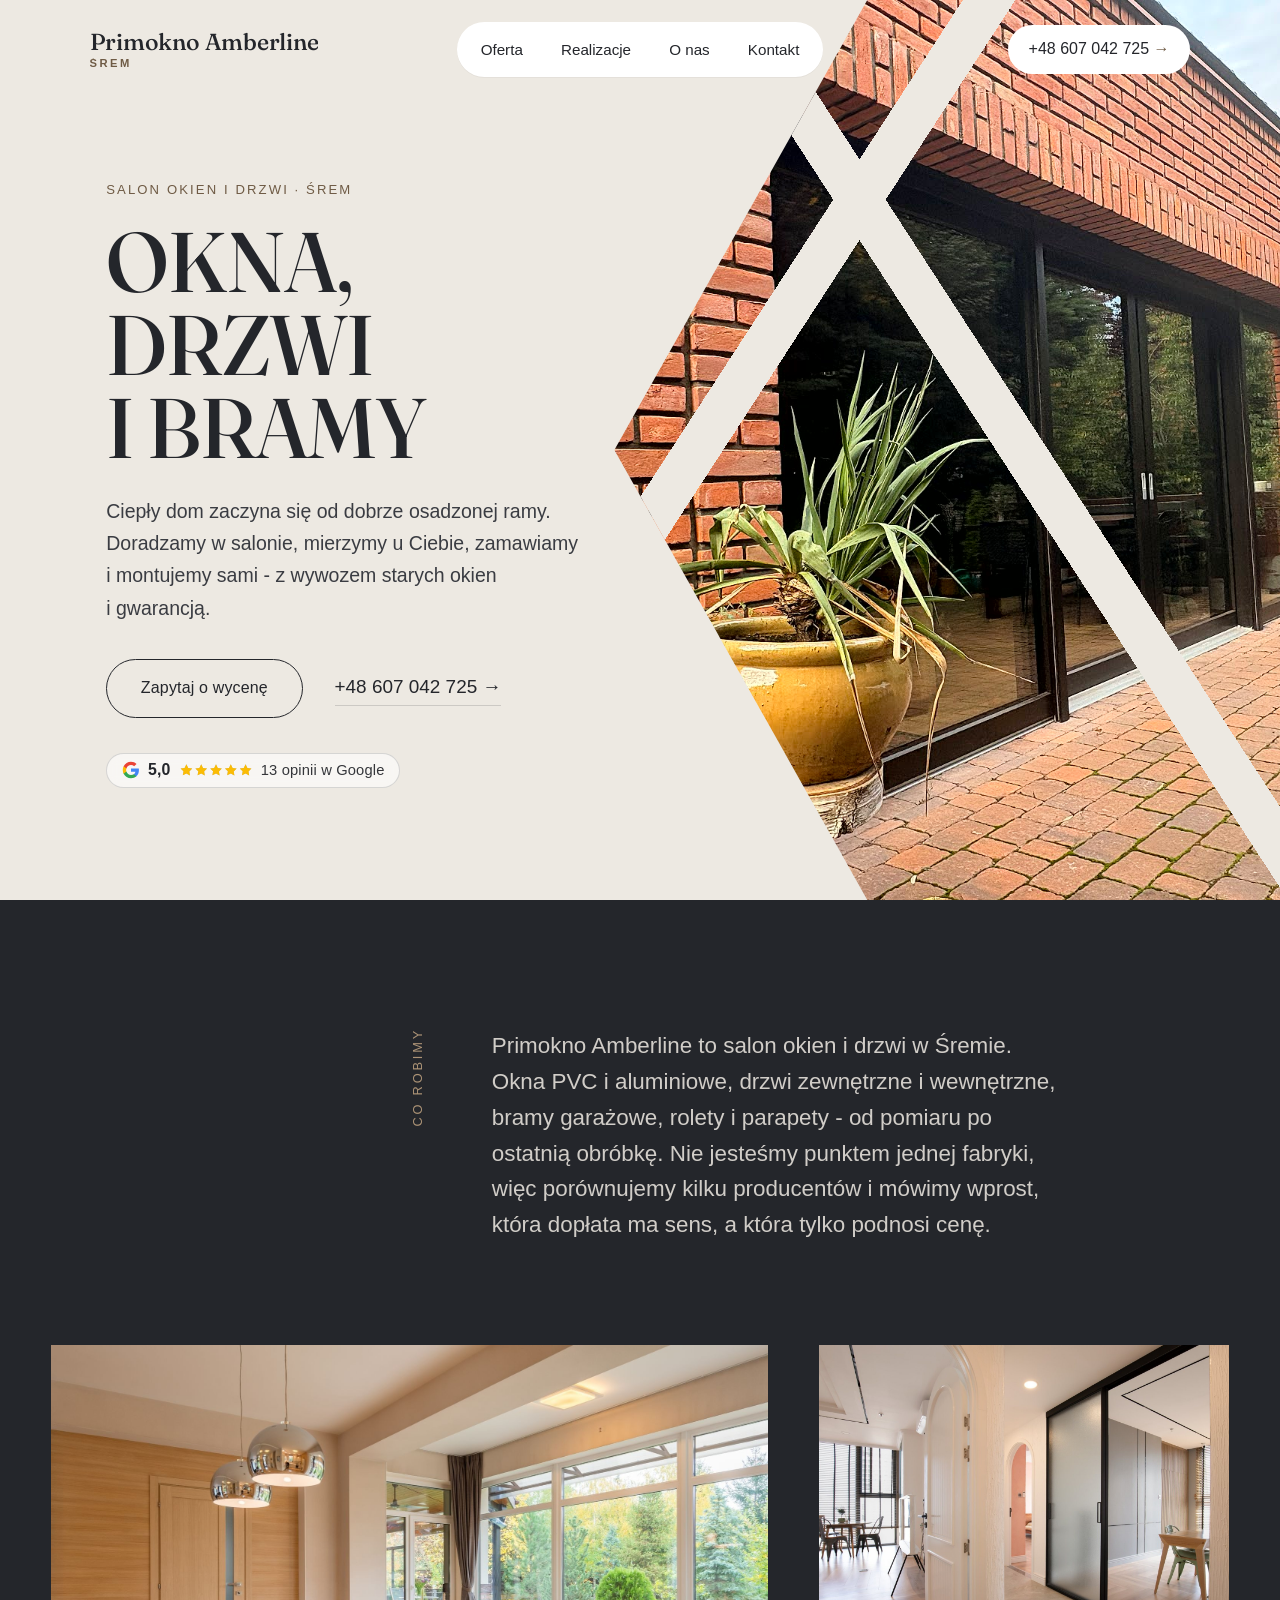
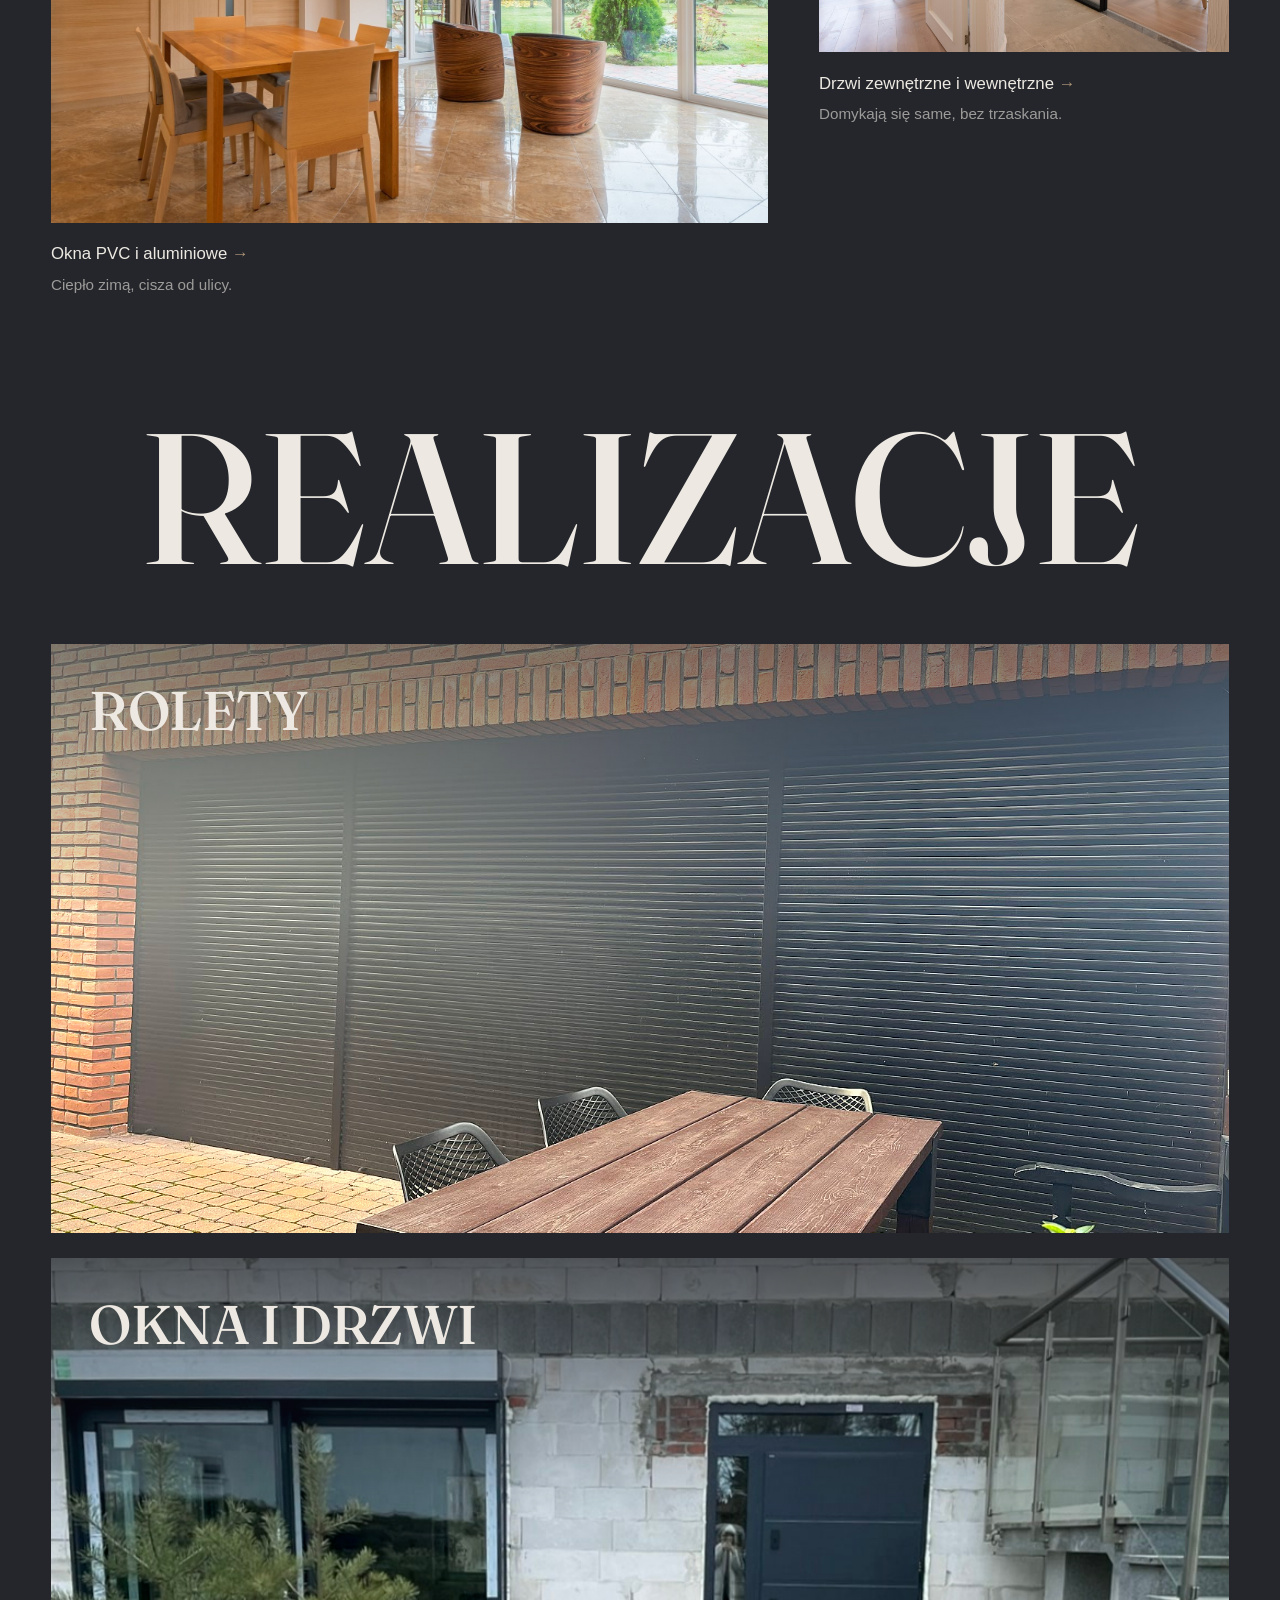
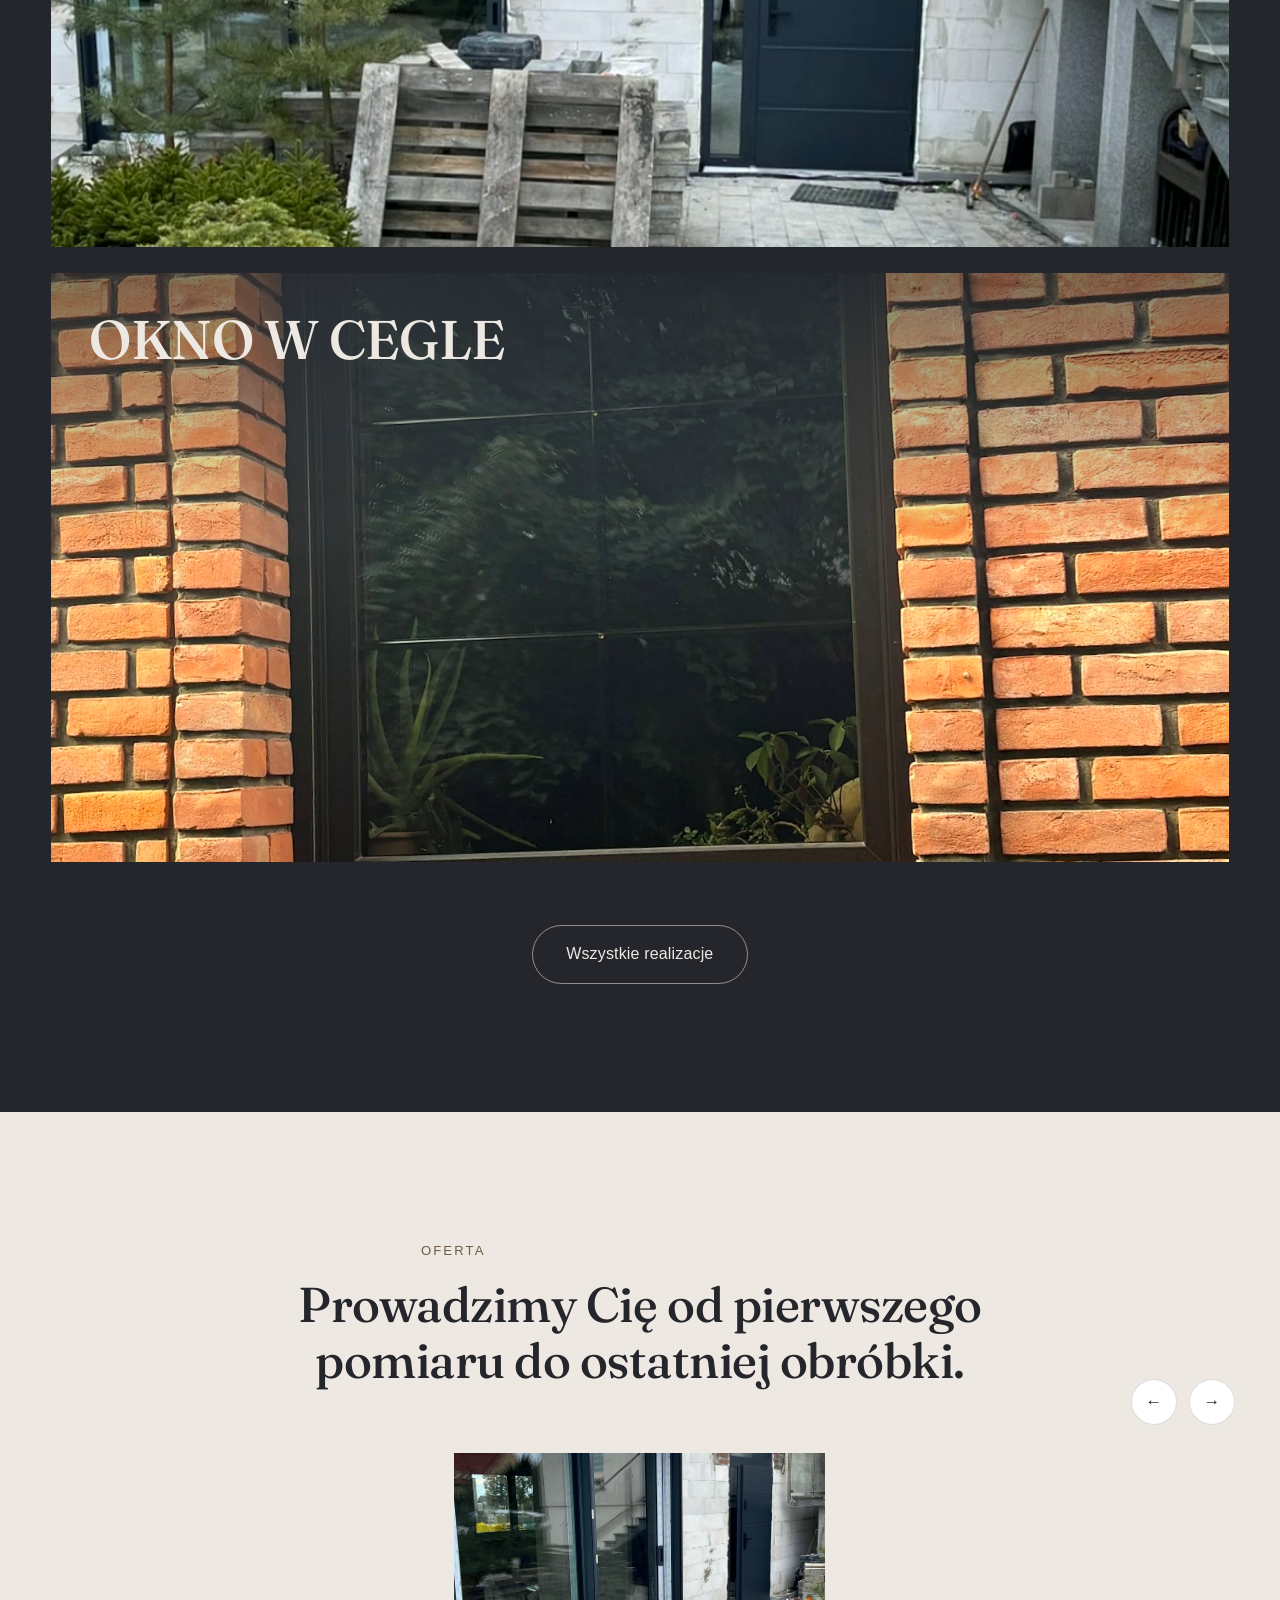
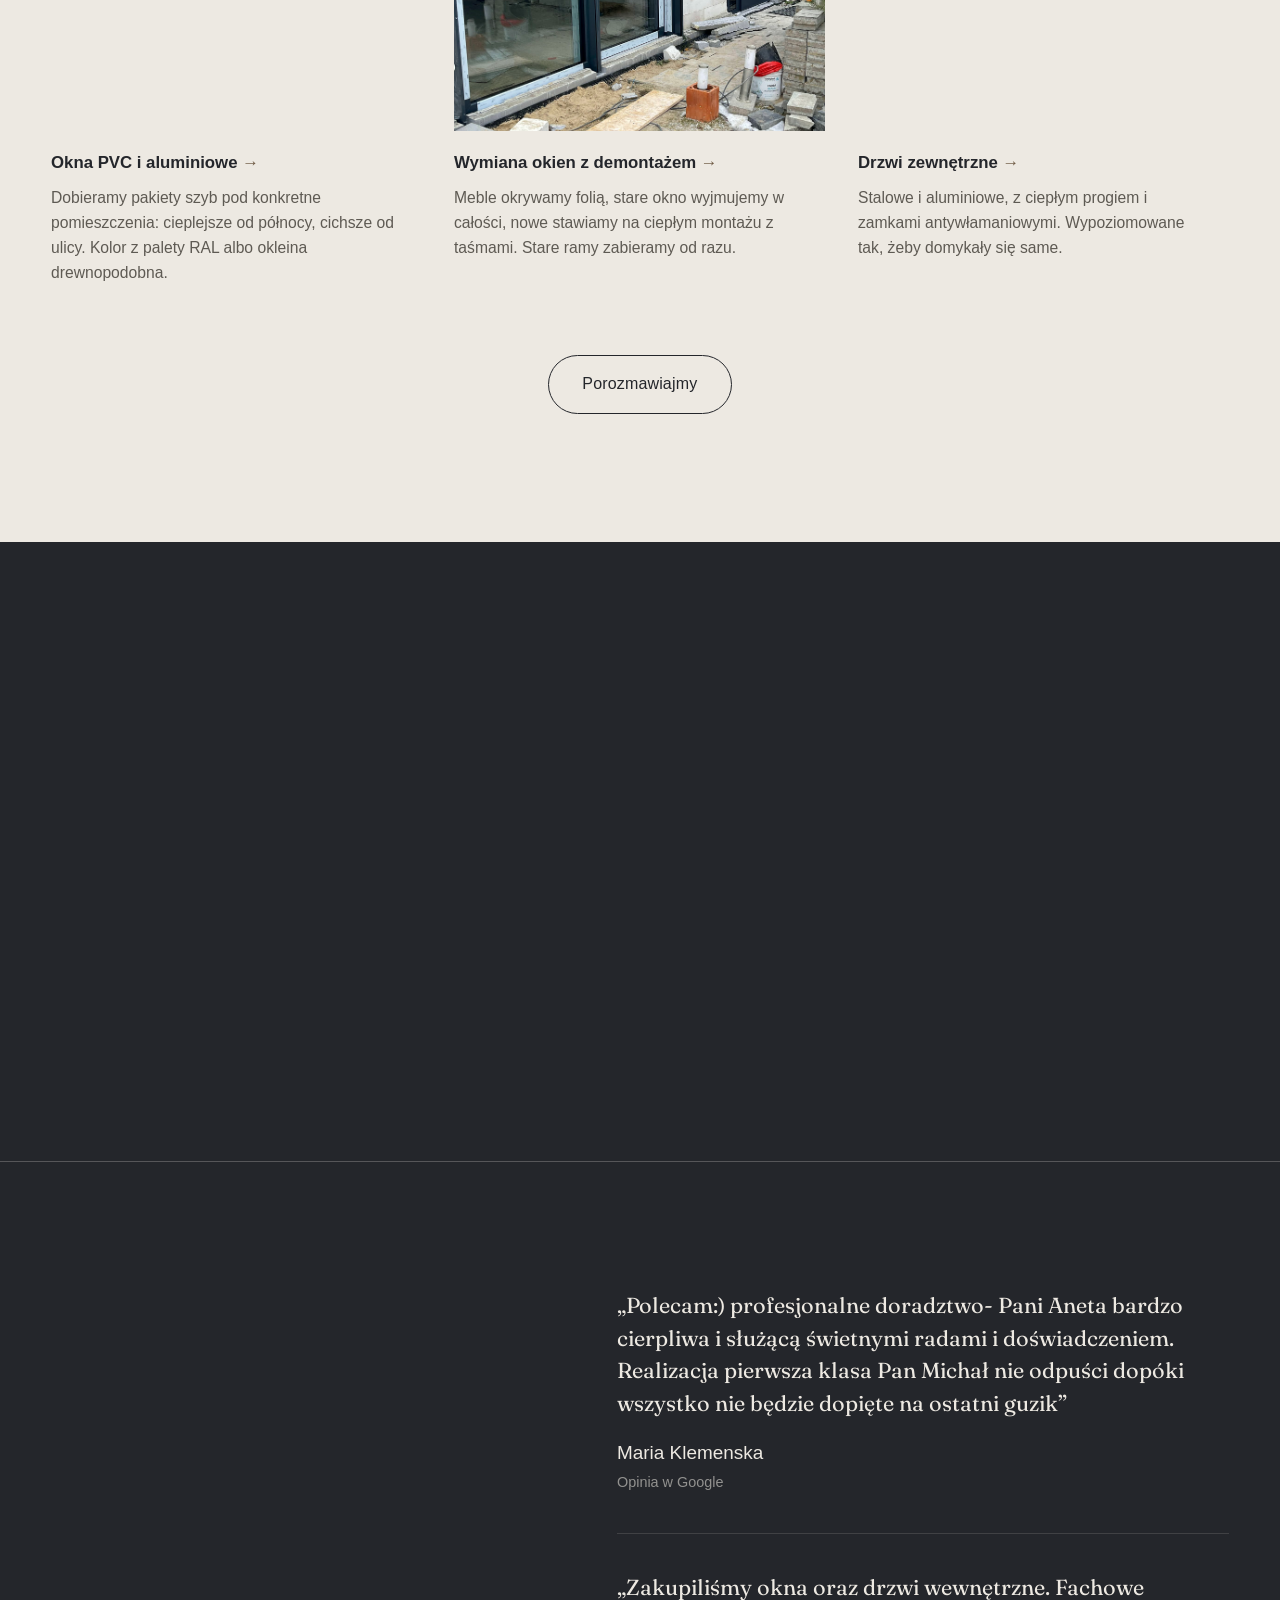
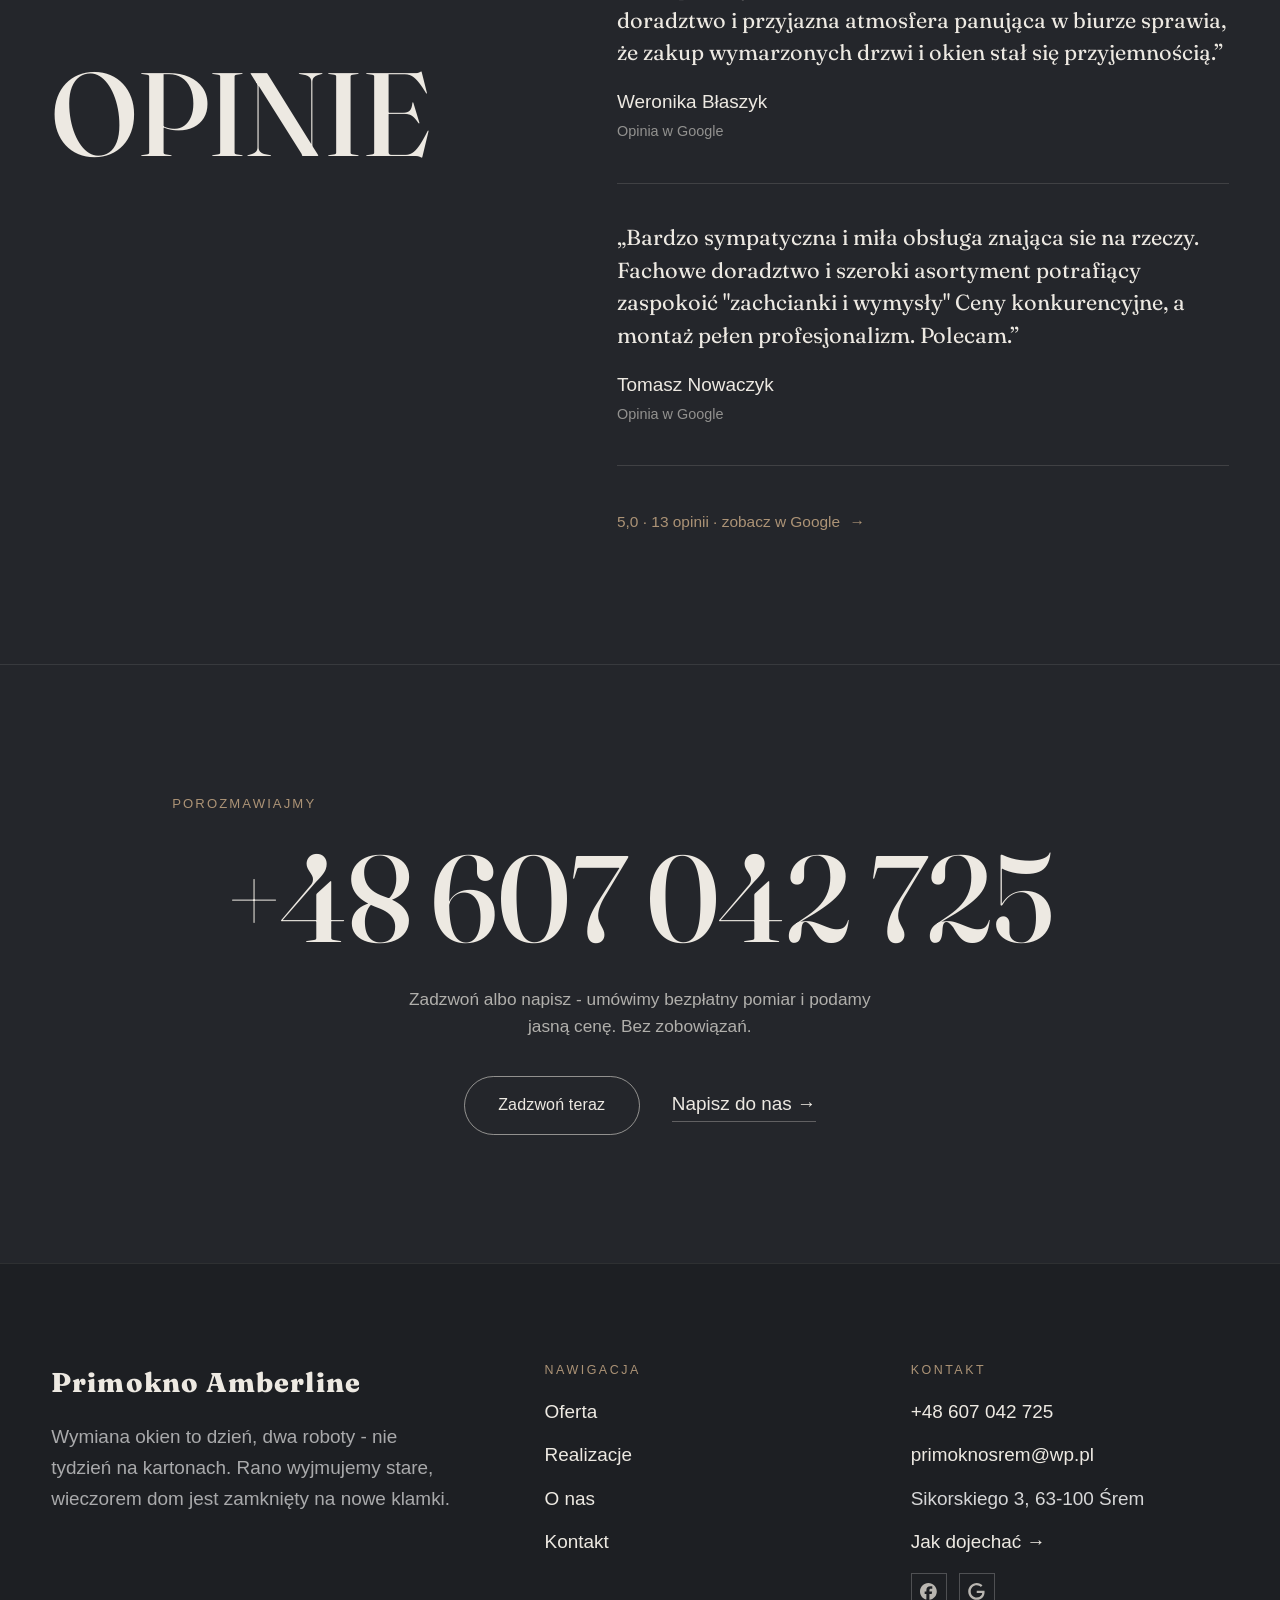
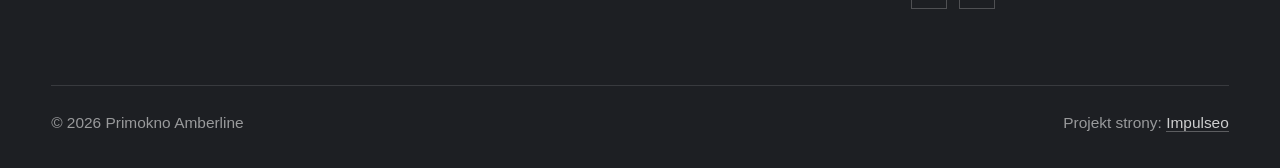
<file: index.html>
<!DOCTYPE html>
<html lang="pl">
<head>
<meta charset="UTF-8">
<meta name="viewport" content="width=device-width, initial-scale=1.0">
<title>Primokno Amberline - okna, drzwi i bramy z montażem</title>
<meta name="description" content="Okna PVC i aluminiowe, drzwi, bramy garażowe w Śremie. Bezpłatny pomiar, ciepły montaż, wywóz starych okien, gwarancja. Zadzwoń: +48 607 042 725.">
<link rel="canonical" href="https://kris20032.github.io/primokno-amberline/">
<meta name="robots" content="noindex, nofollow">
<meta property="og:type" content="website">
<meta property="og:locale" content="pl_PL">
<meta property="og:site_name" content="Primokno Amberline">
<meta property="og:title" content="Primokno Amberline - okna, drzwi i bramy z montażem">
<meta property="og:description" content="Okna PVC i aluminiowe, drzwi, bramy garażowe w Śremie. Bezpłatny pomiar, ciepły montaż, wywóz starych okien, gwarancja. Zadzwoń: +48 607 042 725.">
<meta property="og:url" content="https://kris20032.github.io/primokno-amberline/">
<meta property="og:image" content="https://kris20032.github.io/primokno-amberline/img/og.jpg">
<meta property="og:image:width" content="1200">
<meta property="og:image:height" content="630">
<meta name="twitter:card" content="summary_large_image">
<script type="application/ld+json">{"@context": "https://schema.org", "@type": "HomeAndConstructionBusiness", "name": "Primokno Amberline", "url": "https://kris20032.github.io/primokno-amberline/", "telephone": "+48607042725", "image": "https://kris20032.github.io/primokno-amberline/img/og.jpg", "areaServed": "Śrem", "sameAs": ["https://maps.google.com/?cid=6396037411283743260&g_mp=Cidnb29nbGUubWFwcy5wbGFjZXMudjEuUGxhY2VzLlNlYXJjaFRleHQQAhgEIAA", "https://www.facebook.com/p/Primokno-Amberline-100063574358501/?locale=pl_PL"]}</script>
<link rel="preconnect" href="https://fonts.googleapis.com">
<link rel="preconnect" href="https://fonts.gstatic.com" crossorigin>
<link href="https://fonts.googleapis.com/css2?family=Fraunces:opsz,wght@9..144,400;9..144,500;9..144,600&display=swap" rel="stylesheet">
<link rel="preconnect" href="https://api.fontshare.com" crossorigin>
<link href="https://api.fontshare.com/v2/css?f[]=satoshi@400,500,700&display=swap" rel="stylesheet">
<link rel="stylesheet" href="assets/styles.css?v=f9ef40aa">
</head>
<body class="kw-skin kw-home">

<header class="nav kw-nav">
  <div class="wrap nav-inner">
    <a class="brand" href="index.html"><span class="name">Primokno Amberline</span><span class="sub">Śrem</span></a>
    <nav class="nav-links">
      <a href="oferta.html">Oferta</a>
      <a href="realizacje.html">Realizacje</a>
      <a href="o-nas.html">O nas</a>
      <a href="kontakt.html">Kontakt</a>
      <a href="kontakt.html" class="btn btn-accent">Zapytaj o wycenę</a>
    </nav>
    <a class="kw-navphone" href="tel:+48607042725">+48 607 042 725 <span class="arr">→</span></a>
    <button class="nav-toggle" aria-label="Menu"><span></span><span></span><span></span></button>
  </div>
</header>

<main>
<section class="kw-hero">
  <div class="kw-hero__copy reveal">
    <span class="kw-sub">Salon okien i drzwi · Śrem</span>
    <h1 class="kw-h1">Okna, drzwi i&nbsp;bramy</h1>
    <p class="kw-lead">Ciepły dom zaczyna się od dobrze osadzonej ramy. Doradzamy w salonie, mierzymy u Ciebie, zamawiamy i montujemy sami - z wywozem starych okien i gwarancją.</p>
    <div class="kw-actions">
      <a href="kontakt.html" class="kw-btn">Zapytaj o wycenę</a>
      <a href="tel:+48607042725" class="kw-link">+48 607 042 725 <span class="arr">→</span></a>
    </div>
    <p class="hd-rating"><span class="g-badge"><svg class="gb-ico" viewBox="0 0 24 24" width="18" height="18" aria-hidden="true"><path fill="#4285F4" d="M22.56 12.25c0-.78-.07-1.53-.2-2.25H12v4.26h5.92c-.26 1.37-1.04 2.53-2.21 3.31v2.77h3.57c2.08-1.92 3.28-4.74 3.28-8.09z"/><path fill="#34A853" d="M12 23c2.97 0 5.46-.98 7.28-2.66l-3.57-2.77c-.98.66-2.23 1.06-3.71 1.06-2.86 0-5.29-1.93-6.16-4.53H2.18v2.84C3.99 20.53 7.7 23 12 23z"/><path fill="#FBBC05" d="M5.84 14.09c-.22-.66-.35-1.36-.35-2.09s.13-1.43.35-2.09V7.07H2.18C1.43 8.55 1 10.22 1 12s.43 3.45 1.18 4.93l2.85-2.22.81-.62z"/><path fill="#EA4335" d="M12 5.38c1.62 0 3.06.56 4.21 1.64l3.15-3.15C17.45 2.09 14.97 1 12 1 7.7 1 3.99 3.47 2.18 7.07l3.66 2.84c.87-2.6 3.3-4.53 6.16-4.53z"/></svg><b class="gb-ocena">5,0</b><svg class="gb-stars" viewBox="0 0 90 18" width="74" height="14.8" aria-hidden="true"><g fill="currentColor" opacity=".26"><path transform="translate(0,0)" d="M9 1.6l2.2 4.46 4.92.72-3.56 3.47.84 4.9L9 12.74l-4.4 2.31.84-4.9L1.88 6.68l4.92-.72L9 1.6Z"/><path transform="translate(18,0)" d="M9 1.6l2.2 4.46 4.92.72-3.56 3.47.84 4.9L9 12.74l-4.4 2.31.84-4.9L1.88 6.68l4.92-.72L9 1.6Z"/><path transform="translate(36,0)" d="M9 1.6l2.2 4.46 4.92.72-3.56 3.47.84 4.9L9 12.74l-4.4 2.31.84-4.9L1.88 6.68l4.92-.72L9 1.6Z"/><path transform="translate(54,0)" d="M9 1.6l2.2 4.46 4.92.72-3.56 3.47.84 4.9L9 12.74l-4.4 2.31.84-4.9L1.88 6.68l4.92-.72L9 1.6Z"/><path transform="translate(72,0)" d="M9 1.6l2.2 4.46 4.92.72-3.56 3.47.84 4.9L9 12.74l-4.4 2.31.84-4.9L1.88 6.68l4.92-.72L9 1.6Z"/></g><clipPath id="gs1000"><rect x="0" y="0" width="90.0" height="18"/></clipPath><g fill="#FBBC04" clip-path="url(#gs1000)"><path transform="translate(0,0)" d="M9 1.6l2.2 4.46 4.92.72-3.56 3.47.84 4.9L9 12.74l-4.4 2.31.84-4.9L1.88 6.68l4.92-.72L9 1.6Z"/><path transform="translate(18,0)" d="M9 1.6l2.2 4.46 4.92.72-3.56 3.47.84 4.9L9 12.74l-4.4 2.31.84-4.9L1.88 6.68l4.92-.72L9 1.6Z"/><path transform="translate(36,0)" d="M9 1.6l2.2 4.46 4.92.72-3.56 3.47.84 4.9L9 12.74l-4.4 2.31.84-4.9L1.88 6.68l4.92-.72L9 1.6Z"/><path transform="translate(54,0)" d="M9 1.6l2.2 4.46 4.92.72-3.56 3.47.84 4.9L9 12.74l-4.4 2.31.84-4.9L1.88 6.68l4.92-.72L9 1.6Z"/><path transform="translate(72,0)" d="M9 1.6l2.2 4.46 4.92.72-3.56 3.47.84 4.9L9 12.74l-4.4 2.31.84-4.9L1.88 6.68l4.92-.72L9 1.6Z"/></g></svg><span class="gb-txt">13 opinii w Google</span></span></p>
  </div>
  <div class="kw-hero__art" aria-hidden="true">
    <img src="img/hero.jpg" fetchpriority="high" alt="Ceglany dom z dużymi drzwiami tarasowymi w ciemnej ramie" width="1600" height="1200">
    <span class="kw-x"></span>
  </div>
</section>

<section class="kw-dark kw-about">
  <div class="wrap">
    <div class="kw-about__row reveal">
      <span class="kw-vlabel">Co robimy</span>
      <p class="kw-about__txt">Primokno Amberline to salon okien i drzwi w Śremie. Okna PVC i aluminiowe, drzwi zewnętrzne i wewnętrzne, bramy garażowe, rolety i parapety - od pomiaru po ostatnią obróbkę. Nie jesteśmy punktem jednej fabryki, więc porównujemy kilku producentów i mówimy wprost, która dopłata ma sens, a która tylko podnosi cenę.</p>
    </div>
    <div class="kw-duo">
      <a class="kw-duo__card kw-duo__card--big reveal" href="oferta.html">
        <figure><img src="img/g6.jpg" alt="Jasna jadalnia z dużymi przeszkleniami" loading="lazy" width="1880" height="1281" decoding="async"></figure>
        <span class="kw-duo__name">Okna PVC i aluminiowe <span class="arr">→</span></span>
        <span class="kw-duo__note">Ciepło zimą, cisza od ulicy.</span>
      </a>
      <a class="kw-duo__card kw-duo__card--small reveal" href="oferta.html">
        <figure><img src="img/g13.jpg" alt="Przesuwne drzwi szklane we wnętrzu" loading="lazy" width="1600" height="1066" decoding="async"></figure>
        <span class="kw-duo__name">Drzwi zewnętrzne i wewnętrzne <span class="arr">→</span></span>
        <span class="kw-duo__note">Domykają się same, bez trzaskania.</span>
      </a>
    </div>
  </div>
</section>

<section class="kw-dark kw-work">
  <div class="wrap">
    <h2 class="kw-huge reveal">Realizacje</h2>
    <div class="kw-projects">
      <a class="kw-project reveal" href="realizacje.html"><img src="img/g1.jpg" alt="Roleta zewnętrzna w ceglanej elewacji" loading="lazy" width="1600" height="1200" decoding="async"><h3 class="kw-project__title">Rolety</h3></a>
      <a class="kw-project reveal" href="realizacje.html"><img src="img/g3.jpg" alt="Nowe okna i drzwi w budynku" loading="lazy" width="1148" height="538" decoding="async"><h3 class="kw-project__title">Okna i drzwi</h3></a>
      <a class="kw-project reveal" href="realizacje.html"><img src="img/g2.jpg" alt="Okno w ciemnej ramie w elewacji z cegły" loading="lazy" width="1484" height="2032" decoding="async"><h3 class="kw-project__title">Okno w cegle</h3></a>
    </div>
    <div class="kw-center reveal"><a href="realizacje.html" class="kw-btn kw-btn--light">Wszystkie realizacje</a></div>
  </div>
</section>

<section class="kw-beige kw-services" id="produkty">
  <div class="wrap">
    <div class="kw-services__head reveal">
      <p class="kw-sub">Oferta</p>
      <h2 class="kw-h2">Prowadzimy Cię od pierwszego pomiaru do ostatniej obróbki.</h2>
    </div>
    <div class="kw-slider">
      <button class="kw-slider__nav kw-prev" type="button" aria-label="Poprzednie">←</button>
      <button class="kw-slider__nav kw-next" type="button" aria-label="Następne">→</button>
      <div class="kw-track">
        <a class="kw-svc reveal" href="oferta.html"><figure><img src="img/g12.jpg" alt="Okno ze szprosami i zasłonami" loading="lazy" width="1600" height="1066" decoding="async"></figure><span class="kw-svc__name">Okna PVC i aluminiowe <span class="arr">→</span></span><p>Dobieramy pakiety szyb pod konkretne pomieszczenia: cieplejsze od północy, cichsze od ulicy. Kolor z palety RAL albo okleina drewnopodobna.</p></a>
        <a class="kw-svc reveal" href="oferta.html"><figure><img src="img/g5.jpg" alt="Nowe okno osadzone w murze w trakcie montażu" loading="lazy" width="1600" height="2133" decoding="async"></figure><span class="kw-svc__name">Wymiana okien z demontażem <span class="arr">→</span></span><p>Meble okrywamy folią, stare okno wyjmujemy w całości, nowe stawiamy na ciepłym montażu z taśmami. Stare ramy zabieramy od razu.</p></a>
        <a class="kw-svc reveal" href="oferta.html"><figure><img src="img/g4.jpg" alt="Drzwi tarasowe po montażu" loading="lazy" width="747" height="992" decoding="async"></figure><span class="kw-svc__name">Drzwi zewnętrzne <span class="arr">→</span></span><p>Stalowe i aluminiowe, z ciepłym progiem i zamkami antywłamaniowymi. Wypoziomowane tak, żeby domykały się same.</p></a>
        <a class="kw-svc reveal" href="oferta.html"><figure><img src="img/g8.jpg" alt="Jasne wnętrze z przeszklonymi drzwiami" loading="lazy" width="1600" height="1068" decoding="async"></figure><span class="kw-svc__name">Drzwi wewnętrzne <span class="arr">→</span></span><p>Przylgowe, bezprzylgowe i przesuwne, z ościeżnicą regulowaną, która kryje nierówności ściany po remoncie.</p></a>
        <a class="kw-svc reveal" href="oferta.html"><figure><img src="img/g14.jpg" alt="Nowoczesny dom z cegły" loading="lazy" width="1600" height="1068" decoding="async"></figure><span class="kw-svc__name">Bramy garażowe <span class="arr">→</span></span><p>Segmentowe z ociepleniem, często bez kucia nadproża. Sprężyny pod ciężar konkretnej bramy, piloty i pokaz awaryjnego otwierania.</p></a>
        <a class="kw-svc reveal" href="oferta.html"><figure><img src="img/g9.jpg" alt="Rolety i okiennice zewnętrzne" loading="lazy" width="1600" height="1066" decoding="async"></figure><span class="kw-svc__name">Rolety, moskitiery i parapety <span class="arr">→</span></span><p>Rolety podtynkowe i nadstawne, moskitiery, parapety z konglomeratu, PVC i stali. Jeden pomiar, jedna ekipa.</p></a>
      </div>
    </div>
    <div class="kw-center reveal"><a href="kontakt.html" class="kw-btn">Porozmawiajmy</a></div>
  </div>
</section>

<section class="stopklatka" aria-hidden="true">
  <div class="stk-bg" style="background-image:url(img/g10.jpg)"></div>
</section>

<section class="kw-dark kw-kudos">
  <div class="wrap">
    <div class="kw-kudos__grid">
      <h2 class="kw-huge kw-huge--side reveal">Opinie</h2>
      <div class="kw-quotes">
        <figure class="kw-quote reveal"><blockquote>„Polecam:) profesjonalne doradztwo- Pani Aneta bardzo cierpliwa i służącą świetnymi radami i doświadczeniem. Realizacja pierwsza klasa Pan Michał nie odpuści dopóki wszystko nie będzie dopięte na ostatni guzik”</blockquote><figcaption>Maria Klemenska <span>Opinia w Google</span></figcaption></figure>
        <figure class="kw-quote reveal"><blockquote>„Zakupiliśmy okna oraz drzwi wewnętrzne. Fachowe doradztwo i przyjazna atmosfera panująca w biurze sprawia, że zakup wymarzonych drzwi i okien stał się przyjemnością.”</blockquote><figcaption>Weronika Błaszyk <span>Opinia w Google</span></figcaption></figure>
        <figure class="kw-quote reveal"><blockquote>„Bardzo sympatyczna i miła obsługa znająca sie na rzeczy. Fachowe doradztwo i szeroki asortyment potrafiący zaspokoić "zachcianki i wymysły" Ceny konkurencyjne, a montaż pełen profesjonalizm. Polecam.”</blockquote><figcaption>Tomasz Nowaczyk <span>Opinia w Google</span></figcaption></figure>
        <p class="reveal"><a class="op-google" href="https://maps.google.com/?cid=6396037411283743260&amp;g_mp=Cidnb29nbGUubWFwcy5wbGFjZXMudjEuUGxhY2VzLlNlYXJjaFRleHQQAhgEIAA" target="_blank" rel="noopener"><span>5,0 · 13 opinii · zobacz w Google</span><span class="arr">→</span></a></p>
      </div>
    </div>
  </div>
</section>

<section class="kw-dark kw-cta">
  <div class="wrap reveal">
    <p class="kw-sub">Porozmawiajmy</p>
    <h2 class="kw-phone-big"><a href="tel:+48607042725">+48 607 042 725</a></h2>
    <p class="kw-cta__txt">Zadzwoń albo napisz - umówimy bezpłatny pomiar i podamy jasną cenę. Bez zobowiązań.</p>
    <div class="kw-actions kw-actions--center">
      <a href="tel:+48607042725" class="kw-btn kw-btn--light">Zadzwoń teraz</a>
      <a href="kontakt.html" class="kw-link kw-link--light">Napisz do nas <span class="arr">→</span></a>
    </div>
  </div>
</section>
</main>


<footer>
  <div class="wrap">
    <div class="foot-grid">
      <div class="foot-brand">
        <div class="name">Primokno Amberline</div>
        <p>Wymiana okien to dzień, dwa roboty - nie tydzień na kartonach. Rano wyjmujemy stare, wieczorem dom jest zamknięty na nowe klamki.</p>
      </div>
      <div class="foot-col">
        <h4>Nawigacja</h4>
        <a href="oferta.html">Oferta</a>
        <a href="realizacje.html">Realizacje</a>
        <a href="o-nas.html">O nas</a>
        <a href="kontakt.html">Kontakt</a>
      </div>
      <div class="foot-col">
        <h4>Kontakt</h4>
        <a href="tel:+48607042725">+48 607 042 725</a>
        <a href="mailto:primoknosrem@wp.pl">primoknosrem@wp.pl</a>
        <p>Sikorskiego 3, 63-100 Śrem</p>
        <a href="https://maps.google.com/?cid=6396037411283743260&g_mp=Cidnb29nbGUubWFwcy5wbGFjZXMudjEuUGxhY2VzLlNlYXJjaFRleHQQAhgEIAA" target="_blank" rel="noopener">Jak dojechać →</a>
      <div class="foot-soc">
        <a class="soc" href="https://www.facebook.com/p/Primokno-Amberline-100063574358501/?locale=pl_PL" target="_blank" rel="noopener" aria-label="Facebook - Primokno Amberline"><svg viewBox="0 0 24 24" aria-hidden="true" focusable="false"><path d="M9.101 23.691v-7.98H6.627v-3.667h2.474v-1.58c0-4.085 1.848-5.978 5.858-5.978.401 0 .955.042 1.468.103a8.68 8.68 0 0 1 1.141.195v3.325a8.623 8.623 0 0 0-.653-.036 26.805 26.805 0 0 0-.733-.009c-.707 0-1.259.096-1.675.309a1.686 1.686 0 0 0-.679.622c-.258.42-.374.995-.374 1.752v1.297h3.919l-.386 2.103-.287 1.564h-3.246v8.245C19.396 23.238 24 18.179 24 12.044c0-6.627-5.373-12-12-12s-12 5.373-12 12c0 5.628 3.874 10.35 9.101 11.647Z" fill="currentColor"/></svg></a>
        <a class="soc" href="https://maps.google.com/?cid=6396037411283743260&g_mp=Cidnb29nbGUubWFwcy5wbGFjZXMudjEuUGxhY2VzLlNlYXJjaFRleHQQAhgEIAA" target="_blank" rel="noopener" aria-label="Google - Primokno Amberline"><svg viewBox="0 0 24 24" aria-hidden="true" focusable="false"><path d="M12.48 10.92v3.28h7.84c-.24 1.84-.853 3.187-1.787 4.133-1.147 1.147-2.933 2.4-6.053 2.4-4.827 0-8.6-3.893-8.6-8.72s3.773-8.72 8.6-8.72c2.6 0 4.507 1.027 5.907 2.347l2.307-2.307C18.747 1.44 16.133 0 12.48 0 5.867 0 .307 5.387.307 12s5.56 12 12.173 12c3.573 0 6.267-1.173 8.373-3.36 2.16-2.16 2.84-5.213 2.84-7.667 0-.76-.053-1.467-.173-2.053H12.48z" fill="currentColor"/></svg></a>
      </div>
      </div>
    </div>
    <div class="foot-bot">
      <span>© 2026 Primokno Amberline</span>
      <span>Projekt strony: <a class="foot-credit" href="https://impulseo.pl" target="_blank" rel="noopener">Impulseo</a></span>
    </div>
  </div>
</footer>
<div class="sticky-reserve"><a class="sr-book" href="kontakt.html">Zapytaj o wycenę</a><a class="sr-call" href="tel:+48607042725" aria-label="Zadzwoń"><svg class="ico-tel" width="16" height="16" viewBox="0 0 24 24" fill="none" aria-hidden="true"><path d="M6.6 10.8a15.5 15.5 0 0 0 6.6 6.6l2.2-2.2a1 1 0 0 1 1-.24 11.4 11.4 0 0 0 3.6.58 1 1 0 0 1 1 1V20a1 1 0 0 1-1 1A17 17 0 0 1 3 4a1 1 0 0 1 1-1h3.5a1 1 0 0 1 1 1c0 1.25.2 2.46.58 3.6a1 1 0 0 1-.25 1l-2.23 2.2Z" fill="currentColor"/></svg></a></div>
<div class="demo-wazne" data-do="2026-11-10" data-cykl="3" hidden><svg class="dw-ico" width="13" height="13" viewBox="0 0 24 24" fill="none" aria-hidden="true"><circle cx="12" cy="12" r="8.6" stroke="currentColor" stroke-width="1.8"/><path d="M12 7.2V12l3.3 2" stroke="currentColor" stroke-width="1.8" stroke-linecap="round"/></svg><span class="dw-txt"></span></div>

<script src="assets/main.js"></script>
</body>
</html>
</file>
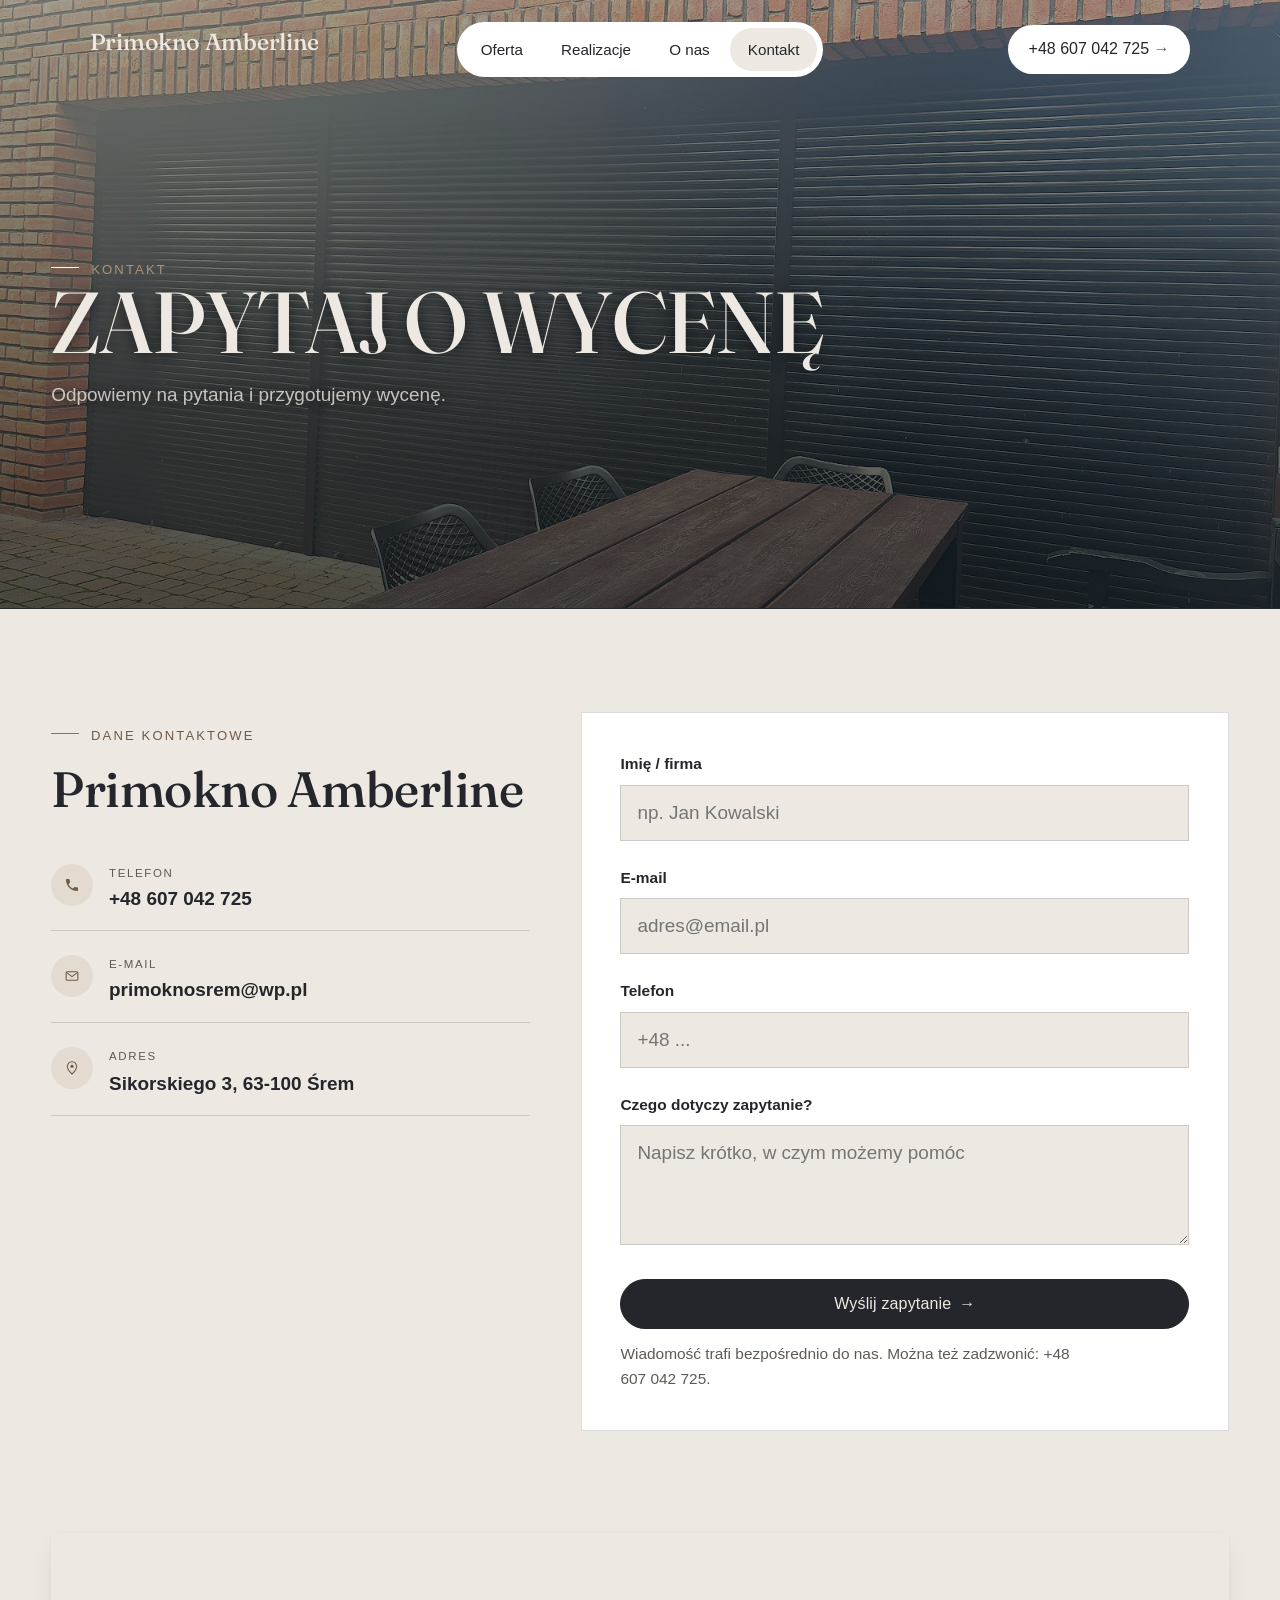
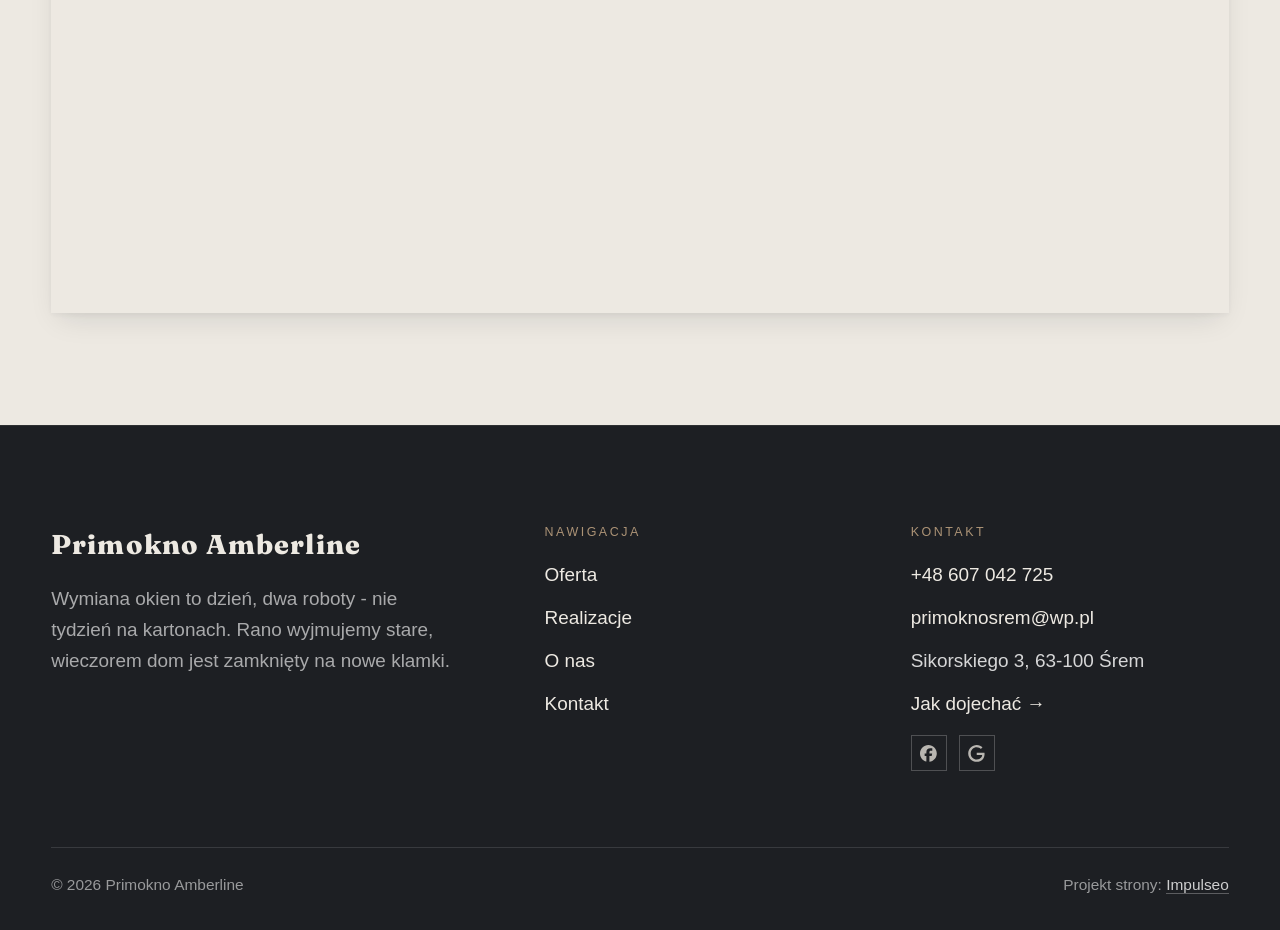
<file: kontakt.html>
<!DOCTYPE html>
<html lang="pl">
<head>
<meta charset="UTF-8">
<meta name="viewport" content="width=device-width, initial-scale=1.0">
<title>Kontakt - Primokno Amberline</title>
<meta name="description" content="Kontakt Primokno Amberline - Sikorskiego 3, 63-100 Śrem">
<link rel="canonical" href="https://kris20032.github.io/primokno-amberline/kontakt.html">
<meta name="robots" content="noindex, nofollow">
<meta property="og:type" content="website">
<meta property="og:locale" content="pl_PL">
<meta property="og:site_name" content="Primokno Amberline">
<meta property="og:title" content="Kontakt - Primokno Amberline">
<meta property="og:description" content="Kontakt Primokno Amberline - Sikorskiego 3, 63-100 Śrem">
<meta property="og:url" content="https://kris20032.github.io/primokno-amberline/kontakt.html">
<meta property="og:image" content="https://kris20032.github.io/primokno-amberline/img/og.jpg">
<meta property="og:image:width" content="1200">
<meta property="og:image:height" content="630">
<meta name="twitter:card" content="summary_large_image">
<link rel="preconnect" href="https://fonts.googleapis.com">
<link rel="preconnect" href="https://fonts.gstatic.com" crossorigin>
<link href="https://fonts.googleapis.com/css2?family=Fraunces:opsz,wght@9..144,400;9..144,500;9..144,600&display=swap" rel="stylesheet">
<link rel="preconnect" href="https://api.fontshare.com" crossorigin>
<link href="https://api.fontshare.com/v2/css?f[]=satoshi@400,500,700&display=swap" rel="stylesheet">
<link rel="stylesheet" href="assets/styles.css?v=f9ef40aa">
</head>
<body class="kw-skin">

<header class="nav kw-nav">
  <div class="wrap nav-inner">
    <a class="brand" href="index.html"><span class="name">Primokno Amberline</span><span class="sub">Śrem</span></a>
    <nav class="nav-links">
      <a href="oferta.html">Oferta</a>
      <a href="realizacje.html">Realizacje</a>
      <a href="o-nas.html">O nas</a>
      <a href="kontakt.html" class="active" aria-current="page">Kontakt</a>
      <a href="kontakt.html" class="btn btn-accent">Zapytaj o wycenę</a>
    </nav>
    <a class="kw-navphone" href="tel:+48607042725">+48 607 042 725 <span class="arr">→</span></a>
    <button class="nav-toggle" aria-label="Menu"><span></span><span></span><span></span></button>
  </div>
</header>

<main>
<section class="pagehead">
  <img src="img/g1.jpg" alt="Primokno Amberline - Zapytaj o wycenę" width="1600" height="1200" decoding="async">
  <div class="wrap">
    <span class="eyebrow">Kontakt</span>
    <h1>Zapytaj o wycenę</h1>
    <p>Odpowiemy na pytania i przygotujemy wycenę.</p>
  </div>
</section>
<section>
  <div class="wrap contact-grid">
    <div class="reveal">
      <span class="eyebrow">Dane kontaktowe</span>
      <h2 style="margin:var(--space-4) 0 var(--space-6)">Primokno Amberline</h2>
      <div class="info-list">
        <div class="info-row"><div class="ic"><svg class="ico-tel" width="16" height="16" viewBox="0 0 24 24" fill="none" aria-hidden="true"><path d="M6.6 10.8a15.5 15.5 0 0 0 6.6 6.6l2.2-2.2a1 1 0 0 1 1-.24 11.4 11.4 0 0 0 3.6.58 1 1 0 0 1 1 1V20a1 1 0 0 1-1 1A17 17 0 0 1 3 4a1 1 0 0 1 1-1h3.5a1 1 0 0 1 1 1c0 1.25.2 2.46.58 3.6a1 1 0 0 1-.25 1l-2.23 2.2Z" fill="currentColor"/></svg></div><div><div class="lbl">Telefon</div><a class="val" href="tel:+48607042725">+48 607 042 725</a></div></div>
        <div class="info-row"><div class="ic"><svg class="ico-mail" width="16" height="16" viewBox="0 0 24 24" fill="none" aria-hidden="true"><rect x="3.2" y="5.5" width="17.6" height="13" rx="1.6" stroke="currentColor" stroke-width="1.6"/><path d="M4 7l8 6 8-6" stroke="currentColor" stroke-width="1.6" stroke-linecap="round" stroke-linejoin="round"/></svg></div><div><div class="lbl">E-mail</div><a class="val" href="mailto:primoknosrem@wp.pl">primoknosrem@wp.pl</a></div></div>
        <div class="info-row"><div class="ic"><svg class="ico-pin" width="16" height="16" viewBox="0 0 24 24" fill="none" aria-hidden="true"><path d="M12 21s7-6.1 7-11.5A7 7 0 0 0 5 9.5C5 14.9 12 21 12 21Z" stroke="currentColor" stroke-width="1.6" fill="none"/><circle cx="12" cy="9.5" r="2.4" fill="currentColor"/></svg></div><div><div class="lbl">Adres</div><div class="val">Sikorskiego 3, 63-100 Śrem</div></div></div>
      </div>
    </div>
    <div class="reveal">
      <form class="form" action="https://formsubmit.co/primoknosrem@wp.pl" method="POST">
        <input type="hidden" name="_subject" value="Zapytanie ze strony Primokno Amberline">
        <input type="hidden" name="_captcha" value="false">
        <input type="hidden" name="_template" value="table">
        <div class="fld"><label for="name">Imię / firma</label><input id="name" name="name" type="text" placeholder="np. Jan Kowalski" required></div>
        <div class="fld"><label for="email">E-mail</label><input id="email" name="email" type="email" placeholder="adres@email.pl" required></div>
        <div class="fld"><label for="phone">Telefon</label><input id="phone" name="phone" type="tel" placeholder="+48 ..."></div>
        <div class="fld"><label for="msg">Czego dotyczy zapytanie?</label><textarea id="msg" name="message" placeholder="Napisz krótko, w czym możemy pomóc" required></textarea></div>
        <button type="submit" class="btn btn-accent" style="width:100%;justify-content:center">Wyślij zapytanie <span class="arr">→</span></button>
        <p class="note">Wiadomość trafi bezpośrednio do nas. Można też zadzwonić: +48 607 042 725.</p>
      </form>
    </div>
  </div>
</section>
<section style="padding-top:0">
  <div class="wrap reveal">
    <iframe class="map" title="Primokno Amberline - Śrem" src="https://maps.google.com/maps?q=52.0890718%2C17.0141598&z=15&output=embed" loading="lazy" referrerpolicy="no-referrer-when-downgrade"></iframe>
  </div>
</section>
</main>

<footer>
  <div class="wrap">
    <div class="foot-grid">
      <div class="foot-brand">
        <div class="name">Primokno Amberline</div>
        <p>Wymiana okien to dzień, dwa roboty - nie tydzień na kartonach. Rano wyjmujemy stare, wieczorem dom jest zamknięty na nowe klamki.</p>
      </div>
      <div class="foot-col">
        <h4>Nawigacja</h4>
        <a href="oferta.html">Oferta</a>
        <a href="realizacje.html">Realizacje</a>
        <a href="o-nas.html">O nas</a>
        <a href="kontakt.html">Kontakt</a>
      </div>
      <div class="foot-col">
        <h4>Kontakt</h4>
        <a href="tel:+48607042725">+48 607 042 725</a>
        <a href="mailto:primoknosrem@wp.pl">primoknosrem@wp.pl</a>
        <p>Sikorskiego 3, 63-100 Śrem</p>
        <a href="https://maps.google.com/?cid=6396037411283743260&g_mp=Cidnb29nbGUubWFwcy5wbGFjZXMudjEuUGxhY2VzLlNlYXJjaFRleHQQAhgEIAA" target="_blank" rel="noopener">Jak dojechać →</a>
      <div class="foot-soc">
        <a class="soc" href="https://www.facebook.com/p/Primokno-Amberline-100063574358501/?locale=pl_PL" target="_blank" rel="noopener" aria-label="Facebook - Primokno Amberline"><svg viewBox="0 0 24 24" aria-hidden="true" focusable="false"><path d="M9.101 23.691v-7.98H6.627v-3.667h2.474v-1.58c0-4.085 1.848-5.978 5.858-5.978.401 0 .955.042 1.468.103a8.68 8.68 0 0 1 1.141.195v3.325a8.623 8.623 0 0 0-.653-.036 26.805 26.805 0 0 0-.733-.009c-.707 0-1.259.096-1.675.309a1.686 1.686 0 0 0-.679.622c-.258.42-.374.995-.374 1.752v1.297h3.919l-.386 2.103-.287 1.564h-3.246v8.245C19.396 23.238 24 18.179 24 12.044c0-6.627-5.373-12-12-12s-12 5.373-12 12c0 5.628 3.874 10.35 9.101 11.647Z" fill="currentColor"/></svg></a>
        <a class="soc" href="https://maps.google.com/?cid=6396037411283743260&g_mp=Cidnb29nbGUubWFwcy5wbGFjZXMudjEuUGxhY2VzLlNlYXJjaFRleHQQAhgEIAA" target="_blank" rel="noopener" aria-label="Google - Primokno Amberline"><svg viewBox="0 0 24 24" aria-hidden="true" focusable="false"><path d="M12.48 10.92v3.28h7.84c-.24 1.84-.853 3.187-1.787 4.133-1.147 1.147-2.933 2.4-6.053 2.4-4.827 0-8.6-3.893-8.6-8.72s3.773-8.72 8.6-8.72c2.6 0 4.507 1.027 5.907 2.347l2.307-2.307C18.747 1.44 16.133 0 12.48 0 5.867 0 .307 5.387.307 12s5.56 12 12.173 12c3.573 0 6.267-1.173 8.373-3.36 2.16-2.16 2.84-5.213 2.84-7.667 0-.76-.053-1.467-.173-2.053H12.48z" fill="currentColor"/></svg></a>
      </div>
      </div>
    </div>
    <div class="foot-bot">
      <span>© 2026 Primokno Amberline</span>
      <span>Projekt strony: <a class="foot-credit" href="https://impulseo.pl" target="_blank" rel="noopener">Impulseo</a></span>
    </div>
  </div>
</footer>
<div class="sticky-reserve"><a class="sr-book" href="kontakt.html">Zapytaj o wycenę</a><a class="sr-call" href="tel:+48607042725" aria-label="Zadzwoń"><svg class="ico-tel" width="16" height="16" viewBox="0 0 24 24" fill="none" aria-hidden="true"><path d="M6.6 10.8a15.5 15.5 0 0 0 6.6 6.6l2.2-2.2a1 1 0 0 1 1-.24 11.4 11.4 0 0 0 3.6.58 1 1 0 0 1 1 1V20a1 1 0 0 1-1 1A17 17 0 0 1 3 4a1 1 0 0 1 1-1h3.5a1 1 0 0 1 1 1c0 1.25.2 2.46.58 3.6a1 1 0 0 1-.25 1l-2.23 2.2Z" fill="currentColor"/></svg></a></div>
<div class="demo-wazne" data-do="2026-11-10" data-cykl="3" hidden><svg class="dw-ico" width="13" height="13" viewBox="0 0 24 24" fill="none" aria-hidden="true"><circle cx="12" cy="12" r="8.6" stroke="currentColor" stroke-width="1.8"/><path d="M12 7.2V12l3.3 2" stroke="currentColor" stroke-width="1.8" stroke-linecap="round"/></svg><span class="dw-txt"></span></div>

<script src="assets/main.js"></script>
</body>
</html>
</file>
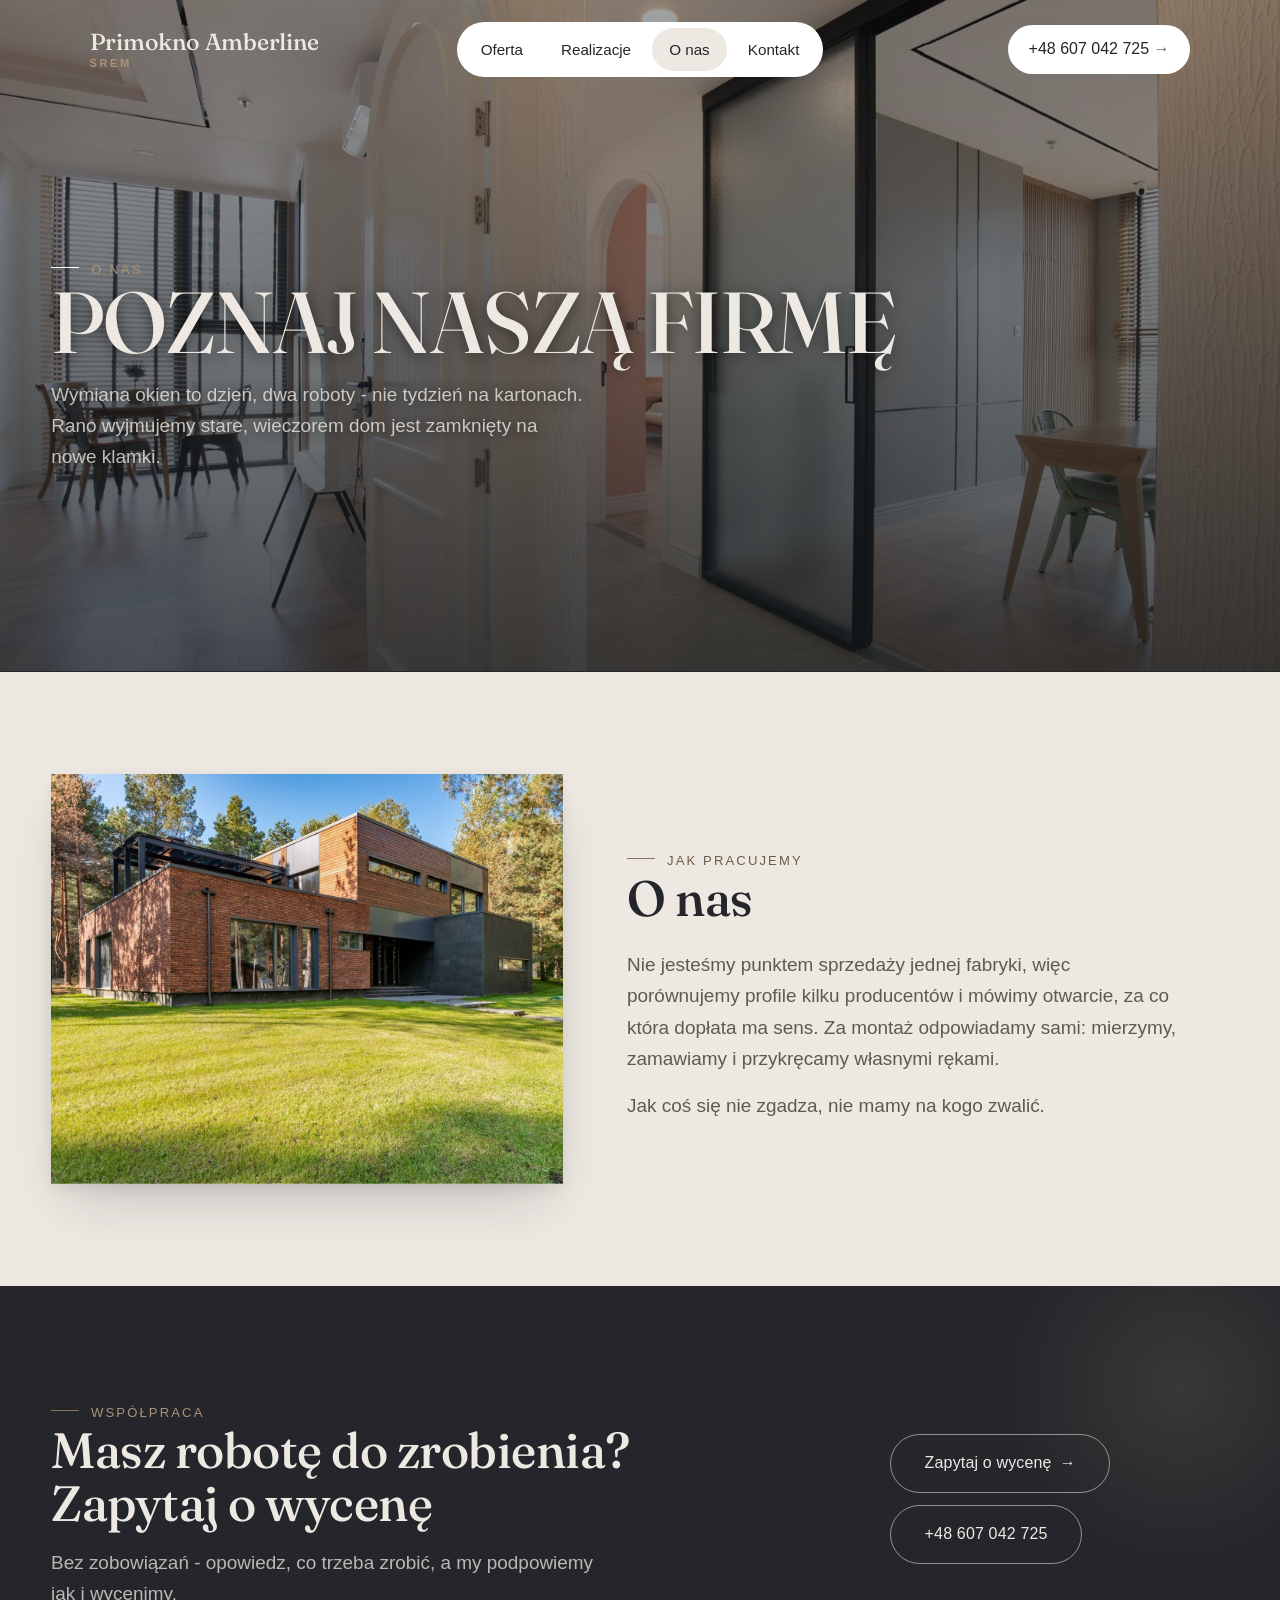
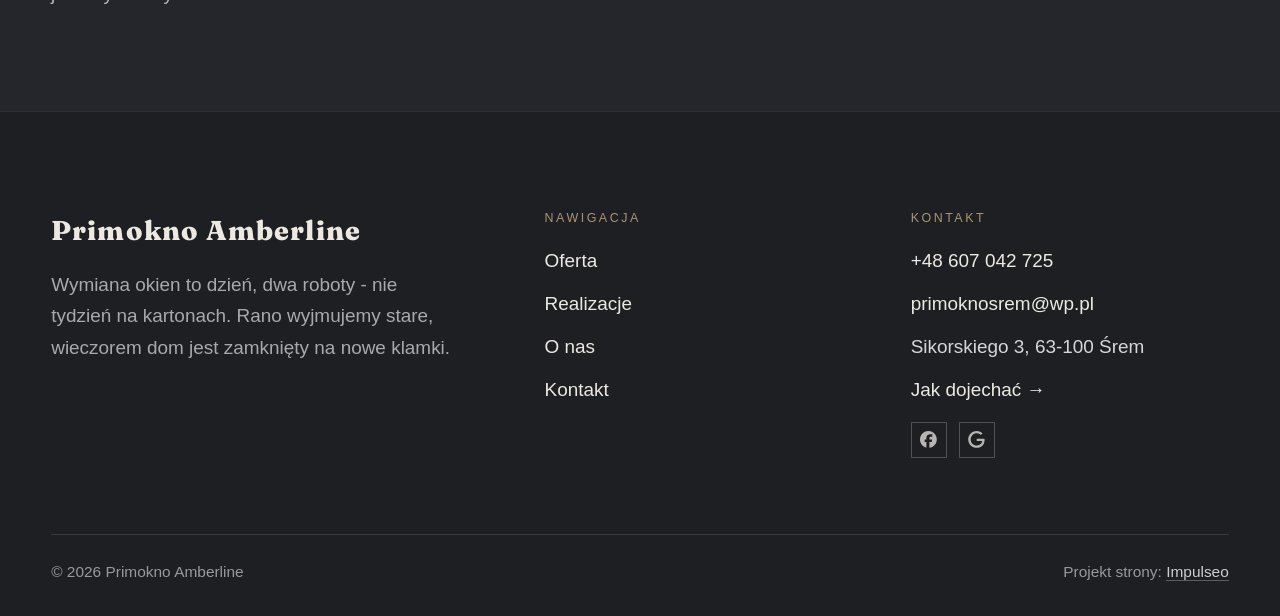
<file: o-nas.html>
<!DOCTYPE html>
<html lang="pl">
<head>
<meta charset="UTF-8">
<meta name="viewport" content="width=device-width, initial-scale=1.0">
<title>O nas - Primokno Amberline</title>
<meta name="description" content="Okna PVC i aluminiowe, drzwi, bramy garażowe w Śremie. Bezpłatny pomiar, ciepły montaż, wywóz starych okien, gwarancja. Zadzwoń: +48 607 042 725.">
<link rel="canonical" href="https://kris20032.github.io/primokno-amberline/o-nas.html">
<meta name="robots" content="noindex, nofollow">
<meta property="og:type" content="website">
<meta property="og:locale" content="pl_PL">
<meta property="og:site_name" content="Primokno Amberline">
<meta property="og:title" content="O nas - Primokno Amberline">
<meta property="og:description" content="Okna PVC i aluminiowe, drzwi, bramy garażowe w Śremie. Bezpłatny pomiar, ciepły montaż, wywóz starych okien, gwarancja. Zadzwoń: +48 607 042 725.">
<meta property="og:url" content="https://kris20032.github.io/primokno-amberline/o-nas.html">
<meta property="og:image" content="https://kris20032.github.io/primokno-amberline/img/og.jpg">
<meta property="og:image:width" content="1200">
<meta property="og:image:height" content="630">
<meta name="twitter:card" content="summary_large_image">
<link rel="preconnect" href="https://fonts.googleapis.com">
<link rel="preconnect" href="https://fonts.gstatic.com" crossorigin>
<link href="https://fonts.googleapis.com/css2?family=Fraunces:opsz,wght@9..144,400;9..144,500;9..144,600&display=swap" rel="stylesheet">
<link rel="preconnect" href="https://api.fontshare.com" crossorigin>
<link href="https://api.fontshare.com/v2/css?f[]=satoshi@400,500,700&display=swap" rel="stylesheet">
<link rel="stylesheet" href="assets/styles.css?v=f9ef40aa">
</head>
<body class="kw-skin">

<header class="nav kw-nav">
  <div class="wrap nav-inner">
    <a class="brand" href="index.html"><span class="name">Primokno Amberline</span><span class="sub">Śrem</span></a>
    <nav class="nav-links">
      <a href="oferta.html">Oferta</a>
      <a href="realizacje.html">Realizacje</a>
      <a href="o-nas.html" class="active" aria-current="page">O nas</a>
      <a href="kontakt.html">Kontakt</a>
      <a href="kontakt.html" class="btn btn-accent">Zapytaj o wycenę</a>
    </nav>
    <a class="kw-navphone" href="tel:+48607042725">+48 607 042 725 <span class="arr">→</span></a>
    <button class="nav-toggle" aria-label="Menu"><span></span><span></span><span></span></button>
  </div>
</header>

<main>
<section class="pagehead">
  <img src="img/g13.jpg" alt="Primokno Amberline - Poznaj naszą firmę" width="1600" height="1066" decoding="async">
  <div class="wrap">
    <span class="eyebrow">O nas</span>
    <h1>Poznaj naszą firmę</h1>
    <p>Wymiana okien to dzień, dwa roboty - nie tydzień na kartonach. Rano wyjmujemy stare, wieczorem dom jest zamknięty na nowe klamki.</p>
  </div>
</section>
<section>
  <div class="wrap split">
    <div class="split-art reveal"><img src="img/g14.jpg" alt="Primokno Amberline" loading="lazy" width="1600" height="1068" decoding="async"></div>
    <div class="split-copy reveal">
      <span class="eyebrow">Jak pracujemy</span>
      <h2>O nas</h2>
      <p class="muted">Nie jesteśmy punktem sprzedaży jednej fabryki, więc porównujemy profile kilku producentów i mówimy otwarcie, za co która dopłata ma sens. Za montaż odpowiadamy sami: mierzymy, zamawiamy i przykręcamy własnymi rękami.</p>
      <p class="muted">Jak coś się nie zgadza, nie mamy na kogo zwalić.</p>
    </div>
  </div>
</section>


<section class="cta">
  <div class="wrap">
    <div class="reveal">
      <span class="eyebrow">Współpraca</span>
      <h2>Masz robotę do zrobienia? Zapytaj o wycenę</h2>
      <p>Bez zobowiązań - opowiedz, co trzeba zrobić, a my podpowiemy jak i wycenimy.</p>
    </div>
    <div class="cta-actions reveal">
      <a href="kontakt.html" class="btn btn-light">Zapytaj o wycenę <span class="arr">→</span></a>
      <a href="tel:+48607042725" class="btn btn-ghost btn-ghost-cta">+48 607 042 725</a>
    </div>
  </div>
</section>
</main>

<footer>
  <div class="wrap">
    <div class="foot-grid">
      <div class="foot-brand">
        <div class="name">Primokno Amberline</div>
        <p>Wymiana okien to dzień, dwa roboty - nie tydzień na kartonach. Rano wyjmujemy stare, wieczorem dom jest zamknięty na nowe klamki.</p>
      </div>
      <div class="foot-col">
        <h4>Nawigacja</h4>
        <a href="oferta.html">Oferta</a>
        <a href="realizacje.html">Realizacje</a>
        <a href="o-nas.html">O nas</a>
        <a href="kontakt.html">Kontakt</a>
      </div>
      <div class="foot-col">
        <h4>Kontakt</h4>
        <a href="tel:+48607042725">+48 607 042 725</a>
        <a href="mailto:primoknosrem@wp.pl">primoknosrem@wp.pl</a>
        <p>Sikorskiego 3, 63-100 Śrem</p>
        <a href="https://maps.google.com/?cid=6396037411283743260&g_mp=Cidnb29nbGUubWFwcy5wbGFjZXMudjEuUGxhY2VzLlNlYXJjaFRleHQQAhgEIAA" target="_blank" rel="noopener">Jak dojechać →</a>
      <div class="foot-soc">
        <a class="soc" href="https://www.facebook.com/p/Primokno-Amberline-100063574358501/?locale=pl_PL" target="_blank" rel="noopener" aria-label="Facebook - Primokno Amberline"><svg viewBox="0 0 24 24" aria-hidden="true" focusable="false"><path d="M9.101 23.691v-7.98H6.627v-3.667h2.474v-1.58c0-4.085 1.848-5.978 5.858-5.978.401 0 .955.042 1.468.103a8.68 8.68 0 0 1 1.141.195v3.325a8.623 8.623 0 0 0-.653-.036 26.805 26.805 0 0 0-.733-.009c-.707 0-1.259.096-1.675.309a1.686 1.686 0 0 0-.679.622c-.258.42-.374.995-.374 1.752v1.297h3.919l-.386 2.103-.287 1.564h-3.246v8.245C19.396 23.238 24 18.179 24 12.044c0-6.627-5.373-12-12-12s-12 5.373-12 12c0 5.628 3.874 10.35 9.101 11.647Z" fill="currentColor"/></svg></a>
        <a class="soc" href="https://maps.google.com/?cid=6396037411283743260&g_mp=Cidnb29nbGUubWFwcy5wbGFjZXMudjEuUGxhY2VzLlNlYXJjaFRleHQQAhgEIAA" target="_blank" rel="noopener" aria-label="Google - Primokno Amberline"><svg viewBox="0 0 24 24" aria-hidden="true" focusable="false"><path d="M12.48 10.92v3.28h7.84c-.24 1.84-.853 3.187-1.787 4.133-1.147 1.147-2.933 2.4-6.053 2.4-4.827 0-8.6-3.893-8.6-8.72s3.773-8.72 8.6-8.72c2.6 0 4.507 1.027 5.907 2.347l2.307-2.307C18.747 1.44 16.133 0 12.48 0 5.867 0 .307 5.387.307 12s5.56 12 12.173 12c3.573 0 6.267-1.173 8.373-3.36 2.16-2.16 2.84-5.213 2.84-7.667 0-.76-.053-1.467-.173-2.053H12.48z" fill="currentColor"/></svg></a>
      </div>
      </div>
    </div>
    <div class="foot-bot">
      <span>© 2026 Primokno Amberline</span>
      <span>Projekt strony: <a class="foot-credit" href="https://impulseo.pl" target="_blank" rel="noopener">Impulseo</a></span>
    </div>
  </div>
</footer>
<div class="sticky-reserve"><a class="sr-book" href="kontakt.html">Zapytaj o wycenę</a><a class="sr-call" href="tel:+48607042725" aria-label="Zadzwoń"><svg class="ico-tel" width="16" height="16" viewBox="0 0 24 24" fill="none" aria-hidden="true"><path d="M6.6 10.8a15.5 15.5 0 0 0 6.6 6.6l2.2-2.2a1 1 0 0 1 1-.24 11.4 11.4 0 0 0 3.6.58 1 1 0 0 1 1 1V20a1 1 0 0 1-1 1A17 17 0 0 1 3 4a1 1 0 0 1 1-1h3.5a1 1 0 0 1 1 1c0 1.25.2 2.46.58 3.6a1 1 0 0 1-.25 1l-2.23 2.2Z" fill="currentColor"/></svg></a></div>
<div class="demo-wazne" data-do="2026-11-10" data-cykl="3" hidden><svg class="dw-ico" width="13" height="13" viewBox="0 0 24 24" fill="none" aria-hidden="true"><circle cx="12" cy="12" r="8.6" stroke="currentColor" stroke-width="1.8"/><path d="M12 7.2V12l3.3 2" stroke="currentColor" stroke-width="1.8" stroke-linecap="round"/></svg><span class="dw-txt"></span></div>

<script src="assets/main.js"></script>
</body>
</html>
</file>
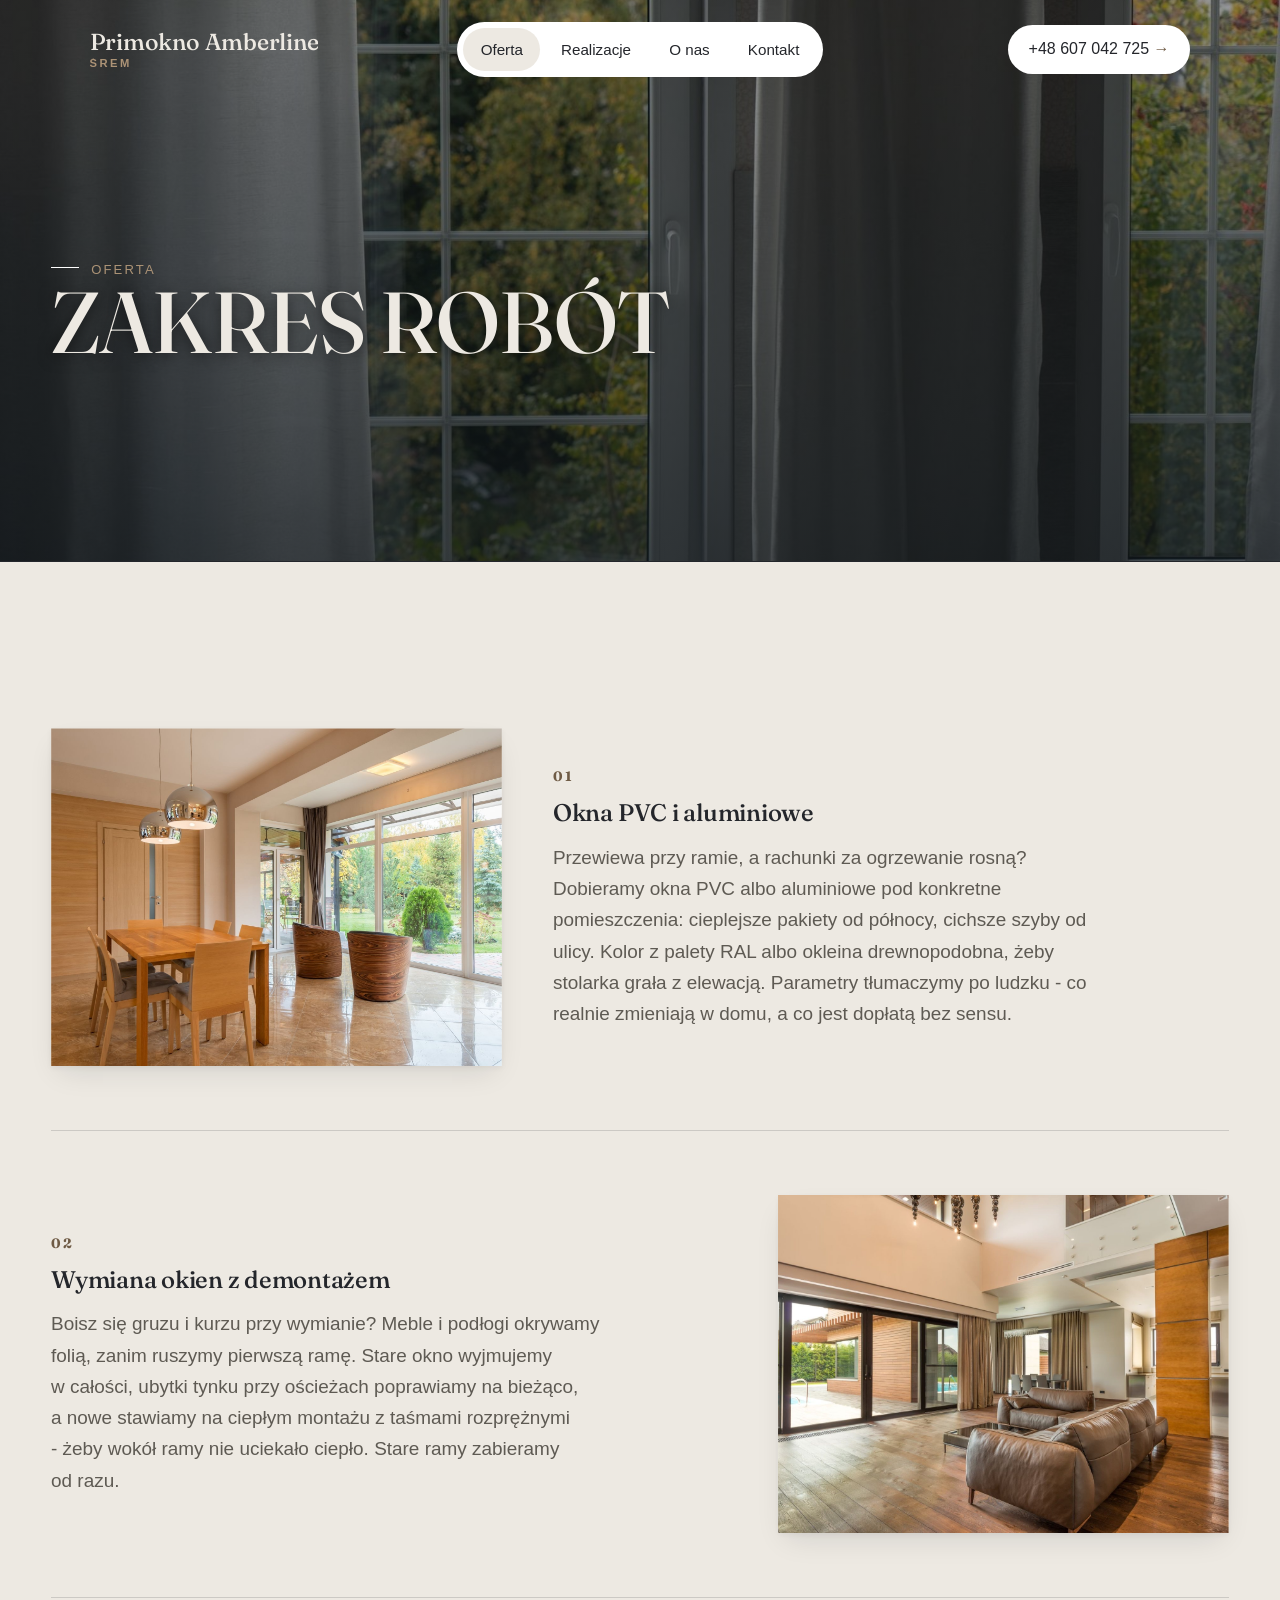
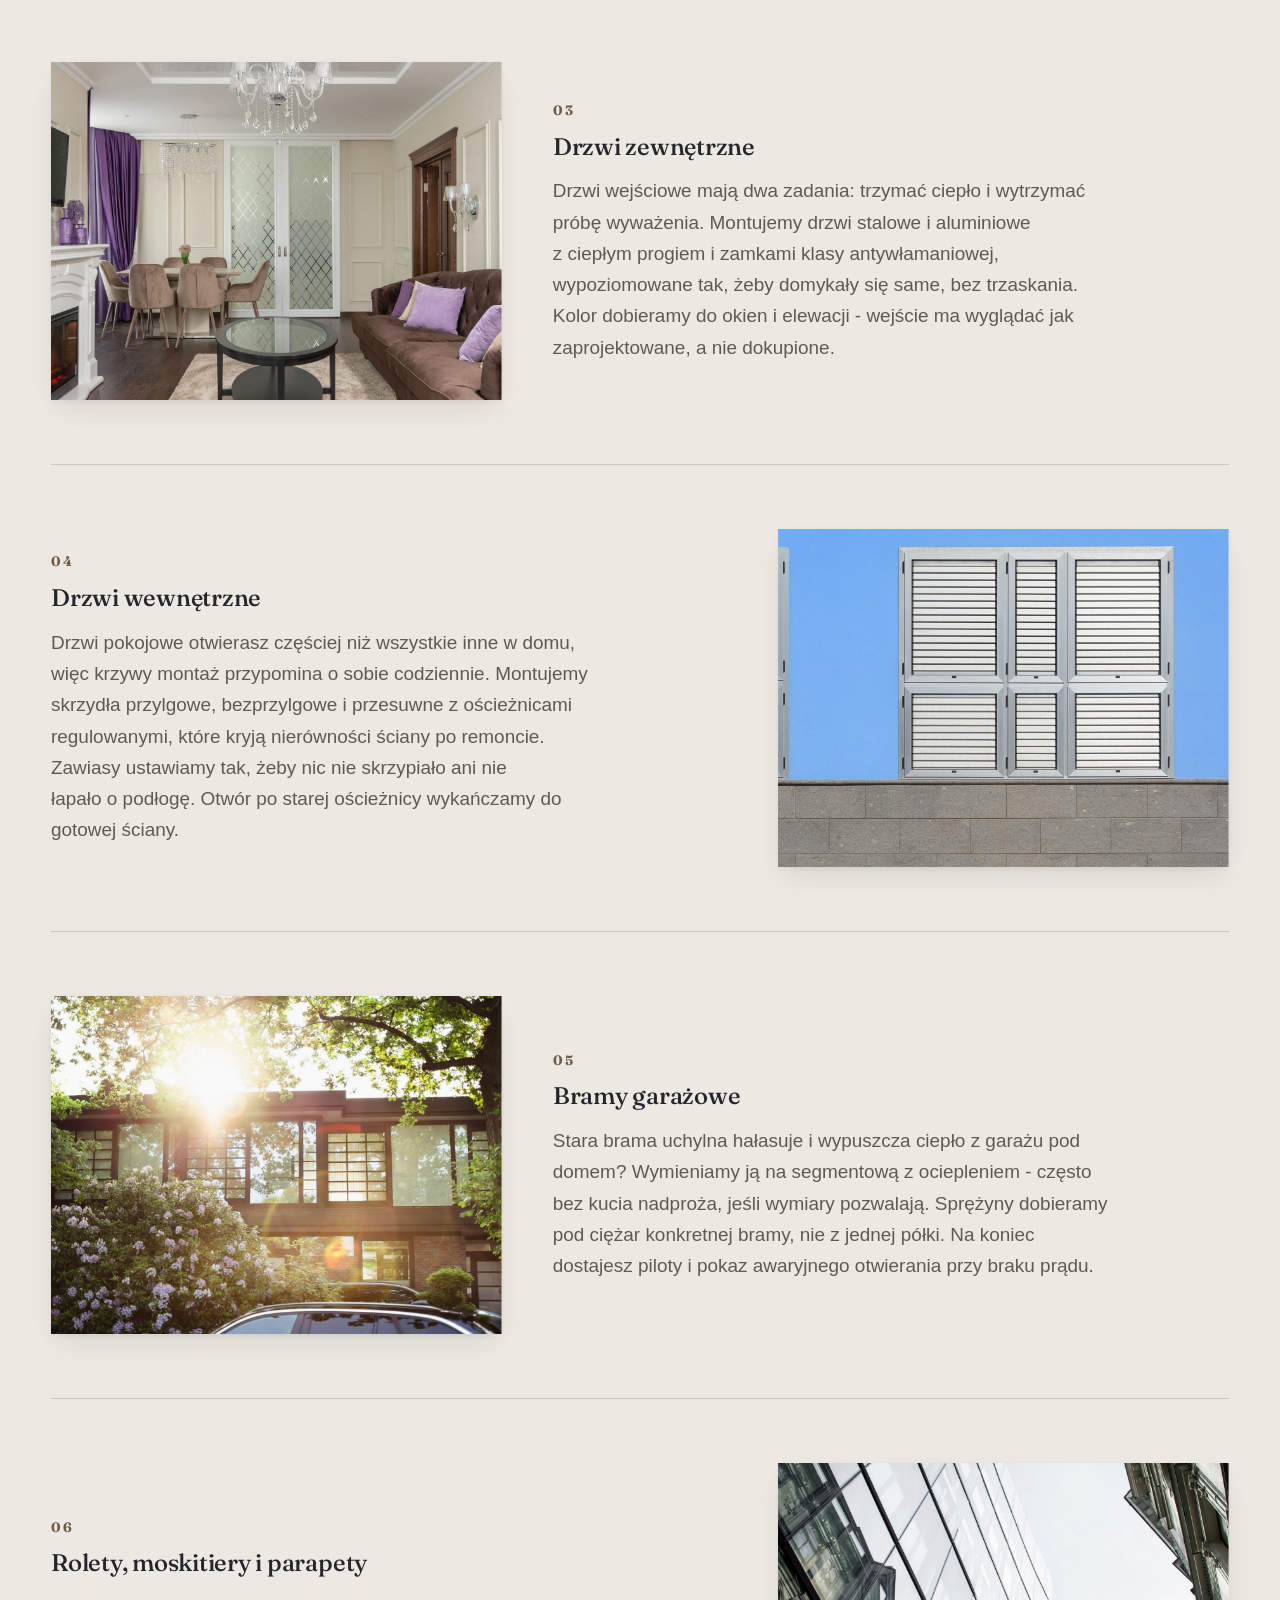
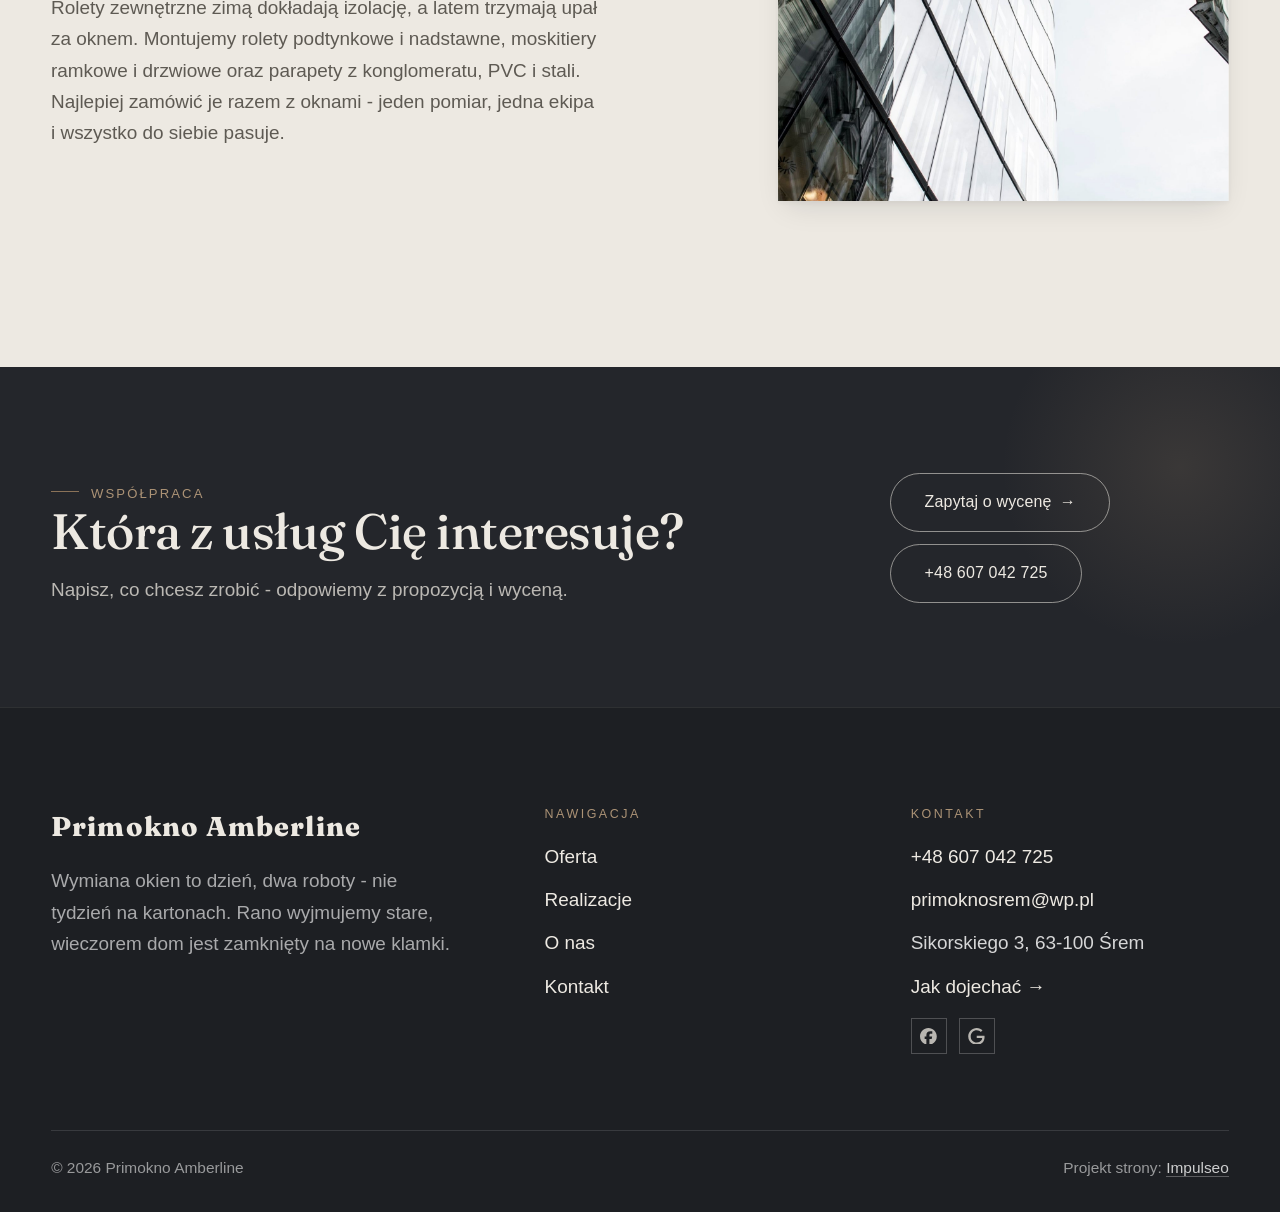
<file: oferta.html>
<!DOCTYPE html>
<html lang="pl">
<head>
<meta charset="UTF-8">
<meta name="viewport" content="width=device-width, initial-scale=1.0">
<title>Oferta - Primokno Amberline</title>
<meta name="description" content="Okna PVC i aluminiowe, drzwi, bramy garażowe w Śremie. Bezpłatny pomiar, ciepły montaż, wywóz starych okien, gwarancja. Zadzwoń: +48 607 042 725.">
<link rel="canonical" href="https://kris20032.github.io/primokno-amberline/oferta.html">
<meta name="robots" content="noindex, nofollow">
<meta property="og:type" content="website">
<meta property="og:locale" content="pl_PL">
<meta property="og:site_name" content="Primokno Amberline">
<meta property="og:title" content="Oferta - Primokno Amberline">
<meta property="og:description" content="Okna PVC i aluminiowe, drzwi, bramy garażowe w Śremie. Bezpłatny pomiar, ciepły montaż, wywóz starych okien, gwarancja. Zadzwoń: +48 607 042 725.">
<meta property="og:url" content="https://kris20032.github.io/primokno-amberline/oferta.html">
<meta property="og:image" content="https://kris20032.github.io/primokno-amberline/img/og.jpg">
<meta property="og:image:width" content="1200">
<meta property="og:image:height" content="630">
<meta name="twitter:card" content="summary_large_image">
<link rel="preconnect" href="https://fonts.googleapis.com">
<link rel="preconnect" href="https://fonts.gstatic.com" crossorigin>
<link href="https://fonts.googleapis.com/css2?family=Fraunces:opsz,wght@9..144,400;9..144,500;9..144,600&display=swap" rel="stylesheet">
<link rel="preconnect" href="https://api.fontshare.com" crossorigin>
<link href="https://api.fontshare.com/v2/css?f[]=satoshi@400,500,700&display=swap" rel="stylesheet">
<link rel="stylesheet" href="assets/styles.css?v=f9ef40aa">
</head>
<body class="kw-skin">

<header class="nav kw-nav">
  <div class="wrap nav-inner">
    <a class="brand" href="index.html"><span class="name">Primokno Amberline</span><span class="sub">Śrem</span></a>
    <nav class="nav-links">
      <a href="oferta.html" class="active" aria-current="page">Oferta</a>
      <a href="realizacje.html">Realizacje</a>
      <a href="o-nas.html">O nas</a>
      <a href="kontakt.html">Kontakt</a>
      <a href="kontakt.html" class="btn btn-accent">Zapytaj o wycenę</a>
    </nav>
    <a class="kw-navphone" href="tel:+48607042725">+48 607 042 725 <span class="arr">→</span></a>
    <button class="nav-toggle" aria-label="Menu"><span></span><span></span><span></span></button>
  </div>
</header>

<main>
<section class="pagehead">
  <img src="img/g12.jpg" alt="Primokno Amberline - Zakres robót" width="1600" height="1066" decoding="async">
  <div class="wrap">
    <span class="eyebrow">Oferta</span>
    <h1>Zakres robót</h1>
  </div>
</section>
<section>
  <div class="wrap">
    <div class="svc-row reveal">
      <div class="svc-row-art"><img src="img/g6.jpg" alt="Okna PVC i aluminiowe" loading="lazy" width="1600" height="1066" decoding="async"></div>
      <div>
        <span class="num">01</span>
        <h3>Okna PVC i aluminiowe</h3>
        <p class="muted">Przewiewa przy ramie, a rachunki za ogrzewanie rosną? Dobieramy okna PVC albo aluminiowe pod konkretne pomieszczenia: cieplejsze pakiety od północy, cichsze szyby od ulicy. Kolor z palety RAL albo okleina drewnopodobna, żeby stolarka grała z elewacją. Parametry tłumaczymy po ludzku - co realnie zmieniają w domu, a co jest dopłatą bez sensu.</p>
      </div>
    </div>
    <div class="svc-row rev reveal">
      <div class="svc-row-art"><img src="img/g7.jpg" alt="Wymiana okien z demontażem" loading="lazy" width="1600" height="1068" decoding="async"></div>
      <div>
        <span class="num">02</span>
        <h3>Wymiana okien z demontażem</h3>
        <p class="muted">Boisz się gruzu i kurzu przy wymianie? Meble i podłogi okrywamy folią, zanim ruszymy pierwszą ramę. Stare okno wyjmujemy w całości, ubytki tynku przy ościeżach poprawiamy na bieżąco, a nowe stawiamy na ciepłym montażu z taśmami rozprężnymi - żeby wokół ramy nie uciekało ciepło. Stare ramy zabieramy od razu.</p>
      </div>
    </div>
    <div class="svc-row reveal">
      <div class="svc-row-art"><img src="img/g8.jpg" alt="Drzwi zewnętrzne" loading="lazy" width="1600" height="1068" decoding="async"></div>
      <div>
        <span class="num">03</span>
        <h3>Drzwi zewnętrzne</h3>
        <p class="muted">Drzwi wejściowe mają dwa zadania: trzymać ciepło i wytrzymać próbę wyważenia. Montujemy drzwi stalowe i aluminiowe z ciepłym progiem i zamkami klasy antywłamaniowej, wypoziomowane tak, żeby domykały się same, bez trzaskania. Kolor dobieramy do okien i elewacji - wejście ma wyglądać jak zaprojektowane, a nie dokupione.</p>
      </div>
    </div>
    <div class="svc-row rev reveal">
      <div class="svc-row-art"><img src="img/g9.jpg" alt="Drzwi wewnętrzne" loading="lazy" width="1600" height="1066" decoding="async"></div>
      <div>
        <span class="num">04</span>
        <h3>Drzwi wewnętrzne</h3>
        <p class="muted">Drzwi pokojowe otwierasz częściej niż wszystkie inne w domu, więc krzywy montaż przypomina o sobie codziennie. Montujemy skrzydła przylgowe, bezprzylgowe i przesuwne z ościeżnicami regulowanymi, które kryją nierówności ściany po remoncie. Zawiasy ustawiamy tak, żeby nic nie skrzypiało ani nie łapało o podłogę. Otwór po starej ościeżnicy wykańczamy do gotowej ściany.</p>
      </div>
    </div>
    <div class="svc-row reveal">
      <div class="svc-row-art"><img src="img/g10.jpg" alt="Bramy garażowe" loading="lazy" width="1600" height="1066" decoding="async"></div>
      <div>
        <span class="num">05</span>
        <h3>Bramy garażowe</h3>
        <p class="muted">Stara brama uchylna hałasuje i wypuszcza ciepło z garażu pod domem? Wymieniamy ją na segmentową z ociepleniem - często bez kucia nadproża, jeśli wymiary pozwalają. Sprężyny dobieramy pod ciężar konkretnej bramy, nie z jednej półki. Na koniec dostajesz piloty i pokaz awaryjnego otwierania przy braku prądu.</p>
      </div>
    </div>
    <div class="svc-row rev reveal">
      <div class="svc-row-art"><img src="img/g11.jpg" alt="Rolety, moskitiery i parapety" loading="lazy" width="1600" height="1066" decoding="async"></div>
      <div>
        <span class="num">06</span>
        <h3>Rolety, moskitiery i parapety</h3>
        <p class="muted">Rolety zewnętrzne zimą dokładają izolację, a latem trzymają upał za oknem. Montujemy rolety podtynkowe i nadstawne, moskitiery ramkowe i drzwiowe oraz parapety z konglomeratu, PVC i stali. Najlepiej zamówić je razem z oknami - jeden pomiar, jedna ekipa i wszystko do siebie pasuje.</p>
      </div>
    </div>
  </div>
</section>

<section class="cta">
  <div class="wrap">
    <div class="reveal">
      <span class="eyebrow">Współpraca</span>
      <h2>Która z usług Cię interesuje?</h2>
      <p>Napisz, co chcesz zrobić - odpowiemy z propozycją i wyceną.</p>
    </div>
    <div class="cta-actions reveal">
      <a href="kontakt.html" class="btn btn-light">Zapytaj o wycenę <span class="arr">→</span></a>
      <a href="tel:+48607042725" class="btn btn-ghost btn-ghost-cta">+48 607 042 725</a>
    </div>
  </div>
</section>
</main>

<footer>
  <div class="wrap">
    <div class="foot-grid">
      <div class="foot-brand">
        <div class="name">Primokno Amberline</div>
        <p>Wymiana okien to dzień, dwa roboty - nie tydzień na kartonach. Rano wyjmujemy stare, wieczorem dom jest zamknięty na nowe klamki.</p>
      </div>
      <div class="foot-col">
        <h4>Nawigacja</h4>
        <a href="oferta.html">Oferta</a>
        <a href="realizacje.html">Realizacje</a>
        <a href="o-nas.html">O nas</a>
        <a href="kontakt.html">Kontakt</a>
      </div>
      <div class="foot-col">
        <h4>Kontakt</h4>
        <a href="tel:+48607042725">+48 607 042 725</a>
        <a href="mailto:primoknosrem@wp.pl">primoknosrem@wp.pl</a>
        <p>Sikorskiego 3, 63-100 Śrem</p>
        <a href="https://maps.google.com/?cid=6396037411283743260&g_mp=Cidnb29nbGUubWFwcy5wbGFjZXMudjEuUGxhY2VzLlNlYXJjaFRleHQQAhgEIAA" target="_blank" rel="noopener">Jak dojechać →</a>
      <div class="foot-soc">
        <a class="soc" href="https://www.facebook.com/p/Primokno-Amberline-100063574358501/?locale=pl_PL" target="_blank" rel="noopener" aria-label="Facebook - Primokno Amberline"><svg viewBox="0 0 24 24" aria-hidden="true" focusable="false"><path d="M9.101 23.691v-7.98H6.627v-3.667h2.474v-1.58c0-4.085 1.848-5.978 5.858-5.978.401 0 .955.042 1.468.103a8.68 8.68 0 0 1 1.141.195v3.325a8.623 8.623 0 0 0-.653-.036 26.805 26.805 0 0 0-.733-.009c-.707 0-1.259.096-1.675.309a1.686 1.686 0 0 0-.679.622c-.258.42-.374.995-.374 1.752v1.297h3.919l-.386 2.103-.287 1.564h-3.246v8.245C19.396 23.238 24 18.179 24 12.044c0-6.627-5.373-12-12-12s-12 5.373-12 12c0 5.628 3.874 10.35 9.101 11.647Z" fill="currentColor"/></svg></a>
        <a class="soc" href="https://maps.google.com/?cid=6396037411283743260&g_mp=Cidnb29nbGUubWFwcy5wbGFjZXMudjEuUGxhY2VzLlNlYXJjaFRleHQQAhgEIAA" target="_blank" rel="noopener" aria-label="Google - Primokno Amberline"><svg viewBox="0 0 24 24" aria-hidden="true" focusable="false"><path d="M12.48 10.92v3.28h7.84c-.24 1.84-.853 3.187-1.787 4.133-1.147 1.147-2.933 2.4-6.053 2.4-4.827 0-8.6-3.893-8.6-8.72s3.773-8.72 8.6-8.72c2.6 0 4.507 1.027 5.907 2.347l2.307-2.307C18.747 1.44 16.133 0 12.48 0 5.867 0 .307 5.387.307 12s5.56 12 12.173 12c3.573 0 6.267-1.173 8.373-3.36 2.16-2.16 2.84-5.213 2.84-7.667 0-.76-.053-1.467-.173-2.053H12.48z" fill="currentColor"/></svg></a>
      </div>
      </div>
    </div>
    <div class="foot-bot">
      <span>© 2026 Primokno Amberline</span>
      <span>Projekt strony: <a class="foot-credit" href="https://impulseo.pl" target="_blank" rel="noopener">Impulseo</a></span>
    </div>
  </div>
</footer>
<div class="sticky-reserve"><a class="sr-book" href="kontakt.html">Zapytaj o wycenę</a><a class="sr-call" href="tel:+48607042725" aria-label="Zadzwoń"><svg class="ico-tel" width="16" height="16" viewBox="0 0 24 24" fill="none" aria-hidden="true"><path d="M6.6 10.8a15.5 15.5 0 0 0 6.6 6.6l2.2-2.2a1 1 0 0 1 1-.24 11.4 11.4 0 0 0 3.6.58 1 1 0 0 1 1 1V20a1 1 0 0 1-1 1A17 17 0 0 1 3 4a1 1 0 0 1 1-1h3.5a1 1 0 0 1 1 1c0 1.25.2 2.46.58 3.6a1 1 0 0 1-.25 1l-2.23 2.2Z" fill="currentColor"/></svg></a></div>
<div class="demo-wazne" data-do="2026-11-10" data-cykl="3" hidden><svg class="dw-ico" width="13" height="13" viewBox="0 0 24 24" fill="none" aria-hidden="true"><circle cx="12" cy="12" r="8.6" stroke="currentColor" stroke-width="1.8"/><path d="M12 7.2V12l3.3 2" stroke="currentColor" stroke-width="1.8" stroke-linecap="round"/></svg><span class="dw-txt"></span></div>

<script src="assets/main.js"></script>
</body>
</html>
</file>
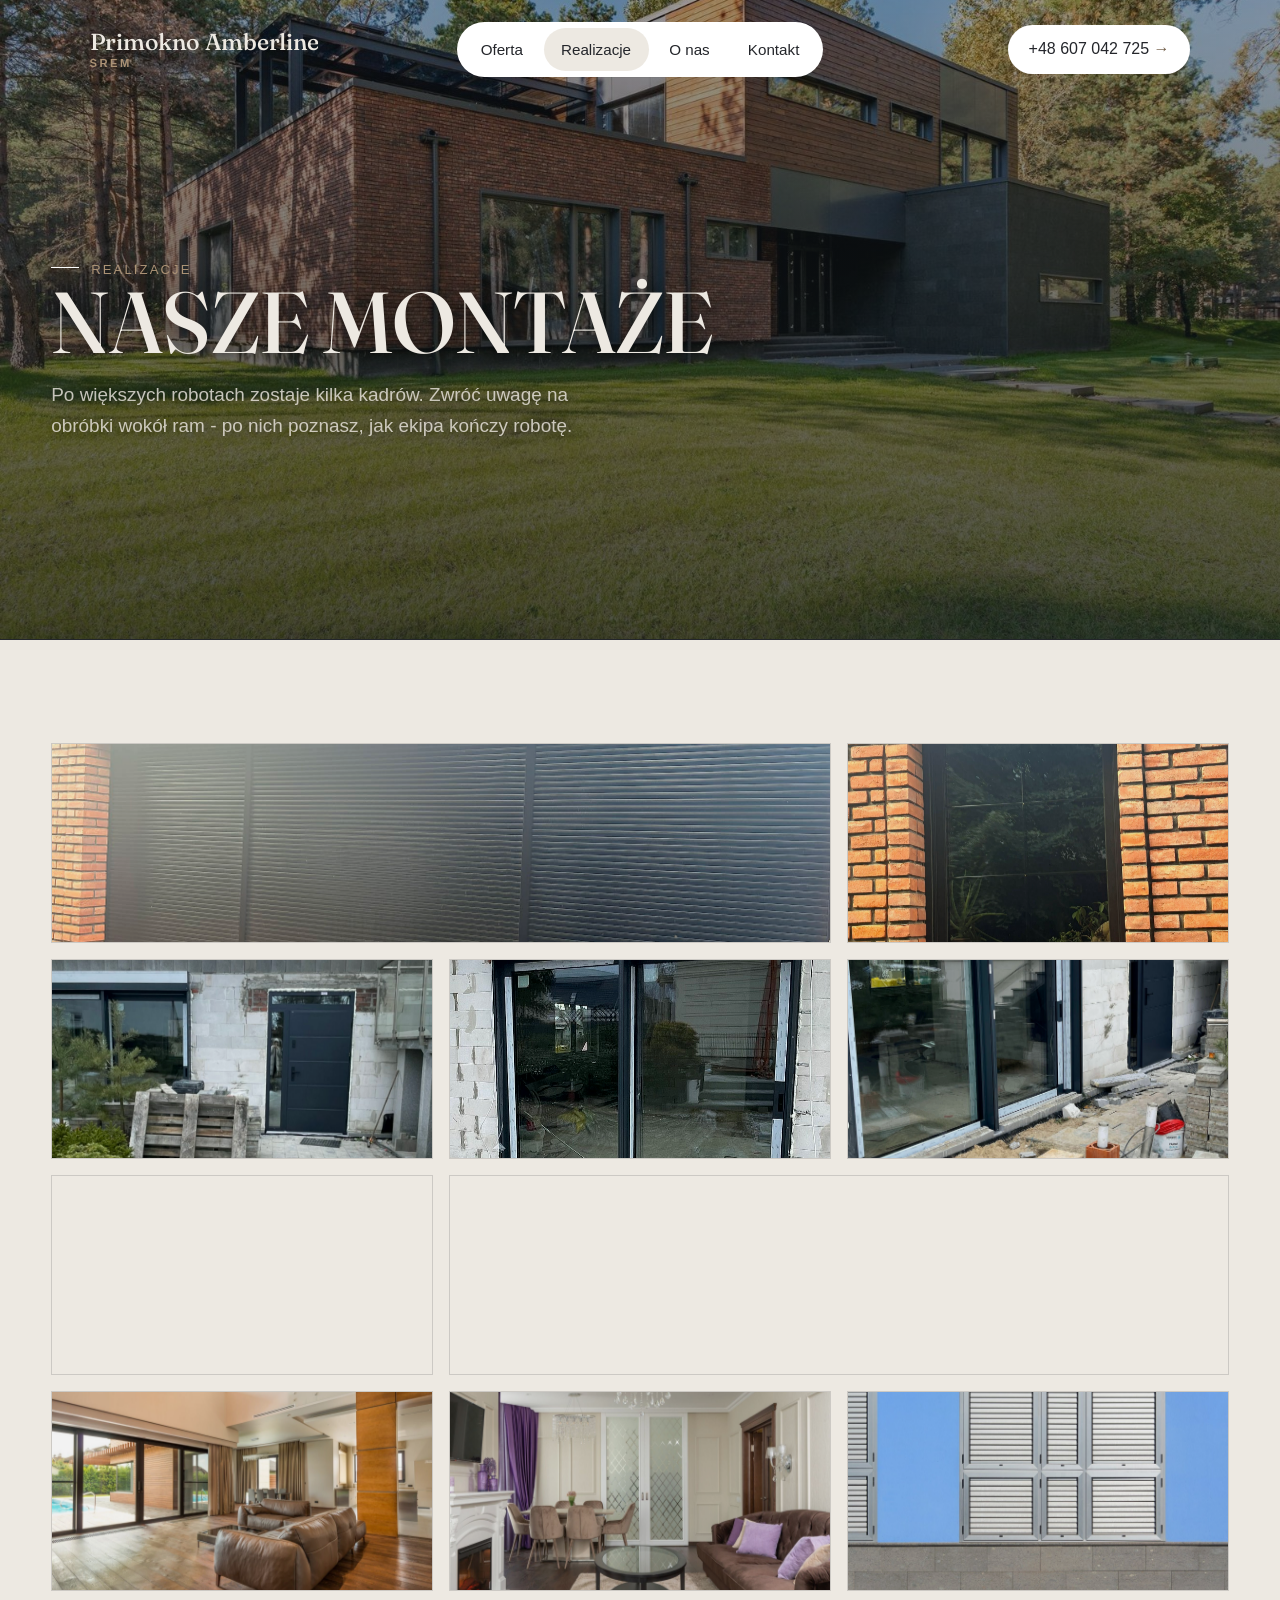
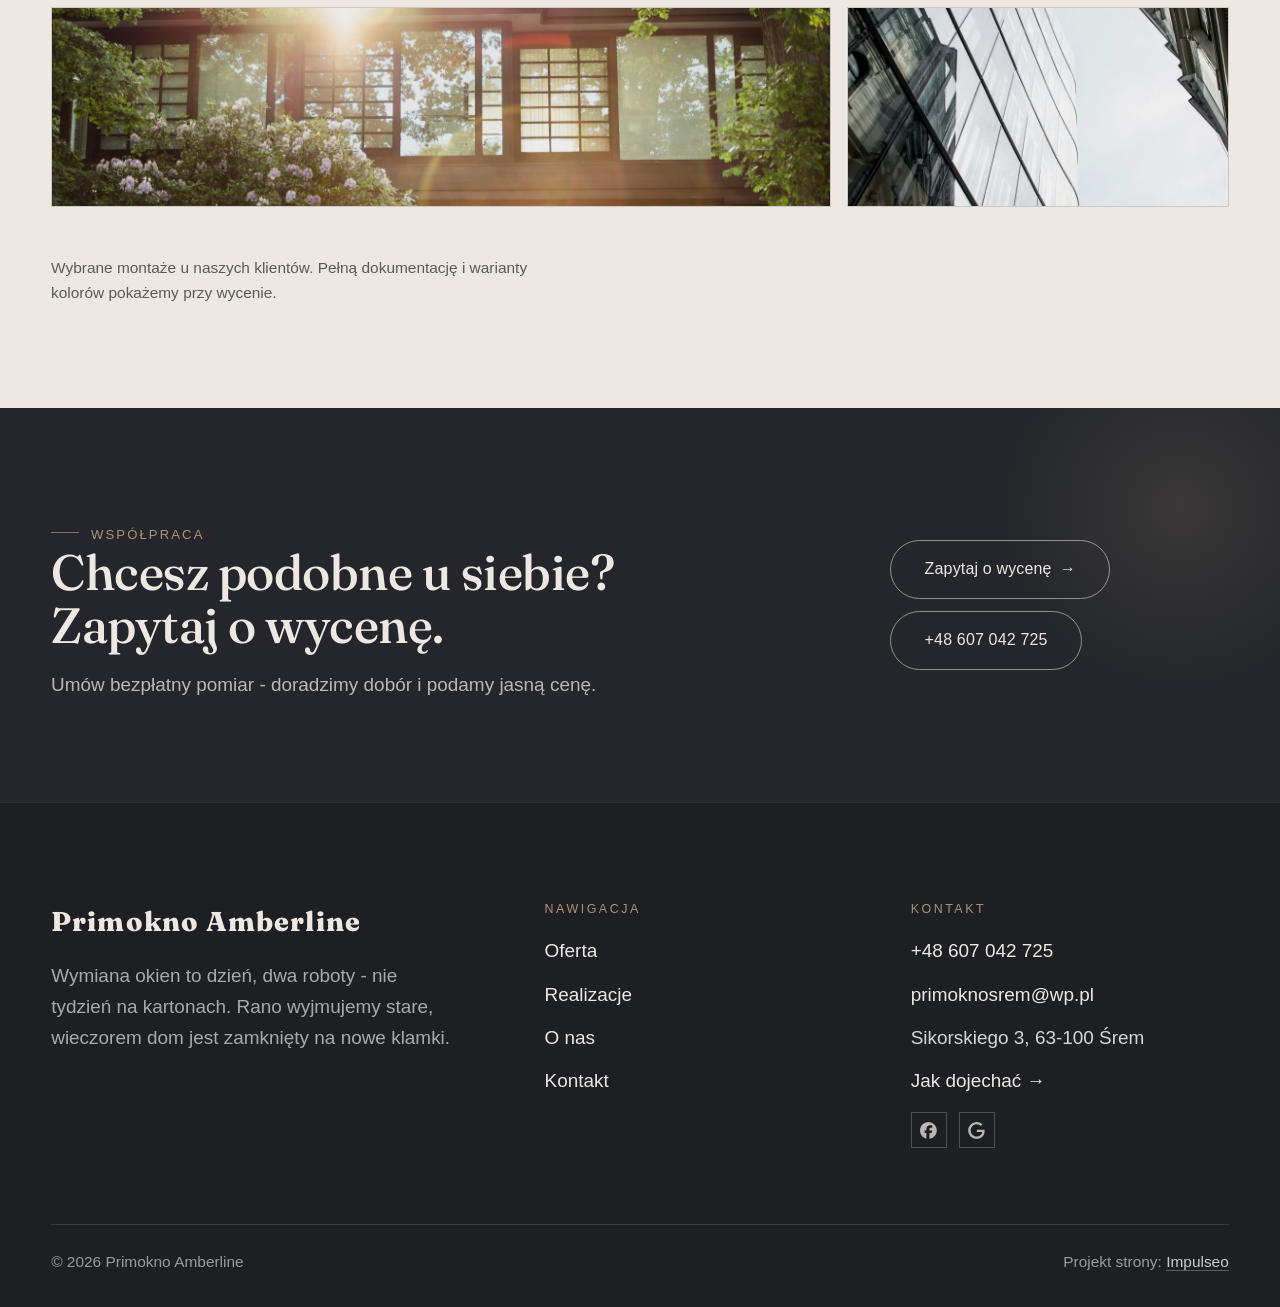
<file: realizacje.html>
<!DOCTYPE html>
<html lang="pl">
<head>
<meta charset="UTF-8">
<meta name="viewport" content="width=device-width, initial-scale=1.0">
<title>Realizacje - Primokno Amberline</title>
<meta name="description" content="Realizacje Primokno Amberline: Okna po montażu, Drzwi wejściowe, Brama segmentowa, Ciepły montaż w trakcie, Rolety zewnętrzne">
<link rel="canonical" href="https://kris20032.github.io/primokno-amberline/realizacje.html">
<meta name="robots" content="noindex, nofollow">
<meta property="og:type" content="website">
<meta property="og:locale" content="pl_PL">
<meta property="og:site_name" content="Primokno Amberline">
<meta property="og:title" content="Realizacje - Primokno Amberline">
<meta property="og:description" content="Realizacje Primokno Amberline: Okna po montażu, Drzwi wejściowe, Brama segmentowa, Ciepły montaż w trakcie, Rolety zewnętrzne">
<meta property="og:url" content="https://kris20032.github.io/primokno-amberline/realizacje.html">
<meta property="og:image" content="https://kris20032.github.io/primokno-amberline/img/og.jpg">
<meta property="og:image:width" content="1200">
<meta property="og:image:height" content="630">
<meta name="twitter:card" content="summary_large_image">
<link rel="preconnect" href="https://fonts.googleapis.com">
<link rel="preconnect" href="https://fonts.gstatic.com" crossorigin>
<link href="https://fonts.googleapis.com/css2?family=Fraunces:opsz,wght@9..144,400;9..144,500;9..144,600&display=swap" rel="stylesheet">
<link rel="preconnect" href="https://api.fontshare.com" crossorigin>
<link href="https://api.fontshare.com/v2/css?f[]=satoshi@400,500,700&display=swap" rel="stylesheet">
<link rel="stylesheet" href="assets/styles.css?v=f9ef40aa">
</head>
<body class="kw-skin">

<header class="nav kw-nav">
  <div class="wrap nav-inner">
    <a class="brand" href="index.html"><span class="name">Primokno Amberline</span><span class="sub">Śrem</span></a>
    <nav class="nav-links">
      <a href="oferta.html">Oferta</a>
      <a href="realizacje.html" class="active" aria-current="page">Realizacje</a>
      <a href="o-nas.html">O nas</a>
      <a href="kontakt.html">Kontakt</a>
      <a href="kontakt.html" class="btn btn-accent">Zapytaj o wycenę</a>
    </nav>
    <a class="kw-navphone" href="tel:+48607042725">+48 607 042 725 <span class="arr">→</span></a>
    <button class="nav-toggle" aria-label="Menu"><span></span><span></span><span></span></button>
  </div>
</header>

<main>
<section class="pagehead">
  <img src="img/g14.jpg" alt="Primokno Amberline - Nasze montaże" width="1600" height="1068" decoding="async">
  <div class="wrap">
    <span class="eyebrow">Realizacje</span>
    <h1>Nasze montaże</h1>
    <p>Po większych robotach zostaje kilka kadrów. Zwróć uwagę na obróbki wokół ram - po nich poznasz, jak ekipa kończy robotę.</p>
  </div>
</section>
<section>
  <div class="wrap">
    <div class="gallery">
      <div class="tile t-two3 reveal"><img src="img/g1.jpg" alt="Primokno Amberline" loading="lazy" width="1600" height="1200" decoding="async"></div>
      <div class="tile t-third reveal"><img src="img/g2.jpg" alt="Primokno Amberline" loading="lazy" width="1484" height="2032" decoding="async"></div>
      <div class="tile t-third reveal"><img src="img/g3.jpg" alt="Primokno Amberline" loading="lazy" width="1148" height="538" decoding="async"></div>
      <div class="tile t-third reveal"><img src="img/g4.jpg" alt="Primokno Amberline" loading="lazy" width="747" height="992" decoding="async"></div>
      <div class="tile t-third reveal"><img src="img/g5.jpg" alt="Primokno Amberline" loading="lazy" width="1600" height="2133" decoding="async"></div>
      <div class="tile t-third reveal"><img src="img/about.jpg" alt="Primokno Amberline" loading="lazy" width="904" height="678" decoding="async"></div>
      <div class="tile t-two3 reveal"><img src="img/g6.jpg" alt="Primokno Amberline" loading="lazy" width="1600" height="1066" decoding="async"></div>
      <div class="tile t-third reveal"><img src="img/g7.jpg" alt="Primokno Amberline" loading="lazy" width="1600" height="1068" decoding="async"></div>
      <div class="tile t-third reveal"><img src="img/g8.jpg" alt="Primokno Amberline" loading="lazy" width="1600" height="1068" decoding="async"></div>
      <div class="tile t-third reveal"><img src="img/g9.jpg" alt="Primokno Amberline" loading="lazy" width="1600" height="1066" decoding="async"></div>
      <div class="tile t-two3 reveal"><img src="img/g10.jpg" alt="Primokno Amberline" loading="lazy" width="1600" height="1066" decoding="async"></div>
      <div class="tile t-third reveal"><img src="img/g11.jpg" alt="Primokno Amberline" loading="lazy" width="1600" height="1066" decoding="async"></div>
    </div>
    <p class="muted reveal" style="margin-top:var(--space-7);font-size:var(--text-sm);max-width:62ch">Wybrane montaże u naszych klientów. Pełną dokumentację i warianty kolorów pokażemy przy wycenie.</p>
  </div>
</section>
<section class="cta">
  <div class="wrap">
    <div class="reveal">
      <span class="eyebrow">Współpraca</span>
      <h2>Chcesz podobne u siebie? Zapytaj o wycenę.</h2>
      <p>Umów bezpłatny pomiar - doradzimy dobór i podamy jasną cenę.</p>
    </div>
    <div class="cta-actions reveal">
      <a href="kontakt.html" class="btn btn-light">Zapytaj o wycenę <span class="arr">→</span></a>
      <a href="tel:+48607042725" class="btn btn-ghost btn-ghost-cta">+48 607 042 725</a>
    </div>
  </div>
</section>
</main>

<footer>
  <div class="wrap">
    <div class="foot-grid">
      <div class="foot-brand">
        <div class="name">Primokno Amberline</div>
        <p>Wymiana okien to dzień, dwa roboty - nie tydzień na kartonach. Rano wyjmujemy stare, wieczorem dom jest zamknięty na nowe klamki.</p>
      </div>
      <div class="foot-col">
        <h4>Nawigacja</h4>
        <a href="oferta.html">Oferta</a>
        <a href="realizacje.html">Realizacje</a>
        <a href="o-nas.html">O nas</a>
        <a href="kontakt.html">Kontakt</a>
      </div>
      <div class="foot-col">
        <h4>Kontakt</h4>
        <a href="tel:+48607042725">+48 607 042 725</a>
        <a href="mailto:primoknosrem@wp.pl">primoknosrem@wp.pl</a>
        <p>Sikorskiego 3, 63-100 Śrem</p>
        <a href="https://maps.google.com/?cid=6396037411283743260&g_mp=Cidnb29nbGUubWFwcy5wbGFjZXMudjEuUGxhY2VzLlNlYXJjaFRleHQQAhgEIAA" target="_blank" rel="noopener">Jak dojechać →</a>
      <div class="foot-soc">
        <a class="soc" href="https://www.facebook.com/p/Primokno-Amberline-100063574358501/?locale=pl_PL" target="_blank" rel="noopener" aria-label="Facebook - Primokno Amberline"><svg viewBox="0 0 24 24" aria-hidden="true" focusable="false"><path d="M9.101 23.691v-7.98H6.627v-3.667h2.474v-1.58c0-4.085 1.848-5.978 5.858-5.978.401 0 .955.042 1.468.103a8.68 8.68 0 0 1 1.141.195v3.325a8.623 8.623 0 0 0-.653-.036 26.805 26.805 0 0 0-.733-.009c-.707 0-1.259.096-1.675.309a1.686 1.686 0 0 0-.679.622c-.258.42-.374.995-.374 1.752v1.297h3.919l-.386 2.103-.287 1.564h-3.246v8.245C19.396 23.238 24 18.179 24 12.044c0-6.627-5.373-12-12-12s-12 5.373-12 12c0 5.628 3.874 10.35 9.101 11.647Z" fill="currentColor"/></svg></a>
        <a class="soc" href="https://maps.google.com/?cid=6396037411283743260&g_mp=Cidnb29nbGUubWFwcy5wbGFjZXMudjEuUGxhY2VzLlNlYXJjaFRleHQQAhgEIAA" target="_blank" rel="noopener" aria-label="Google - Primokno Amberline"><svg viewBox="0 0 24 24" aria-hidden="true" focusable="false"><path d="M12.48 10.92v3.28h7.84c-.24 1.84-.853 3.187-1.787 4.133-1.147 1.147-2.933 2.4-6.053 2.4-4.827 0-8.6-3.893-8.6-8.72s3.773-8.72 8.6-8.72c2.6 0 4.507 1.027 5.907 2.347l2.307-2.307C18.747 1.44 16.133 0 12.48 0 5.867 0 .307 5.387.307 12s5.56 12 12.173 12c3.573 0 6.267-1.173 8.373-3.36 2.16-2.16 2.84-5.213 2.84-7.667 0-.76-.053-1.467-.173-2.053H12.48z" fill="currentColor"/></svg></a>
      </div>
      </div>
    </div>
    <div class="foot-bot">
      <span>© 2026 Primokno Amberline</span>
      <span>Projekt strony: <a class="foot-credit" href="https://impulseo.pl" target="_blank" rel="noopener">Impulseo</a></span>
    </div>
  </div>
</footer>
<div class="sticky-reserve"><a class="sr-book" href="kontakt.html">Zapytaj o wycenę</a><a class="sr-call" href="tel:+48607042725" aria-label="Zadzwoń"><svg class="ico-tel" width="16" height="16" viewBox="0 0 24 24" fill="none" aria-hidden="true"><path d="M6.6 10.8a15.5 15.5 0 0 0 6.6 6.6l2.2-2.2a1 1 0 0 1 1-.24 11.4 11.4 0 0 0 3.6.58 1 1 0 0 1 1 1V20a1 1 0 0 1-1 1A17 17 0 0 1 3 4a1 1 0 0 1 1-1h3.5a1 1 0 0 1 1 1c0 1.25.2 2.46.58 3.6a1 1 0 0 1-.25 1l-2.23 2.2Z" fill="currentColor"/></svg></a></div>
<div class="demo-wazne" data-do="2026-11-10" data-cykl="3" hidden><svg class="dw-ico" width="13" height="13" viewBox="0 0 24 24" fill="none" aria-hidden="true"><circle cx="12" cy="12" r="8.6" stroke="currentColor" stroke-width="1.8"/><path d="M12 7.2V12l3.3 2" stroke="currentColor" stroke-width="1.8" stroke-linecap="round"/></svg><span class="dw-txt"></span></div>

<script src="assets/main.js"></script>
</body>
</html>
</file>
<file: assets/styles.css>
/* ============================================================
   STOLBASZ — premium, architektoniczny B2B fit-out
   Jasna paleta, zero brązu. System wg premium-web-craft.
   Projekt strony: Impulseo (impulseo.pl)
   ============================================================ */

:root{
  /* PALETA — jasna, architektoniczna, chłodna */
  --paper:#F4F7FA;          /* główne tło */
  --paper-2:#E7EDF3;        /* sekcje alternatywne (chłodny jasny szary) */
  --paper-3:#E7EDF3;        /* delikatne wypełnienia */
  --ink:#16202C;            /* tekst główny — chłodny grafit */
  --ink-soft:#3A4654;       /* nagłówki drugorzędne */
  --muted:#5C6672;          /* tekst poboczny */
  --line:rgba(22,32,44,.12);/* hairline */
  --accent:#235E96;         /* stonowany petrol-slate — jedyny akcent */
  --accent-d:#1A4A78;
  --accent-soft:rgba(35,94,150,.10);
  --dark:#16202C;           /* sekcje ciemne (stopka/CTA) */

  /* HOVER ZDJĘĆ — JEDEN standard dla całego silnika (decyzja K. 04.08.2026, artefakt z wariantami).
     AKTUALNE (K.+Szymon 09.08.2026, wybór z artefaktu 6 wariantów): zoom 1.05 przy 1.4s -
     przy tak długim czasie mocniejszy kadr NIE skacze, tylko „oddycha". Poprzedni standard
     (1.02 / .55s z 04.08) odbierany jako dynamiczny i szybki.
     Spoczynek lekko przygaszony, ale TYLKO tam, gdzie jest mysz (@media hover:hover) —
     na telefonie zdjęcia zostają w pełnej jasności. */
  --img-zoom:1.05;                   /* K.+Szymon 09.08: wariant F z artefaktu porównawczego */
  --img-rest:brightness(.95) saturate(.99);
  --img-hot:brightness(1.06) saturate(1.05);
  --img-dur:1.4s;                    /* K.+Szymon 09.08 (wariant F): powoli = elegancko */
  --img-ease:cubic-bezier(.16,.84,.44,1);  /* miękki ogon, efekt „oddychania" */

  /* ODSTĘPY — skala 4/8 */
  --space-1:4px; --space-2:8px; --space-3:12px; --space-4:16px; --space-5:24px;
  --space-6:32px; --space-7:48px; --space-8:64px; --space-9:96px; --space-10:128px;

  /* TYPOGRAFIA — fluid clamp() (skala podbita 16.07.2026: większe, czytelniejsze litery — uwaga Adama) */
  --text-sm:clamp(.9rem,.87rem + .12vw,1rem);
  --text-base:clamp(1.08rem,1.04rem + .18vw,1.2rem);
  --text-lg:clamp(1.24rem,1.15rem + .34vw,1.44rem);
  --text-h3:clamp(1.34rem,1.22rem + .55vw,1.66rem);
  --text-h2:clamp(2.1rem,1.66rem + 2.1vw,3.1rem);
  --text-h1:clamp(2.9rem,2.1rem + 4vw,5.1rem);

  /* PROMIENIE — architektoniczne, raczej ostre */
  --r-sm:3px; --r-md:6px; --r-lg:10px;

  /* RUCH */
  --ease:cubic-bezier(.25,.46,.45,.94); --dur:.24s;

  /* CIENIE — miękkie, warstwowe */
  --sh-sm:0 1px 2px rgba(16,24,32,.04), 0 2px 8px rgba(16,24,32,.05);
  --sh-md:0 2px 6px rgba(16,24,32,.05), 0 12px 28px -8px rgba(16,24,32,.12);
  --sh-lg:0 6px 14px rgba(16,24,32,.07), 0 26px 56px -18px rgba(16,24,32,.22);

  --hairline:1px solid var(--line);

  --font-display:'IBM Plex Sans Condensed','IBM Plex Sans',sans-serif;
  --font-body:'IBM Plex Sans',sans-serif;
}

*{box-sizing:border-box;margin:0;padding:0}
html{scroll-behavior:smooth}
body{
  font-family:var(--font-body);
  font-size:var(--text-base);
  line-height:1.65;
  color:var(--ink);
  background:var(--paper);
  -webkit-font-smoothing:antialiased;
  text-rendering:optimizeLegibility;
}
img{max-width:100%;height:auto;display:block}  /* height:auto = width/height z atrybutów trzyma proporcje (TOP#12) */
a{color:inherit;text-decoration:none}

.wrap{width:min(92%,1180px);margin-inline:auto}
section{padding-block:clamp(52px,6.5vw,96px)}

h1,h2,h3{font-family:var(--font-display);font-weight:700;line-height:1.08;letter-spacing:-.02em;color:var(--ink)}
h1{font-size:var(--text-h1);letter-spacing:-.035em}
h2{font-size:var(--text-h2);letter-spacing:-.025em}
h3{font-size:var(--text-h3)}
/* MIARA — długość wiersza. WCAG 2.2 SC 1.4.8: max 80 znaków; Butterick: 45–90.
   68ch daje realnie 72–78 znaków polskiego tekstu, czyli z zapasem pod granicą.
   Wcześniej limit miał TYLKO <p> — <li>, <blockquote> i <dd> nie miały żadnego,
   i to jedyny powód, dla którego 23 bloki na dwóch oddanych stronach jadą po
   83–106 znaków w wierszu (pomiar 07.08.2026, bramka `miara`).
   ⚠️ Listy i definicje ograniczamy TYLKO bez klasy: `ul`/`ol` z klasą to u nas
   układ (siatki kafli, menu), a nie tekst ciągły — tam miarę wyznacza układ. */
/* 60ch, nie 68ch (K. 10.08): po zmianie fontów na węższe kroje (DM Sans i spółka)
   w 68ch mieściło się ~90 znaków - bramka pikselowa słusznie zgłaszała przekroczenie
   granicy 80. Pomiar na żywej przeglądarce: 60ch = 90 znaków, 53ch = ~78 znaków, czyli normę WCAG 1.4.8. */
:root{ --miara:53ch }
p{max-width:min(100%,var(--miara))}
blockquote,
ul:not([class])>li, ol:not([class])>li,
dl:not([class])>dd{max-width:min(100%,var(--miara))}

/* ⚠️ Świadomie BEZ wyjątku `.tile p,.card p,.svc p{max-width:none}`, choć nasuwa się sam:
   te akapity BYŁY już ograniczone (stare `p{max-width:65ch}`), więc „wyjątek" nie odblokowałby
   niczego nowego — tylko ROZLUŹNIŁ stan sprzed zmiany na wszystkich demach naraz.
   `figcaption` żadna z reguł wyżej nie dotyczy, więc też nie potrzebuje zwolnienia. */

/* ŁAMANIE. `balance` wyrównuje długości wierszy w nagłówku, `pretty` pilnuje ostatniego
   wiersza akapitu, żeby nie został w nim jeden wyraz. Obsługiwane od Chrome 117 /
   Safari 17.5; starsze przeglądarki po prostu ignorują tę własność.
   `text-wrap:pretty` nie występowało dotąd ANI RAZ w silniku ani w repo klientów. */
h1,h2,h3,.lead,.lede{text-wrap:balance}
p,li,blockquote,dd{text-wrap:pretty}

.eyebrow{
  font-family:var(--font-body);
  font-size:var(--text-sm);
  font-weight:600;
  letter-spacing:.18em;
  text-transform:uppercase;
  color:var(--accent);
  display:inline-flex;align-items:center;gap:var(--space-3);
}
/* flex:none + margin-top = kreska trzyma się PIERWSZEJ linii. Wcześniej align-items:center
   centrowało ją względem całego bloku i przy zawinięciu (długi kicker typu
   „…WNĘTRZ · LESZNO · OD 2019") druga linia lądowała z brzydkim wcięciem. */
.eyebrow{align-items:flex-start}
.eyebrow>*,.eyebrow{text-wrap:balance}   /* dlugi kicker lamal sie na sierote typu samo „2019" w drugiej linii */
.eyebrow::before{content:"";width:28px;height:1px;background:var(--accent);display:inline-block;flex:none;margin-top:.62em}

.muted{color:var(--muted)}
.lead{font-size:var(--text-lg);line-height:1.55;color:var(--ink-soft);max-width:50ch}

/* ---------- BUTTONS ---------- */
.btn{
  display:inline-flex;align-items:center;gap:var(--space-2);
  font-weight:600;font-size:var(--text-sm);letter-spacing:.02em;
  padding:var(--space-4) var(--space-6);
  border-radius:var(--r-sm);
  transition:transform var(--dur) var(--ease),box-shadow var(--dur) var(--ease),background var(--dur) var(--ease);
  cursor:pointer;border:1px solid transparent;
}
.btn-accent{background:var(--accent);color:#fff;box-shadow:var(--sh-sm)}
.btn-accent:hover{background:var(--accent-d);transform:translateY(-2px);box-shadow:var(--sh-md)}
.btn-accent:active{transform:translateY(0);box-shadow:var(--sh-sm)}
.btn-ghost{background:transparent;color:var(--ink);border-color:var(--line)}
.btn-ghost:hover{border-color:var(--accent);color:var(--accent);transform:translateY(-2px)}
.btn-light{background:#fff;color:var(--ink);box-shadow:var(--sh-sm)}
.btn-light:hover{transform:translateY(-2px);box-shadow:var(--sh-md)}
.btn .arr{transition:transform var(--dur) var(--ease)}
.btn:hover .arr{transform:translateX(4px)}

/* ---------- NAV ---------- */
.nav{
  position:sticky;top:0;z-index:50;
  background:color-mix(in srgb,var(--paper) 88%,transparent);
  backdrop-filter:saturate(140%) blur(10px);
  border-bottom:var(--hairline);
}
.nav-inner{display:flex;align-items:center;justify-content:space-between;gap:var(--space-5);height:72px}
/* ANTY-NACHODZENIE (K. 05.08.2026): długa nazwa firmy + przycisk z pełnym numerem nie mieściły się w pasku
   i flex ściskał linki PONIŻEJ ich treści - "Kontakt" wchodził na ramkę "Zadzwoń +48 ...". Teraz ustępuje
   nazwa marki (skrót wielokropkiem), a menu i przycisk nigdy się nie kurczą ani nie zachodzą na siebie. */
.brand{display:flex;flex-direction:column;line-height:1;min-width:0;flex:0 1 auto}
.brand .name{font-family:var(--font-display);font-weight:800;font-size:1.35rem;letter-spacing:.04em;white-space:nowrap;overflow:hidden;text-overflow:ellipsis}
.brand .sub{font-size:.62rem;letter-spacing:.34em;text-transform:uppercase;color:var(--muted);margin-top:5px;white-space:nowrap;overflow:hidden;text-overflow:ellipsis}
.nav-links{display:flex;align-items:center;gap:var(--space-6);flex:0 0 auto}
.nav-links a{font-size:var(--text-sm);font-weight:500;color:var(--ink-soft);position:relative;padding-block:4px;white-space:nowrap;transition:color var(--dur) var(--ease)}
.nav-links a::after{content:"";position:absolute;left:0;bottom:0;width:0;height:1.5px;background:var(--accent);transition:width var(--dur) var(--ease)}
.nav-links a:hover,.nav-links a.active{color:var(--ink)}
.nav-links a:hover::after,.nav-links a.active::after{width:100%}
.nav-links .btn{padding:var(--space-2) var(--space-5)}
/* przyciski w nav: właściwy kolor (przebij .nav-links a) + bez podkreślenia */
.nav-links a.btn-accent{color:#fff}
.nav-links a.btn-ghost,.nav-links a.btn-light{color:var(--ink)}
/* CTA w pasku: NIE podkreślenie spod linków menu, ale ten sam przelatujący błysk,
   co na wszystkich innych przyciskach (zgłoszenie K. 13.08.2026 - „na hero jest efekt
   światła przechodzącego przez przycisk, na navbarze go nie ma, a mają być identyczne").
   Reguła `.nav-links a::after` jest silniejsza od `.btn::after`, więc trzeba jej
   geometrię wyzerować i wpisać połysk z nazwy - samo `display:none` gasiło efekt. */
.nav-links a.btn::after{
  display:block;content:"";position:absolute;inset:0;z-index:-1;pointer-events:none;
  width:auto;height:auto;border-radius:inherit;   /* kasuje geometrię podkreślenia (width:0;height:1.5px) */
  background:linear-gradient(100deg,transparent 32%,rgba(255,255,255,.20) 50%,transparent 68%);
  translate:-120% 0}
@media (prefers-reduced-motion:no-preference){
  .nav-links a.btn:hover::after{translate:120% 0;transition:translate .75s var(--mt-ease,cubic-bezier(.16,.84,.44,1))}
}
.nav-toggle{display:none;background:none;border:none;cursor:pointer;flex-direction:column;gap:5px;padding:8px}
.nav-toggle span{width:24px;height:2px;background:var(--ink);transition:var(--dur)}
/* Ciasny zakres MIĘDZY menu mobilnym a pełnym pulpitem: zbijamy odstępy i nazwę marki,
   żeby wszystko zmieściło się naturalnie, zanim w ogóle dojdzie do skracania wielokropkiem. */
@media(max-width:1280px) and (min-width:921px){
  .nav-links{gap:var(--space-4)}
  .nav-links .btn{padding:var(--space-2) var(--space-4)}
  .brand .name{font-size:1.15rem}
}

/* ---------- HERO (split) ---------- */
.hero{position:relative;overflow:hidden;border-bottom:var(--hairline)}
.hero-grid{display:grid;grid-template-columns:1.05fr .95fr;gap:clamp(24px,4vw,60px);align-items:center;
  padding-block:clamp(36px,4.5vw,64px)}
.hero-copy .eyebrow{margin-bottom:var(--space-5)}
.hero-copy h1{margin-bottom:var(--space-5)}
.hero-copy .lead{margin-bottom:var(--space-7)}
.hero-actions{display:flex;flex-wrap:wrap;gap:var(--space-4)}
.hero-art{position:relative;aspect-ratio:4/3;border-radius:var(--r-lg);overflow:hidden;box-shadow:var(--sh-lg)}
.hero-art img{width:100%;height:100%;object-fit:cover}
.hero-art::after{content:"";position:absolute;inset:0;background:linear-gradient(180deg,transparent 55%,rgba(18,24,28,.28))}
.hero-badge{position:absolute;left:var(--space-5);bottom:var(--space-5);z-index:2;
  background:rgba(252,252,251,.94);backdrop-filter:blur(4px);
  border-radius:var(--r-md);padding:var(--space-4) var(--space-5);box-shadow:var(--sh-md);max-width:78%}
.hero-badge strong{display:block;font-family:var(--font-display);font-size:1rem;letter-spacing:-.01em}
.hero-badge span{font-size:var(--text-sm);color:var(--muted)}

/* ---------- HERO duży / kinowy (strona główna) ---------- */
.hero-cine{position:relative;min-height:clamp(560px,82vh,840px);min-height:clamp(560px,82svh,840px);display:flex;align-items:center;overflow:hidden;border-bottom:var(--hairline)}
.hero-cine>img{position:absolute;inset:0;width:100%;height:100%;object-fit:cover;z-index:0}
.hero-cine::after{content:"";position:absolute;inset:0;z-index:1;
  background:linear-gradient(95deg,rgba(13,18,23,.86) 0%,rgba(13,18,23,.64) 32%,rgba(13,18,23,.24) 62%,rgba(13,18,23,.04) 100%)}
.hero-cine .wrap{position:relative;z-index:2;padding-block:var(--space-8)}
.hero-cine .hero-copy{max-width:660px}
.hero-cine .eyebrow{color:#fff;margin-bottom:var(--space-5)}
.hero-cine .eyebrow::before{background:#fff}
.hero-cine h1{color:#fff;margin-bottom:var(--space-5);font-size:clamp(2.9rem,2rem + 4.4vw,5.2rem);text-wrap:balance}
.hero-cine .lead{color:rgba(255,255,255,.92);max-width:48ch;margin-bottom:var(--space-7)}
.hero-cine .hero-actions{display:flex;flex-wrap:wrap;gap:var(--space-4)}
/* NISKIE OKNO (laptop z dokiem i paskami przeglądarki ma ~700-780 px wysokości widoku):
   H1 do 5.2rem + długi lead nie mieściły się i przyciski wypadały POD krawędź ekranu -
   klient widział stronę bez ani jednego CTA. Skalujemy w dół, zamiast przycinać treść. */
@media(min-width:821px) and (max-height:820px){
  .hero-cine{min-height:clamp(520px,94svh,780px)}
  .hero-cine .wrap{padding-block:var(--space-6)}
  .hero-cine h1{font-size:clamp(2.2rem,1.5rem + 2.6vw,3.6rem);margin-bottom:var(--space-4)}
  .hero-cine .eyebrow{margin-bottom:var(--space-4)}
  .hero-cine .lead{margin-bottom:var(--space-5);max-width:44ch}
}
@media(max-width:680px){
  .hero-cine{min-height:clamp(520px,76vh,640px);min-height:clamp(520px,76svh,640px);align-items:flex-end}
  .hero-cine::after{background:linear-gradient(0deg,rgba(13,18,23,.9) 6%,rgba(13,18,23,.45) 55%,rgba(13,18,23,.25) 100%)}
  .hero-cine .wrap{padding-bottom:var(--space-9)}
  /* TELEFON (~90% oglądających): lead potrafił zająć 8 linii i zepchnąć CTA poza pierwszy ekran.
     Zwężamy interlinię i skalę - treści nie ucinamy, bo to ona sprzedaje. */
  .hero-cine .lead{font-size:.98rem;line-height:1.5;margin-bottom:var(--space-5)}
  .hero-cine .eyebrow{font-size:.72rem;letter-spacing:.13em;margin-bottom:var(--space-4)}
  .hero-cine .eyebrow::before{width:20px}
  .hero-cine h1{margin-bottom:var(--space-4)}
}

/* full-bleed hero variant (podstrony) */
.pagehead{position:relative;min-height:46vh;min-height:46svh;display:flex;align-items:flex-end;overflow:hidden;border-bottom:var(--hairline)}
.pagehead img{position:absolute;inset:0;width:100%;height:100%;object-fit:cover}
/* 10.08.2026 (decyzja K.): mocniejsze przyciemnienie + cień pod tekstem. Bramka mierzyła na
   nagłówkach podstron 3,38-3,43:1 przy wymaganych 4,5 — jasne zdjęcie (hala, śnieg, niebo)
   podchodziło pod biały tekst. Zdjęcia klientów są różne, więc kontrast musi dawać WARSTWA,
   a nie szczęśliwy dobór kadru. */
.pagehead::after{content:"";position:absolute;inset:0;background:linear-gradient(180deg,rgba(18,24,28,.40),rgba(18,24,28,.76))}
.pagehead .wrap{position:relative;z-index:2;padding-block:var(--space-9);color:#fff}
.pagehead h1{color:#fff;max-width:18ch;text-shadow:0 2px 16px rgba(0,0,0,.55)}
.pagehead .eyebrow{color:#fff}
.pagehead .eyebrow::before{background:#fff}
.pagehead p{color:rgba(255,255,255,.92);margin-top:var(--space-4);max-width:54ch;text-shadow:0 1px 12px rgba(0,0,0,.5)}

/* ---------- STRIP (pasek skrótów / liczby) ---------- */
.strip{background:var(--dark);color:#fff}
/* PASEK HASEŁ — standard 04.08.2026 (decyzja K.): 5 haseł w JEDNYM rzędzie, tekst WYŚRODKOWANY,
   węższe marginesy boczne niż reszta strony (pasek ma iść szerzej), równe wysokości kolumn. */
.strip .wrap{width:min(96%,1440px);display:grid;grid-template-columns:repeat(5,1fr);
  gap:var(--space-5);padding-block:var(--space-7);align-items:stretch}
.strip .item .k{font-family:var(--font-display);font-size:clamp(1.05rem,.82rem + .85vw,1.55rem);
  font-weight:800;letter-spacing:-.02em;color:#fff;line-height:1.18;text-wrap:balance}
.strip .item .v{font-size:var(--text-sm);color:rgba(255,255,255,.66);margin-top:var(--space-2);line-height:1.4}
.strip .item{border-left:2px solid var(--accent);padding-inline:var(--space-4);
  text-align:center;display:flex;flex-direction:column;justify-content:center}
/* liczba kolumn = liczba haseł, żeby ostatnie nie zostawało samo w drugim rzędzie.
   Klasę n-N nadaje multipage.py; domyślnie (bez klasy) pasek jest 5-kolumnowy. */
.strip.n-2 .wrap{grid-template-columns:repeat(2,1fr)}
.strip.n-3 .wrap{grid-template-columns:repeat(3,1fr)}
.strip.n-4 .wrap{grid-template-columns:repeat(4,1fr);gap:var(--space-6)}
.strip.n-4 .item .k{font-size:clamp(1.3rem,1rem + 1.1vw,2rem)}
.strip.n-6 .wrap{grid-template-columns:repeat(6,1fr);gap:var(--space-4)}
.strip.n-6 .item .k{font-size:clamp(.98rem,.8rem + .7vw,1.35rem)}
/* równe łamanie: zamiast "długa linia + jedno słowo" obie linie zbliżonej długości */
.strip .item .k{text-wrap:balance}

/* ---------- SECTION HEAD ---------- */
.head{max-width:48rem;margin-bottom:var(--space-8)}
.head.center{margin-inline:auto;text-align:center}
.head .eyebrow{margin-bottom:var(--space-4)}
.head h2{margin-bottom:var(--space-4)}
.head p{color:var(--muted);font-size:var(--text-lg);line-height:1.55}
.head.center p{margin-inline:auto}

/* ---------- INTRO SPLIT ---------- */
.split{display:grid;grid-template-columns:.92fr 1.08fr;gap:clamp(28px,5vw,80px);align-items:center}
.split.rev{grid-template-columns:1.08fr .92fr}
.split.rev .split-art{order:-1}
.split-art{position:relative;aspect-ratio:5/4;border-radius:var(--r-lg);overflow:hidden;box-shadow:var(--sh-lg)}
.split-art img{width:100%;height:100%;object-fit:cover}
.split-copy h2{margin-bottom:var(--space-5)}
.split-copy p+p{margin-top:var(--space-4)}
.split-copy .btn{margin-top:var(--space-6)}

/* ---------- SERVICES (zakres) ---------- */
.svc-grid{display:grid;grid-template-columns:repeat(auto-fit,minmax(280px,1fr));gap:var(--space-5)}
.svc{background:#fff;border:var(--hairline);border-radius:var(--r-md);padding:var(--space-7) var(--space-6);
  transition:transform var(--dur) var(--ease),box-shadow var(--dur) var(--ease),border-color var(--dur) var(--ease);
  position:relative;overflow:hidden}
.svc::before{content:"";position:absolute;left:0;top:0;width:3px;height:0;background:var(--accent);transition:height var(--dur) var(--ease)}
.svc:hover{transform:translateY(-4px);box-shadow:var(--sh-md);border-color:transparent}
.svc:hover::before{height:100%}
.svc .ic{font-family:var(--font-display);font-size:.8rem;font-weight:700;letter-spacing:.12em;color:var(--accent);margin-bottom:var(--space-4)}
.svc h3{margin-bottom:var(--space-3);font-size:1.22rem}
.svc p{color:var(--muted);font-size:var(--text-base);line-height:1.6}

/* big detailed service rows */
.svc-row{display:grid;grid-template-columns:.8fr 1.2fr;gap:clamp(20px,4vw,60px);align-items:center;padding-block:var(--space-8)}
.svc-row+.svc-row{border-top:var(--hairline)}
.svc-row.rev{grid-template-columns:1.2fr .8fr}
/* Naprzemienny układ wierszy oferty: co drugi wiersz ma zdjęcie po PRAWEJ.
   Było `order:-1` — martwy kod, bo zdjęcie i tak jest pierwszym dzieckiem w HTML,
   więc wszystkie wiersze wyglądały identycznie (zdjęcie zawsze z lewej), a `rev`
   zmieniało tylko szerokość kolumn. Znalezione 29.07.2026 przy różnicowaniu kierunków
   animacji (pomiar pozycji: art.mid 390/502 przy row.mid 756 — zawsze lewa strona). */
.svc-row.rev .svc-row-art{order:2}
.svc-row-art{aspect-ratio:4/3;border-radius:var(--r-md);overflow:hidden;box-shadow:var(--sh-md)}
.svc-row-art img{width:100%;height:100%;object-fit:cover}
.svc-row h3{font-size:1.5rem;margin-bottom:var(--space-4)}
.svc-row .num{font-family:var(--font-display);font-size:.85rem;font-weight:700;letter-spacing:.14em;color:var(--accent);display:block;margin-bottom:var(--space-3)}
.svc-row ul{list-style:none;margin-top:var(--space-4);display:flex;flex-direction:column;gap:var(--space-2)}
.svc-row li{position:relative;padding-left:var(--space-5);color:var(--muted);font-size:var(--text-base)}
.svc-row li::before{content:"";position:absolute;left:0;top:.62em;width:8px;height:1px;background:var(--accent)}

/* ---------- GALLERY (realizacje) ---------- */
.gallery{display:grid;grid-template-columns:repeat(12,1fr);gap:var(--space-4);grid-auto-rows:200px}
/* GALERIA MASONRY — pionowe zdjęcia (portrety beauty/wellness) bez przycinania: kolumny, height auto */
.gallery-masonry{column-count:3;column-gap:var(--space-4)}
@media(max-width:900px){.gallery-masonry{column-count:2}}
@media(max-width:560px){.gallery-masonry{column-count:1}}
.gallery-masonry .m-tile{break-inside:avoid;margin:0 0 var(--space-4);padding:0;position:relative;overflow:hidden;border-radius:var(--r-md);border:1px solid var(--line)}
.gallery-masonry .m-tile img{width:100%;height:auto;display:block}
.gallery-masonry .m-tile .cap{position:absolute;left:0;right:0;bottom:0;padding:var(--space-4);color:#fff;background:linear-gradient(0deg,rgba(0,0,0,.55),transparent);font-size:var(--text-sm)}
.gallery-masonry .m-tile .cap small{display:block;font-weight:400;opacity:.78;letter-spacing:.04em;text-transform:uppercase;font-size:.66rem;margin-top:3px}
.tile{position:relative;overflow:hidden;border-radius:var(--r-md);box-shadow:var(--sh-sm);
  transition:transform var(--dur) var(--ease),box-shadow var(--dur) var(--ease)}
.tile img{width:100%;height:100%;object-fit:cover;
  transition:transform var(--img-dur) var(--img-ease),filter var(--img-dur) var(--img-ease)}
.tile:hover{box-shadow:var(--sh-md)}
.tile .cap{position:absolute;left:0;right:0;bottom:0;padding:var(--space-5) var(--space-4) var(--space-4);
  /* mocniejszy spad + cien pod tekstem: na JASNYCH zdjeciach klienta (biale fronty, sciany)
     slaby gradient dawal kontrast ~1.5:1 zamiast wymaganych 3.6:1 (bramka wygladu, 10.08.2026) */
  background:linear-gradient(transparent 10%,rgba(18,24,28,.55) 40%,rgba(18,24,28,.88) 68%,rgba(18,24,28,.99));color:#fff;
  text-shadow:0 1px 2px rgba(0,0,0,.85),0 2px 10px rgba(0,0,0,.55);
  font-size:var(--text-sm);font-weight:600;letter-spacing:.01em;
  opacity:0;transform:translateY(8px);transition:var(--dur) var(--ease)}
.tile:hover .cap{opacity:1;transform:translateY(0)}
.tile .cap small{display:block;font-weight:400;opacity:.78;letter-spacing:.04em;text-transform:uppercase;font-size:.66rem;margin-top:3px}
/* bento spans */
.t-wide{grid-column:span 6}
.t-tall{grid-column:span 6;grid-row:span 2}
.t-std{grid-column:span 6}
.t-third{grid-column:span 4}
.t-two3{grid-column:span 8}

/* ---------- TRUST / WIARYGODNOŚĆ ---------- */
.trust{background:var(--paper-2)}
.trust-grid{display:grid;grid-template-columns:repeat(auto-fit,minmax(240px,1fr));gap:var(--space-5);margin-top:var(--space-7)}
.trust-card{background:#fff;border-radius:var(--r-md);padding:var(--space-7) var(--space-6);box-shadow:var(--sh-sm);border-top:3px solid var(--accent)}
.trust-card .big{font-family:var(--font-display);font-size:clamp(1.8rem,1.3rem + 1.6vw,2.6rem);font-weight:800;letter-spacing:-.02em;color:var(--ink);line-height:1}
.trust-card h3{font-size:1.12rem;margin:var(--space-3) 0 var(--space-2)}
.trust-card p{color:var(--muted);font-size:var(--text-base);line-height:1.55}

/* ---------- CTA band ---------- */
.cta{background:var(--dark);color:#fff;position:relative;overflow:hidden}
/* telefon w CTA: na ciemnym tle biały (domyślnie), rodziny z JASNYM tłem CTA
   nadpisują to u siebie - wcześniej kolor siedział w stylu inline i wygrywał z rodziną. */
.cta .btn-ghost-cta{color:#fff;border-color:rgba(255,255,255,.3)}
.cta .wrap{display:grid;grid-template-columns:1.4fr .6fr;gap:var(--space-7);align-items:center;position:relative;z-index:2}
.cta h2{color:#fff;max-width:20ch}
.cta p{color:rgba(255,255,255,.74);margin-top:var(--space-4)}
.cta-actions{display:flex;flex-direction:column;gap:var(--space-3);align-items:flex-start}
.cta::before{content:"";position:absolute;right:-80px;top:-80px;width:360px;height:360px;border-radius:50%;
  background:radial-gradient(circle,var(--accent-soft),transparent 70%)}

/* ---------- CONTACT ---------- */
.contact-grid{display:grid;grid-template-columns:.85fr 1.15fr;gap:clamp(28px,4vw,56px);align-items:start}
.info-list{display:flex;flex-direction:column;gap:var(--space-2)}
.info-row{display:flex;gap:var(--space-4);align-items:flex-start;padding-block:var(--space-4);border-bottom:var(--hairline)}
.info-row .ic{flex:none;width:42px;height:42px;display:grid;place-items:center;border-radius:50%;
  background:var(--accent-soft);color:var(--accent);font-size:1.05rem}
.info-row .lbl{font-size:.72rem;letter-spacing:.14em;text-transform:uppercase;color:var(--muted)}
.info-row .val{font-weight:600;font-size:var(--text-base);margin-top:2px}
.info-row a.val:hover{color:var(--accent)}
.map{border:none;border-radius:var(--r-lg);box-shadow:var(--sh-md);width:100%;height:100%;min-height:380px;filter:grayscale(.2) contrast(1.02)}
.form{background:#fff;border:var(--hairline);border-radius:var(--r-lg);padding:clamp(24px,3vw,40px);box-shadow:var(--sh-sm)}
.form .fld{margin-bottom:var(--space-5)}
.form label{display:block;font-size:var(--text-sm);font-weight:600;margin-bottom:var(--space-2)}
.form input,.form textarea{width:100%;font-family:inherit;font-size:var(--text-base);color:var(--ink);
  padding:var(--space-4);border:var(--hairline);border-radius:var(--r-sm);background:var(--paper);transition:border-color var(--dur)}
.form input:focus,.form textarea:focus{outline:none;border-color:var(--accent);background:#fff}
.form textarea{resize:vertical;min-height:120px}
.form .note{font-size:var(--text-sm);color:var(--muted);margin-top:var(--space-3)}

/* ---------- FOOTER ---------- */
footer{background:var(--dark);color:#fff;padding-block:var(--space-9) var(--space-6)}
.foot-grid{display:grid;grid-template-columns:1.4fr 1fr 1fr;gap:var(--space-7);margin-bottom:var(--space-8)}
.foot-brand .name{font-family:var(--font-display);font-weight:800;font-size:1.4rem;letter-spacing:.04em}
.foot-brand p{color:rgba(255,255,255,.62);margin-top:var(--space-4);font-size:var(--text-base);max-width:38ch}
.foot-col h4{font-size:.74rem;letter-spacing:.16em;text-transform:uppercase;color:rgba(255,255,255,.5);margin-bottom:var(--space-4)}
.foot-col a,.foot-col p{display:block;color:rgba(255,255,255,.82);font-size:var(--text-base);margin-bottom:var(--space-3)}
.foot-col a:hover{color:#fff}
.foot-bot{border-top:1px solid rgba(255,255,255,.12);padding-top:var(--space-5);display:flex;justify-content:space-between;flex-wrap:wrap;gap:var(--space-3);
  font-size:var(--text-sm);color:rgba(255,255,255,.55)}
.foot-bot a:hover{color:#fff}
/* Podpis w stopce = klikalny link do impulseo.pl (31.07.2026). Ma być WIDOCZNIE klikalny,
   ale nie krzyczeć - stąd sam kolor jaśniejszy + delikatne podkreślenie na najeździe. */
.foot-bot a.foot-credit{color:rgba(255,255,255,.78);text-decoration:none;border-bottom:1px solid rgba(255,255,255,.28)}
.foot-bot a.foot-credit:hover{color:#fff;border-bottom-color:#fff}

/* ---------- REVEAL ---------- */
.reveal{opacity:0;transform:translateY(22px);transition:opacity .6s var(--ease),transform .6s var(--ease)}
.reveal.in{opacity:1;transform:none}

/* ---------- RESPONSIVE ---------- */
@media(max-width:920px){
  .hero-grid,.split,.split.rev,.svc-row,.svc-row.rev,.cta .wrap,.contact-grid,.foot-grid{grid-template-columns:1fr}
  .split.rev .split-art,.svc-row.rev .svc-row-art{order:0}
  .hero-art{aspect-ratio:16/10;max-height:420px}
  .strip .wrap,.strip.n-2 .wrap,.strip.n-3 .wrap,.strip.n-4 .wrap,.strip.n-6 .wrap{grid-template-columns:repeat(2,1fr);gap:var(--space-6)}
  .strip .item .k,.strip.n-6 .item .k{font-size:clamp(1.3rem,1.1rem + 1vw,2rem)}
  .gallery{grid-auto-rows:180px}
  .t-wide,.t-tall,.t-std,.t-third,.t-two3{grid-column:span 6}
  .t-tall{grid-row:span 1}
  .cta-actions{flex-direction:row;flex-wrap:wrap}
  .foot-grid{gap:var(--space-6)}
}
@media(max-width:680px){
  .nav-links{position:fixed;inset:72px 0 auto 0;background:var(--paper);flex-direction:column;align-items:stretch;
    gap:0;padding:var(--space-4) 6%;border-bottom:var(--hairline);box-shadow:var(--sh-md);
    transform:translateY(-120%);transition:transform var(--dur) var(--ease)}
  .nav-links.open{transform:translateY(0)}
  .nav-links a{padding-block:var(--space-4);border-bottom:var(--hairline)}
  .nav-links .btn{margin-top:var(--space-3);justify-content:center}
  .nav-toggle{display:flex}
  .strip .wrap,.strip.n-2 .wrap,.strip.n-3 .wrap,.strip.n-4 .wrap,.strip.n-6 .wrap{grid-template-columns:1fr}
  .gallery{grid-template-columns:repeat(6,1fr)}
  .foot-grid{grid-template-columns:1fr}
}
@media(prefers-reduced-motion:reduce){
  /* audyt 09.08 TOP#14: samo skrócenie duration przy animacji INFINITE = stroboskop
     (pętla .01ms miga ekranem); iteration-count:1 gasi pętlę naprawdę. Pseudoelementy
     też - tła hero (gastro/studio) animują ::before/img, blanket na * ich nie łapał. */
  *,*::before,*::after{animation-duration:.01ms!important;animation-iteration-count:1!important;animation-delay:0s!important;transition:none!important}
  .reveal{opacity:1!important;transform:none!important}
  html{scroll-behavior:auto}
}

/* ============================================================
   PREMIUM LAYER — destylat deep-researchu branż (anty-AI, spokój).
   Zmienne STOLBASZ (--accent/--ink/--paper/--line/--dark). Ruch ledwo
   zauważalny, krzywa cubic-bezier(.16,.84,.44,1); prefers-reduced-motion
   pokryte blanketem wyżej. Karty hairline zamiast cieni = #1 sygnał „nie-AI".
   ============================================================ */

/* więcej oddechu między sekcjami (liderzy: 110-130px) */
section{padding-block:clamp(64px,8vw,128px)}

/* 1) Aksamitny reveal — dłuższa, miękka krzywa zamiast „skoku" */
.reveal{transition:opacity .9s cubic-bezier(.16,.84,.44,1),transform .9s cubic-bezier(.16,.84,.44,1);will-change:opacity,transform}
/* stagger TYLKO w galerii (tam pozycja = porządek dzieci) */
.gallery .reveal:nth-child(2){transition-delay:.07s}
.gallery .reveal:nth-child(3){transition-delay:.14s}
.gallery .reveal:nth-child(4){transition-delay:.21s}
.gallery .reveal:nth-child(5){transition-delay:.28s}
.gallery .reveal:nth-child(6){transition-delay:.35s}

/* 2) Hero STATYCZNY na .hero-cine — Ken Burns CAŁKIEM WYŁĄCZONY 26.06 (3. zgłoszenie Szymona).
   GENEZA: animowanie scale na <img> hero z teksturami (cegły/framugi) re-samplinguje obraz
   klatka po klatce → na części ekranów drobne drganie/shimmer = „heroshot się trzęsie".
   translateY usunięto wcześniej, scale-only + will-change/GPU NIE wystarczyły do GWARANCJI gładkości.
   Krzysztof zażądał pewności („make sure, że błąd się nie pojawi") > efekt. Zero animacji = 0% drgania.
   Delikatny zoom zostaje TYLKO w pełnoekranowych hero gastro/studio (hg-bg/hs-bg — tło, inny
   mechanizm, chwalone, nigdy nie zgłaszane). NIE wracać do KB na .hero-cine bez realnego testu
   na sprzęcie klienta — to ryzyko regresji „trzęsienia”. */
/* BEZPIECZNY "wow" na hero = jednorazowy FADE-IN (opacity), nie zoom.
   opacity nie dotyka bitmapy → gładkie na KAŻDYM zdjęciu/ekranie/GPU, zero ryzyka migotania.
   Geometryczny ruch (scale/translate) na .hero-cine jest ZAKAZANY (bramka pilnuje). */
@keyframes heroFade{from{opacity:0}to{opacity:1}}
.hero-cine>img{transform:none;animation:heroFade 1.1s ease-out both}

/* 3) Akcentowy hairline pod nagłówkiem sekcji, który „rysuje się" przy wejściu */
.head h2{position:relative;padding-bottom:18px}
.head h2::after{content:"";position:absolute;left:0;bottom:0;height:1px;width:0;background:var(--accent);transition:width 1s cubic-bezier(.16,.84,.44,1) .15s}
.head.center h2::after{left:50%;transform:translateX(-50%)}
.head.reveal.in h2::after,.head.center.reveal.in h2::after{width:54px}

/* 4) Karty HAIRLINE zamiast cieni/zaokrągleń (najmocniejszy anty-AI detal) */
.svc{background:transparent;border:1px solid var(--line);border-radius:var(--r-sm);box-shadow:none}
.svc:hover{box-shadow:none;border-color:var(--accent);transform:translateY(-3px)}
.trust-card{background:transparent;box-shadow:none;border:1px solid var(--line);border-top:2px solid var(--accent);border-radius:var(--r-sm)}
.tile{box-shadow:none;border-radius:var(--r-sm)}
.tile:hover{box-shadow:none}

/* 5) Sticky-nav kondensuje się po przewinięciu (sygnał dopracowania) */
.nav{transition:box-shadow .4s ease,background .4s ease}
.nav.is-stuck{box-shadow:0 1px 0 var(--line),0 14px 30px -24px rgba(0,0,0,.45)}
.nav-inner{transition:height .35s var(--ease)}
.nav.is-stuck .nav-inner{height:60px}

/* 6) MANIFESTO — pełnoekranowy cytat-bohater (zastępuje generyczne „Dlaczego my") */
.manifesto{background:var(--paper-2);text-align:center}
.manifesto .wrap{max-width:60rem}
.manifesto p{font-family:var(--font-display);font-style:italic;font-size:clamp(1.6rem,1rem + 2.4vw,2.8rem);line-height:1.32;color:var(--ink-soft);margin-inline:auto;max-width:26ch;position:relative;padding-top:var(--space-8)}
.manifesto p::before{content:"";position:absolute;top:0;left:50%;transform:translateX(-50%);width:54px;height:1px;background:var(--accent)}
.manifesto p span{color:var(--accent);font-style:italic}

/* 7) GATEWAYS — 3 duże bramy-zdjęcia (zamiast paska menu usług) */
.gateways{display:grid;grid-template-columns:repeat(3,1fr);gap:var(--space-4)}
.gateway{position:relative;aspect-ratio:3/4;overflow:hidden;border-radius:var(--r-sm);display:block}
.gateway img{width:100%;height:100%;object-fit:cover;
  transition:transform var(--img-dur) var(--img-ease),filter var(--img-dur) var(--img-ease)}
.gateway::after{content:"";position:absolute;inset:0;background:linear-gradient(180deg,transparent 38%,rgba(18,24,28,.74))}
/* ===== HOVER ZDJĘĆ — jedno miejsce dla WSZYSTKICH kafli ze zdjęciem (K. 04.08.2026) ===== */
@media(hover:hover){
  .tile img,.gateway img,.m-tile img{filter:var(--img-rest)}
  .tile:hover img,
  .gateway:hover img,
  .m-tile:hover img{transform:scale(var(--img-zoom));filter:var(--img-hot)}
}
.m-tile img{transition:transform var(--img-dur) var(--img-ease),filter var(--img-dur) var(--img-ease)}
.gateway .g-ttl{position:absolute;left:0;right:0;bottom:0;z-index:2;padding:var(--space-6) var(--space-5);color:#fff;font-family:var(--font-display);font-size:1.45rem;letter-spacing:-.01em;line-height:1.15}
.gateway .g-ttl small{display:block;font-family:var(--font-body);font-size:var(--text-sm);font-weight:400;opacity:.82;letter-spacing:.03em;margin-top:5px}
@media(max-width:760px){.gateways{grid-template-columns:1fr}.gateway{aspect-ratio:16/10}}

/* 8) LOGO klienta w nagłówku (gdy podane --logo) */
/* 52px domyślnie (feedback Bartka 06.07.2026: 40px ginęło, uwaga padła 3x; ~56px sprawdzone na żywym demie anna-borowiec-makeup) */
.brand-logo{height:64px;width:auto;max-width:300px;object-fit:contain;display:block}
.nav.is-stuck .brand-logo{height:52px}
@media(max-width:680px){.brand-logo{height:46px;max-width:210px}}


/* === RWD: nagłówki na wąskich ekranach (dodane 17.07.2026 razem z fixem clamp) ===
   Po przywróceniu działania clamp() dolna granica --text-h1 (2.9rem) rozpychała
   dokument przy długich polskich słowach na telefonach. Tu ją zjeżdżamy. */
@media (max-width:560px){
  :root{
    --text-h1:clamp(1.9rem, 1.15rem + 4.4vw, 2.7rem);
    --text-h2:clamp(1.5rem, 1rem + 3vw, 2.1rem);
  }
  .hero-cine h1{font-size:clamp(1.9rem, 1.15rem + 4.4vw, 2.7rem)}
  h1,h2{overflow-wrap:break-word}
}

/* GODZINY (godziny_grid z briefu) — dzień po lewej, godziny po prawej. Wcześniej BRAK stylu
   powodował sklejenie "Poniedziałek-Piątek8:00-20:00" (dodane 2026-07-21). Neutralne dla dem bez grafiku. */
.godz{display:flex;flex-direction:column;gap:2px;max-width:440px;margin-top:8px}
.godz-row{display:flex;justify-content:space-between;align-items:baseline;gap:24px;padding:10px 0;border-bottom:1px solid var(--line)}
.godz-row:last-child{border-bottom:0}
.godz-row b{font-weight:600;color:var(--ink)}
.godz-row span{color:var(--muted);white-space:nowrap}

/* === FAQ (lekcja 08.08.2026) ===
   Sekcja faq_klinika() trafia NIE tylko do rodziny „klinika" (multipage.py: także układ FACHOWCY),
   a style leżały wyłącznie w families/klinika.css — u hydraulika/dekarza FAQ renderowało się jako
   goła lista <details> z domyślnym trójkącikiem przeglądarki (wpadka: demo Instalatorstwo Gała).
   Dlatego baza. Rodzina może to nadpisać na wierzchu. */
.faq-list{max-width:48rem;margin:var(--space-8) auto 0;display:flex;flex-direction:column;gap:var(--space-3)}
.faq-item{border:1px solid var(--line);border-radius:var(--r-md);background:var(--paper);padding:var(--space-4) var(--space-5)}
.faq-item summary{font-family:var(--font-display);font-weight:600;color:var(--ink);cursor:pointer;list-style:none;display:flex;justify-content:space-between;gap:1rem}
.faq-item summary::-webkit-details-marker{display:none}
.faq-item summary::after{content:"+";color:var(--accent-d);font-weight:700;font-size:1.2rem;line-height:1}
.faq-item[open] summary::after{content:"-"}
.faq-item p{color:var(--ink-soft);font-size:var(--text-base);line-height:1.6;margin:var(--space-3) 0 0}

/* === LICZBA OPINII PRZY SEKCJI OPINII (08.08.2026, wzorzec irismeble.pl, decyzja K.) ===
   Trzy cytaty bez kontekstu czyta się jak „firma ma trzy opinie". Ta linijka mówi wprost,
   ile ich jest naprawdę - dane i tak przychodzą z reconu i szły dotąd wyłącznie do hero.
   Baza, nie rodzina: sekcja opinii renderuje się we WSZYSTKICH układach, a style opinii
   leżą per rodzina - bez tego u części rodzin linijka byłaby gołym tekstem (ta sama pułapka
   co z FAQ wyżej). Rodzina może nadpisać na wierzchu. */
.op-meta{
  text-align:center;margin:calc(var(--space-3) * -1) 0 var(--space-6);
  color:var(--muted);font-size:var(--text-base);letter-spacing:.01em;
}
.op-meta .ico-star{color:var(--accent-d);margin-right:2px}

/* --- licznik ważności DEMA (pomysł K. 09.08) - tylko wersje pokazowe --- */
.demo-wazne{position:fixed;top:calc(var(--nav-h, 64px) + 14px);right:14px;z-index:95;
  display:inline-flex;align-items:center;gap:.45em;
  background:rgba(21,25,28,.82);color:#fff;font-size:.72rem;font-weight:600;letter-spacing:.01em;
  padding:.42em .8em .42em .62em;border-radius:999px;backdrop-filter:saturate(140%) blur(8px);
  border:1px solid rgba(255,255,255,.14);box-shadow:0 10px 24px -14px rgba(0,0,0,.6);
  pointer-events:none;
  /* NIE pokazuje się przy wejściu (K. 09.08) - wjeżdża dopiero po zejściu z hero */
  opacity:0;transform:translateY(-10px);
  transition:opacity .7s var(--ease),transform .7s var(--ease)}
.demo-wazne.is-on{opacity:1;transform:none}
.demo-wazne .dw-ico{flex:none;opacity:.85}
.demo-wazne b{font-weight:700;font-variant-numeric:tabular-nums;color:#FFD9A3}
.demo-wazne .dw-zeg{font-variant-numeric:tabular-nums;font-feature-settings:"tnum";
  opacity:.72;margin-left:.15em;letter-spacing:.01em}
.demo-wazne.is-pilne{background:rgba(150,32,28,.9);border-color:rgba(255,255,255,.2)}
.demo-wazne .dw-pilne{color:#FFE0DE}
@media(max-width:820px){.demo-wazne{top:auto;bottom:70px;right:10px}}

/* --- pasek mini-opinii pod hero (audyt 09.08 TOP#27) - tylko przy realnych recenzjach --- */
.opinie-mini{padding-block:0;border-bottom:var(--hairline)}
.opinie-mini .om-row{display:grid;grid-template-columns:repeat(3,1fr);gap:var(--space-6);padding-block:var(--space-5)}
.opinie-mini .om-item blockquote{font-size:var(--text-sm);color:var(--ink-soft);line-height:1.5;margin:0}
.opinie-mini .om-autor{display:block;margin-top:var(--space-2);font-size:.78rem;font-weight:600;color:var(--muted);letter-spacing:.04em}
@media(max-width:820px){.opinie-mini .om-row{grid-template-columns:1fr;gap:var(--space-4)}
  .opinie-mini .om-item:nth-child(n+3){display:none}}

/* --- AKCENT-TEKST (audyt 09.08 TOP#11/12, decyzja K.) ---------------------------
   Kolor firmowy jest jasny, dopóki nie musi być literą. --accent zostaje żywy
   (kreski, przyciski, pasek haseł); litera akcentowa na JASNYM tle bierze
   --accent-text (dokleja palette_auto; domyślnie accent-d). Tylko color -
   border/background/pseudo zostają żywe. Ciemna sekcja CTA = wyjątek. */
:root{--accent-text:var(--accent-d)}
.eyebrow, .svc .ic, .svc-row .num, .info-row .ic, .info-row a.val:hover,
.manifesto p span, .faq-item summary::after, .op-meta .ico-star, .op-star,
.fu-cta, .obszar-list li:hover, .btn-ghost:hover, .nav.nav-solid .brand .sub,
.proces-os .pc-cur, .os-on .proces-os .proces-line > li.os-done .pno { color:var(--accent-text) }
.cta .eyebrow { color:var(--accent) }

/* --- dostępność (audyt 09.08 TOP#23, podzbiór bezpieczny) --- */
html{scroll-padding-top:84px}                       /* kotwice nie chowają się pod sticky-nav */
:focus-visible{outline:2px solid var(--accent-text);outline-offset:2px}  /* widoczny fokus tylko z klawiatury */
main{display:block}

/* --- kafelek „Zobacz opinie w Google" (K. 09.08) - znak marki zamiast gołego linku --- */
.op-meta{text-align:center;max-width:none;margin-inline:auto}
.op-google{display:inline-flex;align-items:center;gap:.6em;
  padding:.62em 1.15em;border:1px solid var(--line);border-radius:999px;
  background:var(--paper);color:var(--ink);font-size:var(--text-sm);font-weight:600;
  transition:border-color var(--dur) var(--ease),box-shadow var(--dur) var(--ease),transform var(--dur) var(--ease)}
.op-google .op-g-ico{flex:none}                        /* oficjalny 4-kolorowy znak Google */
.op-google .arr{transition:transform var(--dur) var(--ease)}
.op-google:hover{border-color:var(--accent);box-shadow:var(--sh-sm);transform:translateY(-1px)}
.op-google:hover .arr{transform:translateX(3px)}

/* ============================================================
   HOVER KART I KAFLI - JEDEN STANDARD DLA WSZYSTKICH RODZIN (K. 10.08:
   „każde demo ma wyglądać tak premium"). Wcześniej premium-hover miała tylko
   rodzina fachowców (.fu-row), reszta rodzin renderowała karty bez reakcji.
   Zasada ta sama: reakcja NATYCHMIAST (0s), gaśnięcie łagodne; ledwie widoczne
   tło, kreska akcentu z lewej, strzałka rusza. Zero cieni-poduszek.
   ⛔ Świadomie POMIJAMY kafle ze zdjęciem (.tile/.gateway/.m-tile) - tam działa
   już zoom 1.05/1.4s i dokładanie ramek by go zabiło.
   ============================================================ */
.card, .svc, .gateway-txt, .menu-cat, .prod-card, .pak-card, .faq-item, .obj-tile{
  position:relative;transition:background .22s ease-out,border-color .22s ease-out}
.card::before, .menu-cat::before, .prod-card::before, .pak-card::before{
  content:"";position:absolute;left:0;top:0;bottom:0;width:3px;background:var(--accent);
  transform:scaleY(0);transform-origin:top;transition:transform .09s ease-out;border-radius:2px}
@media(hover:hover){
  .card:hover, .svc:hover, .menu-cat:hover, .prod-card:hover, .pak-card:hover{
    background:color-mix(in srgb,var(--accent) 9%,transparent);
    border-color:color-mix(in srgb,var(--accent) 45%,var(--line));
    transition-duration:0s}
  .card:hover::before, .menu-cat:hover::before,
  .prod-card:hover::before, .pak-card:hover::before{transform:scaleY(1)}
  .card:hover .arr, .svc:hover .arr, .menu-cat:hover .arr{transform:translateX(.3rem)}
}
.card .arr, .svc .arr, .menu-cat .arr{display:inline-block;transition:transform .1s ease-out}

/* ============================================================
   PLAKIETKA OPINII GOOGLE (K. 13.08.2026, wzór od Marcelego)
   Jedna forma we WSZYSTKICH układach hero (hg/hk/hs/ha/hd/tb/kt) zamiast
   gołego tekstu „★ Ocena 4,4 w Google · 7 opinii". Cudza ocena to najmocniejszy
   dowód zaufania na stronie - ma wyglądać jak odznaka, nie jak podpis.
   Tło i obwódka liczone z KOLORU TEKSTU, więc ta sama plakietka działa na
   ciemnym zdjęciu (biały napis → jasna mgiełka) i na jasnej sekcji (ciemny
   napis → delikatny szary). Zero osobnych wariantów do utrzymania.
   ============================================================ */
.g-badge{
  display:inline-flex;align-items:center;gap:.62em;
  padding:.52em 1em;border-radius:999px;
  background:color-mix(in srgb,currentColor 8%,transparent);
  border:1px solid color-mix(in srgb,currentColor 20%,transparent);
  -webkit-backdrop-filter:blur(6px);backdrop-filter:blur(6px);
  font-size:.98rem;line-height:1;font-weight:500;letter-spacing:.01em;
  white-space:nowrap;vertical-align:middle;max-width:100%}
.g-badge .gb-ico,.g-badge .gb-stars{flex:none}
.g-badge .gb-ocena{font-weight:700;font-size:1.08em;letter-spacing:.01em}
.g-badge .gb-txt{opacity:.92}
@media(max-width:560px){
  .g-badge{gap:.45em;padding:.45em .8em;font-size:.86rem}
  .g-badge .gb-stars{width:62px;height:12.4px}
  .g-badge .gb-ico{width:16px;height:16px}
}

/* === rodzina: dom === */
/* ============================================================
   RODZINA: DOM (okna / drzwi / bramy / zadaszenia / stolarka otworowa)
   Doklejane NA WIERZCH base.css. Skin okna (IBM Plex Sans Condensed + IBM Plex Sans + stalowy blekit).
   Filozofia: PRODUKT TECHNICZNY z mierzalnymi parametrami, prezentowany jak KATALOG SYSTEMÓW producenta.
   Inaczej niz fachowiec (usluga) i rzemieslnik (narracja): tu sprzedaje doradczo "Zapytaj o wycene / Umow pomiar".
   SYGNATURA rodziny = wąska groteska (Plex Condensed) + SIATKA PARAMETRÓW jako grafika. Anty-AI: hairline, zero rozmytych cieni.
   TWARDA BRAMKA: parametry (Uw/dB/komory), gwarancje, certyfikaty, partnerzy renderuja sie TYLKO z realnego reconu (brief). Zero zmyslania.
   ============================================================ */

/* --- Naglówki "inżynierskie": eyebrow wersaliki z szerokim trackingiem, h2 ciasny tracking --- */
.eyebrow{letter-spacing:.2em;text-transform:uppercase;font-weight:600}
.head h2,.hero-copy h1{letter-spacing:-.01em}

/* --- KATALOG SYSTEMÓW: karty produktów (zamiast 3 bram-zdjec) --- */
.dom-products .head{max-width:60rem}
.dom-grid{display:grid;grid-template-columns:repeat(3,1fr);gap:var(--space-6)}
@media(max-width:900px){.dom-grid{grid-template-columns:repeat(2,1fr)}}
@media(max-width:600px){.dom-grid{grid-template-columns:1fr}}

.dom-card{display:flex;flex-direction:column;background:var(--paper);border:1px solid var(--line);
  border-radius:2px;box-shadow:none;overflow:hidden;transition:border-color .3s var(--ease)}
.dom-card:hover{border-color:var(--accent)}
.dom-card__img{margin:0;aspect-ratio:3/2;overflow:hidden;background:var(--paper-2)}
.dom-card__img img{width:100%;height:100%;object-fit:cover;
  transition:transform var(--img-dur) var(--ease),filter var(--img-dur) var(--ease)}
@media(hover:hover){   /* standard 04.08.2026: delikatny zoom + rozjasnienie */
  .dom-card__img img{filter:var(--img-rest)}
  .dom-card:hover .dom-card__img img{transform:scale(var(--img-zoom));filter:var(--img-hot)}
}
.dom-card__body{display:flex;flex-direction:column;gap:var(--space-3);padding:var(--space-5)}
.dom-card__name{font-family:var(--font-display);font-weight:600;font-size:1.3rem;line-height:1.1;letter-spacing:-.01em}
.dom-card__tag{color:var(--muted);font-size:var(--text-sm);line-height:1.6;margin:0}
.dom-card__link{margin-top:auto;align-self:flex-start;font-weight:600;font-size:var(--text-sm);
  color:var(--accent);letter-spacing:.01em}
.dom-card__link .arr{transition:transform .25s var(--ease);display:inline-block}
.dom-card:hover .dom-card__link .arr{transform:translateX(4px)}

/* --- SIATKA PARAMETRÓW (liczby jako grafika) - renderowana TYLKO z realnych danych --- */
.dom-spec{list-style:none;margin:var(--space-2) 0 0;padding:0;display:grid;grid-template-columns:repeat(2,1fr);
  gap:1px;background:var(--line);border:1px solid var(--line);border-radius:2px;overflow:hidden}
.dom-spec li{background:var(--paper);padding:.6rem .75rem;display:flex;flex-direction:column;gap:.15rem}
.dom-spec b{font-weight:600;font-size:.66rem;letter-spacing:.08em;text-transform:uppercase;color:var(--muted)}
.dom-spec span{font-family:var(--font-display);font-weight:600;font-size:1.05rem;line-height:1.1;color:var(--ink)}

/* --- PASEK PARTNERÓW / CERTYFIKATÓW / GWARANCJI (tylko realne z reconu) --- */
.dom-certs{background:var(--paper-2);border-top:1px solid var(--line);border-bottom:1px solid var(--line)}
.dom-certs .head{margin-bottom:var(--space-5)}
.dom-certs__row{list-style:none;margin:0;padding:0;display:flex;flex-wrap:wrap;justify-content:center;
  gap:var(--space-4)}
.dom-certs .cert{border:1px solid var(--line);background:var(--paper);border-radius:2px;
  padding:.55rem 1.1rem;font-weight:600;font-size:var(--text-sm);letter-spacing:.01em;color:var(--ink-soft)}

/* --- PROCES (Pomiar -> Wycena -> Produkcja -> Montaz -> Gwarancja): kropki stalowe --- */
.proces.dom{background:var(--paper-2)}
.proces.dom .pno{color:var(--accent)}
.proces.dom .proces-line li::after{background:var(--accent);box-shadow:0 0 0 4px var(--paper-2)}

/* --- Kafle/gateway/galeria: ostre rogi (architektoniczny sznyt), hairline zamiast cienia --- */
.gateway,.tile,.split-art{border-radius:2px}
.tile{box-shadow:none;border:1px solid var(--line)}
.gateway .g-ttl{letter-spacing:.01em}

/* --- STICKY "Zapytaj o wycenę" (mobile) --- */
.sticky-reserve{display:none}
@media(max-width:820px){
  .sticky-reserve{display:flex;position:fixed;left:0;right:0;bottom:0;z-index:90;
    background:var(--line);box-shadow:0 -6px 20px -10px rgba(0,0,0,.4);padding-bottom:env(safe-area-inset-bottom,0px);transition:transform .25s ease,opacity .25s ease}
  .sticky-reserve.schowany{transform:translateY(110%);opacity:0;pointer-events:none}
  .sticky-reserve a{padding:15px 8px;text-align:center;font-weight:600;font-size:.95rem;letter-spacing:.01em}
  .sr-book{flex:1;background:var(--accent);color:#fff}
  .sr-call{width:60px;background:var(--paper);color:var(--ink);font-size:1.15rem;border-left:1px solid var(--line)}
  body{padding-bottom:calc(64px + env(safe-area-inset-bottom,0px))}
}

/* ============================================================
   FAZA 3 - OSOBNY UKŁAD DOM (research wf_5715bbdd + krytyka). Wszystko poniżej doklejane na wierzch.
   Tożsamość: JASNY "showroom/katalog" - przeciwna polaryzacja do AUTO (ciemne kino). Sygnatura ZAWSZE-ON = panel-karta + datasheet.
   ============================================================ */

/* === HERO DOM: jasny architektoniczny full-bleed + PANEL-KARTA (sygnatura, kontrast grafit-na-bieli, nie liczy na zdjęcie) === */
.hero-dom{position:relative;height:clamp(640px,86svh,900px);min-height:560px;display:flex;align-items:flex-end;overflow:hidden;isolation:isolate;background:var(--paper-2)}
.hero-dom .hd-bg{position:absolute;inset:0;width:100%;height:100%;object-fit:cover;z-index:-2;will-change:transform}
@keyframes hdKen{from{transform:scale(1.04)}to{transform:scale(1.10)}}
@media(min-width:900px){.hero-dom .hd-bg{animation:hdKen 32s ease-out infinite alternate}}
@media(prefers-reduced-motion:reduce){.hero-dom .hd-bg{animation:none}}
.hero-dom .wrap{width:100%}
.hd-panel{position:relative;z-index:2;max-width:min(560px,92vw);margin:0 0 clamp(2.4rem,6vh,4rem);
  background:var(--paper);border:1px solid var(--line);border-radius:2px;
  padding:clamp(1.5rem,3vw,2.3rem) clamp(1.5rem,3vw,2.5rem);
  box-shadow:0 14px 44px -30px rgba(20,30,45,.45)}            /* whisper-shadow tylko dla oddzielenia od jasnego zdjęcia, nie popup */
.hd-tick{display:block;width:46px;height:3px;background:var(--accent);margin-bottom:var(--space-4)}
.hd-kicker{display:block;font-family:var(--font-display);font-weight:600;text-transform:uppercase;letter-spacing:.18em;font-size:.8rem;color:var(--accent)}
.hd-claim{font-family:var(--font-display);font-weight:700;letter-spacing:-.01em;line-height:1.04;
  font-size:clamp(1.9rem,3.4vw,3rem);color:var(--ink);margin:var(--space-3) 0 var(--space-4)}
/* mini-spec: realne parametry (chipy z liczbami) */
.hd-spec{list-style:none;margin:0 0 var(--space-5);padding:var(--space-4) 0 0;border-top:1px solid var(--line);display:flex;flex-wrap:wrap;gap:0}
.hd-spec li{padding-right:1.1rem;margin-right:1.1rem;border-right:1px solid var(--line);display:flex;flex-direction:column;gap:.15rem}
.hd-spec li:last-child{border-right:0;margin-right:0;padding-right:0}
.hd-spec b{font-family:var(--font-display);font-weight:700;font-size:1.25rem;line-height:1;color:var(--ink);font-variant-numeric:tabular-nums}
.hd-spec span{font-size:.7rem;text-transform:uppercase;letter-spacing:.08em;color:var(--muted)}
/* fallback nie-zmyślony: tagi procesu */
.hd-tags{list-style:none;margin:0 0 var(--space-5);padding:var(--space-4) 0 0;border-top:1px solid var(--line);display:flex;flex-wrap:wrap;gap:.5rem}
.hd-tags li{font-family:var(--font-display);font-weight:600;text-transform:uppercase;letter-spacing:.07em;font-size:.7rem;
  color:var(--ink-soft);border:1px solid var(--line);border-radius:2px;padding:.35rem .7rem}
.hd-actions{display:flex;flex-wrap:wrap;gap:var(--space-3)}
.hd-rating{margin:var(--space-4) 0 0;font-size:var(--text-sm);color:var(--muted);font-variant-numeric:tabular-nums}
@media(max-width:640px){.hd-claim{font-size:clamp(1.7rem,7vw,2.2rem)}}
@media(max-width:820px){.hd-panel{margin-bottom:84px}}   /* nad sticky-reserve (mobile) */

/* === SPEC-BAND: rząd dużych kart liczba+jednostka+label (sygnatura datasheet, gated) === */
.dom-statband{background:var(--paper);border-bottom:1px solid var(--line)}
.dom-statband .wrap{padding-block:var(--space-8)}
.dom-stats{display:grid;grid-template-columns:repeat(4,1fr);gap:1px;background:var(--line);border:1px solid var(--line);border-radius:2px;overflow:hidden}
.dom-stat{background:var(--paper);padding:clamp(1.2rem,2.4vw,2rem);display:flex;flex-direction:column;gap:.45rem}
.ds-num{font-family:var(--font-display);font-weight:700;font-size:clamp(1.8rem,3vw,2.6rem);line-height:1;color:var(--ink);font-variant-numeric:tabular-nums}
.ds-unit{font-size:.5em;color:var(--muted);margin-left:.25em;font-weight:600;letter-spacing:.02em}
.ds-lab{font-size:.74rem;text-transform:uppercase;letter-spacing:.08em;color:var(--muted)}
@media(max-width:760px){.dom-stats{grid-template-columns:repeat(2,1fr)}}

/* === KOLORY / WYKOŃCZENIA: próbka-kwadrat TYLKO z realnym hex, inaczej tag tekstowy === */
.dom-color-grid{list-style:none;margin:var(--space-7) 0 0;padding:0;display:flex;flex-wrap:wrap;gap:var(--space-4)}
.dom-color{display:flex;align-items:center;gap:.6rem;font-size:var(--text-sm);color:var(--ink-soft);font-weight:500}
.dc-sw{width:34px;height:34px;border-radius:2px;border:1px solid var(--line);display:inline-block;flex:0 0 auto}
.dom-color.is-text{border:1px solid var(--line);border-radius:2px;padding:.4rem .8rem;font-weight:600;
  text-transform:uppercase;letter-spacing:.04em;font-size:.76rem;color:var(--ink-soft)}

/* === PROCES DOM: WŁASNY datasheet-stepper (poziome wiersze + hairline + numerały tabular), NIE wspólny pionowy timeline === */
.dom-proc{background:var(--paper-2)}
.dom-proc-row{list-style:none;margin:var(--space-8) 0 0;padding:0;display:grid;grid-template-columns:repeat(5,1fr);gap:0;border-top:2px solid var(--ink)}
.dom-proc-row li{padding:var(--space-5) var(--space-5) var(--space-5) 0;border-right:1px solid var(--line);position:relative}
.dom-proc-row li:last-child{border-right:0}
.dom-proc-row li::before{content:"";position:absolute;top:-2px;left:0;width:38%;height:2px;background:var(--accent)}
.dp-no{font-family:var(--font-display);font-weight:700;font-size:1.1rem;color:var(--accent);font-variant-numeric:tabular-nums;letter-spacing:.06em}
.dom-proc-row h3{font-family:var(--font-display);font-weight:600;font-size:1.05rem;letter-spacing:-.01em;margin:.5rem 0 .35rem}
.dom-proc-row p{color:var(--muted);font-size:var(--text-sm);line-height:1.5;padding-right:var(--space-4)}
@media(max-width:900px){.dom-proc-row{grid-template-columns:repeat(2,1fr)}.dom-proc-row li{border-right:0;border-bottom:1px solid var(--line)}}
@media(max-width:520px){.dom-proc-row{grid-template-columns:1fr}}

/* === cyfry jako grafika: tabular-nums w siatce parametrów per system === */
.dom-spec span{font-variant-numeric:tabular-nums}

/* === sticky-reserve: brass->stal, biały tekst OK (stal ciemniejsza) === */

/* === OPINIE (gated): realne cytaty z reconu ===
   Dodane 10.08.2026 - te 4 rodziny NIE miały tego bloku, przez co sekcja opinii
   renderowala sie jako goly tekst z domyslnym wcieciem <blockquote> (zglosil K.). */
.opinie-grid{display:grid;grid-template-columns:repeat(auto-fit,minmax(16rem,1fr));gap:var(--space-6);margin-top:var(--space-8)}
.op-card{margin:0;background:var(--paper);border:1px solid var(--line);border-radius:var(--r-md);padding:var(--space-6);display:flex;flex-direction:column;gap:var(--space-3)}
.op-star{color:var(--accent-d);letter-spacing:.1em;font-size:.95rem}
.op-card blockquote{margin:0;color:var(--ink-soft);font-size:var(--text-base);line-height:1.6}
.op-autor{font-family:var(--font-display);font-weight:700;color:var(--ink);font-size:.95rem}

/* === NAV NOBU (silnik): dom === */
.nav{position:fixed;left:0;right:0;backdrop-filter:none;border-bottom:1px solid transparent;z-index:100;transition:transform .35s var(--ease),background .35s ease,box-shadow .35s ease}
.nav.nav-hidden{transform:translateY(-100%)}
.nav.is-stuck{background:transparent;box-shadow:none;border-bottom-color:transparent}
.nav.is-stuck .nav-inner{height:64px}
.nav .brand{flex-direction:row;align-items:baseline;gap:.6rem;line-height:1}
.nav .brand .name{font-family:var(--font-display);font-weight:600;font-size:1.5rem;text-transform:uppercase;letter-spacing:.14em}
.nav .brand .sub{margin-top:0;padding-left:.65rem;border-left:1px solid currentColor;font-size:.66rem;font-weight:600;letter-spacing:.22em;text-transform:uppercase}
.nav .nav-links a{font-size:.8rem;font-weight:600;text-transform:uppercase;letter-spacing:.1em;padding-block:6px}
.nav .nav-links a::after{height:1px}
.nav .nav-links a.btn-accent{font-size:.73rem;font-weight:700;text-transform:uppercase;letter-spacing:.12em;padding:.5rem 1.1rem;border-radius:4px;box-shadow:none}
.nav .nav-links a.btn-accent{background:var(--accent-d);border:1px solid var(--accent-d);color:#fff}
.nav .nav-links a.btn-accent:hover{background:var(--accent-d);border-color:var(--accent-d);color:#fff;filter:brightness(1.07)}
.nav{background:color-mix(in srgb,var(--paper) 82%,transparent);backdrop-filter:saturate(140%) blur(10px)}
.nav .brand .name{color:var(--ink)}
.nav .brand .sub{color:var(--accent-d)}
.nav .nav-links a:not(.btn-accent){color:var(--ink-soft)}
.nav .nav-links a:not(.btn-accent):hover,.nav .nav-links a.active:not(.btn-accent){color:var(--ink)}
.nav .nav-links a:not(.btn-accent)::after{background:var(--accent-d)}
.nav .nav-toggle span{background:var(--ink)}
.nav.nav-solid{background:color-mix(in srgb,var(--paper) 96%,transparent);border-bottom:var(--hairline);box-shadow:0 10px 30px -24px rgba(0,0,0,.25)}
.nav.nav-hidden{box-shadow:none}
@media(min-width:681px){
.nav .nav-inner{position:relative;height:64px}
.nav .nav-links{flex:1;justify-content:center;gap:clamp(1rem,2.2vw,1.9rem);padding-right:15.5rem}
.nav .nav-links a.btn-accent{position:absolute;right:0;top:50%;transform:translateY(-50%);--klocek-stoi:translateY(-50%);margin:0}
}
@media(max-width:680px){
.nav .nav-links:not(.open){transform:translateY(-160%);visibility:hidden}
.nav .nav-links.open{visibility:visible}
.nav .brand .name{font-size:1.12rem;letter-spacing:.1em;line-height:1.15}
.nav .brand .sub{display:none}
.nav .brand{min-width:0;overflow:hidden;padding-right:.6rem}
}
@media(max-width:430px){
.nav .brand .name{font-size:.95rem;letter-spacing:.06em}
}

/* === WARSTWA PREMIUM (silnik, 08.08.2026) === */
/* ============================================================
   OŚ PROCESU „PREMIUM" + OKNO NA NIERUCHOME TŁO + ODZNAKI + POWRÓT NA GÓRĘ
   (08.08.2026 — wdrożenie decyzji K. z warsztatu ruchu II)

   ⚠️ TEN PLIK JEST DOKLEJANY **PO** PLIKU RODZINY.
   Powód: strukturę `.proces-line` stylują cztery rodziny (fachowcy, dom, klinika,
   studio) jako poziomy rząd kart. Nowy układ musi je nadpisać, a base.css ładuje
   się PRZED rodziną, więc tam by przegrał. Kolejność w multipage.py:
       base.css → rodzina → TEN PLIK → motion.css → hero-fit.css

   ZASADA BEZPIECZEŃSTWA (jak w całej warstwie ruchu):
   stany „ukryte" nadaje WYŁĄCZNIE JavaScript przez klasę na <html>. Bez skryptu
   albo przy jego błędzie strona wygląda jak przed tą zmianą — nigdy pusty ekran.
   ============================================================ */

/* ---------------- 1) OŚ PROCESU ---------------- */
.proces-os .proc-grid{
  display:grid;grid-template-columns:34% 1fr;gap:var(--space-8);align-items:start;
}
.proces-os .proc-side{position:sticky;top:calc(72px + var(--space-6))}
.proces-os .proc-side .head{text-align:left;margin:0}
.proces-os .proc-side .head h2{margin-bottom:var(--space-3)}
.proces-os .proc-side .head p{margin:0}

.proces-os .proc-count{display:flex;align-items:baseline;gap:var(--space-2);margin-top:var(--space-6)}
.proces-os .pc-cur{
  font-family:var(--font-display);font-size:2.6rem;line-height:1;color:var(--accent-d);
  font-variant-numeric:tabular-nums;
}
.proces-os .pc-all{font-size:var(--text-base);color:var(--muted);font-variant-numeric:tabular-nums}
.proces-os .proc-bar{
  height:2px;background:var(--line);border-radius:2px;overflow:hidden;
  max-width:14rem;margin-top:var(--space-3);
}
.proces-os .proc-bar > i{display:block;height:100%;width:0;background:var(--accent-d)}
.proces-os .proc-now{
  color:var(--muted);font-size:var(--text-sm);margin:var(--space-3) 0 0;min-height:2.4em;
}

/* ⚠️ TWARDY RESET OZDOBNIKÓW RODZINY (naprawa po teście 08.08.2026, demo hydraulika)
   Rodziny nie tylko układają kroki w rząd — DORYSOWUJĄ do nich własną grafikę:
   fachowcy.css ma poziomą kreskę (li::before), kropkę na osi (li::after), środkowanie
   tekstu i `.pno` jako wielki numer nad tytułem. Po nałożeniu pionowej osi zostawało
   z tego pobojowisko: numery w kółkach po lewej, a tytuły wyśrodkowane po prawej
   z wiszącymi kropkami i liniami.
   Nadpisujemy z `!important`, bo to jedyny sposób, żeby ta warstwa wygrała z CZTEREMA
   rodzinami naraz (fachowcy, dom, klinika, studio), a każda dorysowuje coś innego.
   Zasięg jest wąski — wyłącznie wnętrze `.proces-os`. */
.proces-os .proces-line > li::before,
.proces-os .proces-line > li::after{content:none !important;display:none !important}
.proces-os .proces-line > li{padding:0 !important;position:relative}
.proces-os .proces-line > li .pno,
.proces-os .proces-line > li h3,
.proces-os .proces-line > li p{text-align:left !important;margin-inline:0 !important;max-width:min(100%,var(--miara)) !important}
.proces-os .proces-line > li .pno{
  font-family:var(--font-body,inherit) !important;font-weight:500 !important;
  font-size:var(--text-sm) !important;letter-spacing:0 !important;margin-bottom:0 !important;
}

/* lista: z poziomego rzędu rodziny na pionową oś */
/* DROGA PRZEWIJANIA NA KROK (K. 09.08: „przy scrollu mega szybko przeskakuje").
   NIE spowalniamy animacji - podświetlenie musi trzymać się palca, inaczej strona
   sprawia wrażenie zacinającej się. Zamiast tego każdy krok dostaje własny kawałek
   ekranu do przewinięcia: 4 kroki x ~34vh = ~1,4 ekranu zamiast jednego machnięcia.
   Tylko duży ekran - na telefonie sticky-kolumna i tak jest wyłączona, a rozciąganie
   sekcji zamieniłoby ją w tunel. */
.proces-os .proces-line{
  display:flex;flex-direction:column;gap:var(--space-5);
  position:relative;margin:0;padding:0;list-style:none;counter-reset:none;
  grid-template-columns:none;
}
.proces-os .proces-line:before{
  content:"";position:absolute;left:1.19rem;top:1.2rem;bottom:1.2rem;width:1px;background:var(--line);
}
/* nakładka: ta sama linia, ale w kolorze akcentu, dociągnięta do aktywnego kroku.
   Wysokość ustawia skrypt (--os-fill) - oś POKAZUJE postęp zamiast tylko podświetlać kropkę. */
.proces-os .proces-line:after{
  content:"";position:absolute;left:1.19rem;top:1.2rem;width:1px;background:var(--accent);
  height:var(--os-fill, 0%);transition:height .7s cubic-bezier(.16,.84,.44,1);
  opacity:.85;pointer-events:none;
}
.proces-os .proces-line > li{
  display:grid;grid-template-columns:2.4rem 1fr;gap:var(--space-4);align-items:start;
  background:none;border:0;padding:0;margin:0;box-shadow:none;
}
.proces-os .proces-line > li .pno{
  grid-row:1 / span 3;width:2.4rem;height:2.4rem;border-radius:50%;
  display:flex;align-items:center;justify-content:center;
  background:var(--paper);border:1px solid var(--line);color:var(--muted);
  font-size:var(--text-sm);font-variant-numeric:tabular-nums;position:relative;z-index:1;
  top:auto;left:auto;right:auto;bottom:auto;transform:none;
}
.proces-os .proces-line > li h3,
.proces-os .proces-line > li p{grid-column:2;margin:0}
.proces-os .proces-line > li h3{margin-bottom:var(--space-2)}
.proces-os .proces-line > li p{color:var(--ink-soft);max-width:min(100%,var(--miara))}

/* karta kroku — tło i ramka na kolumnie treści, nie na całym <li> */
.proces-os .proces-line > li h3,
.proces-os .proces-line > li p{padding-left:0}
.proces-os .proces-line > li > h3{
  padding-top:.15rem;
}

/* ---- stany sterowane skryptem (klasa .os-on na <html>) ---- */
.os-on .proces-os .proces-line > li{
  opacity:.3;
  transition:opacity .8s cubic-bezier(.16,.84,.44,1);
}
/* krok przeczytany zostaje czytelny, ale ustępuje aktywnemu - hierarchia zamiast migotania */
.os-on .proces-os .proces-line > li.os-seen{opacity:.62}
.os-on .proces-os .proces-line > li.os-live{opacity:1}
.os-on .proces-os .proces-line > li h3,
.os-on .proces-os .proces-line > li p{
  transform:translateX(var(--os-dx, 1.4rem));
  transition:transform .65s cubic-bezier(.16,.84,.44,1);
}
.os-on .proces-os .proces-line > li.os-seen{opacity:1}
.os-on .proces-os .proces-line > li.os-seen h3,
.os-on .proces-os .proces-line > li.os-seen p{transform:translateX(0)}
.os-on .proces-os .proces-line > li.os-live .pno{
  background:var(--accent-d);border-color:var(--accent-d);color:var(--paper);
  transition:background .45s ease,color .45s ease,border-color .45s ease;
}
.os-on .proces-os .proces-line > li.os-done .pno{border-color:var(--accent-d);color:var(--accent-d)}
.os-on .proces-os .proc-bar > i{transition:width .45s cubic-bezier(.16,.84,.44,1)}

@media (min-width:901px){
  /* Droga przewijania na krok - ale treść ZAWSZE razem z numerem (błąd 09.08: kropka
     przyklejona do środka ekranu odrywała się od swojego nagłówka = chaos).
     Zapas robimy padding-bottom pod treścią, nie rozpychaniem wiersza. */
  .proces-os .proces-line{gap:0}
  .proces-os .proces-line > li{padding-bottom:clamp(150px, 26vh, 280px) !important}
  .proces-os .proces-line > li:last-child{padding-bottom:0 !important}
}
@media (max-width:900px){
  .proces-os .proc-grid{grid-template-columns:1fr;gap:var(--space-6)}
  .proces-os .proc-side{position:static}          /* przyklejony tytuł zjadałby górę ekranu */
  .proces-os .proc-count{margin-top:var(--space-4)}
  .proces-os .proc-now{display:none}
  .os-on .proces-os .proces-line > li h3,
  .os-on .proces-os .proces-line > li p{transform:none}   /* wjazd z boków tylko na dużym ekranie */
}
@media (prefers-reduced-motion:reduce){
  .os-on .proces-os .proces-line > li{opacity:1}
  .os-on .proces-os .proces-line > li h3,
  .os-on .proces-os .proces-line > li p{transform:none}
}

/* ---------------- 2) OKNO NA NIERUCHOME TŁO ----------------
   `clip-path` na sekcji tworzy kontekst przycinający, więc dziecko `position:fixed`
   przykleja się do OKNA PRZEGLĄDARKI, ale rysuje się wyłącznie w obrębie sekcji.
   ⛔ NIE `background-attachment:fixed` (tak robi irismeble.pl) — to nie działa na iOS,
   a dema oglądane są głównie na telefonie. */
.stopklatka{
  position:relative;height:min(78vh,620px);overflow:hidden;
  clip-path:inset(0);            /* to jest cały mechanizm — nie usuwać */
  background:var(--ink);
  margin:var(--space-10) 0;
}
.stopklatka .stk-bg{
  position:fixed;inset:0;background-size:cover;background-position:center;
  will-change:transform;
}
.stopklatka .stk-cap{
  position:absolute;left:0;right:0;bottom:0;margin:0;
  padding:var(--space-6) var(--space-6) var(--space-5);
  color:#fff;font-family:var(--font-display);font-size:var(--text-lg);
  background:linear-gradient(0deg,rgba(0,0,0,.55),transparent);
}
/* Telefon: pełna wysokość okna wyglądałaby jak przypadkowa pusta przerwa między sekcjami. */
@media (max-width:700px){ .stopklatka{height:52vh;margin:var(--space-8) 0} }
/* Bezpiecznik: gdy ktoś kiedyś doda transform na przodku sekcji, przyszpilenie się gubi
   i zdjęcie „ucieka". Wtedy lepiej mieć zwykłe, nieruchome tło niż rozjechany kadr. */
@supports not (clip-path: inset(0)){
  .stopklatka .stk-bg{position:absolute}
}

/* ---------------- 3) ODZNAKI / WYRÓŻNIENIA ---------------- */
.odznaki{padding:var(--space-9) 0}
.odznaki .odz-row{
  list-style:none;margin:0;padding:0;
  display:flex;flex-wrap:wrap;justify-content:center;align-items:center;
  gap:var(--space-8) var(--space-10);
}
.odznaki .odz img{
  display:block;height:5.2rem;width:auto;max-width:11rem;object-fit:contain;
}
/* ⛔ Bez wyblakłego szarego filtra, jaki ma irismeble.pl — odznaka to najmocniejszy
   dowód, jaki firma ma; przygaszona marnuje się (decyzja K. 08.08.2026). */
@media (max-width:700px){
  .odznaki{padding:var(--space-7) 0}
  .odznaki .odz-row{gap:var(--space-6)}
  .odznaki .odz img{height:4rem}
}

/* ---------------- 4) IKONY SPOŁECZNOŚCIOWE W STOPCE ---------------- */
.foot-soc{display:flex;gap:var(--space-3);margin-top:var(--space-4)}
.foot-soc .soc{
  width:2.25rem;height:2.25rem;border-radius:var(--r-sm);
  display:inline-flex;align-items:center;justify-content:center;
  border:1px solid rgba(255,255,255,.22);color:inherit;
  transition:border-color .2s ease,transform .2s ease,background .2s ease;
}
.foot-soc .soc svg{width:1.05rem;height:1.05rem;display:block}
.foot-soc .soc:hover{border-color:var(--accent);background:rgba(255,255,255,.06);transform:translateY(-1px)}
.foot-soc .soc:focus-visible{outline:2px solid var(--accent);outline-offset:2px}

/* ---------------- 5) POWRÓT NA GÓRĘ ---------------- */
.to-top{
  position:fixed;right:var(--space-5);bottom:var(--space-5);z-index:40;
  width:2.75rem;height:2.75rem;border-radius:var(--r-sm);
  display:flex;align-items:center;justify-content:center;
  background:var(--paper);color:var(--ink);border:1px solid var(--line);
  box-shadow:0 4px 16px rgba(0,0,0,.14);cursor:pointer;
  opacity:0;visibility:hidden;transform:translateY(6px);
  transition:opacity .25s ease,transform .25s ease,visibility .25s;
}
.to-top.show{opacity:1;visibility:visible;transform:translateY(0)}
.to-top svg{width:1.1rem;height:1.1rem}
.to-top:hover{border-color:var(--accent)}
.to-top:focus-visible{outline:2px solid var(--accent);outline-offset:2px}
/* Nie wolno zasłonić przyklejonego paska „Zadzwoń" na telefonie — tam siada wyżej. */
@media (max-width:680px){
  body:has(.sticky-call) .to-top,
  body:has(.sticky-reserve) .to-top{bottom:calc(var(--space-5) + 4.5rem)}
}

/* ---------------- 6) NAZWA FIRMY NA PIERWSZYM EKRANIE ----------------
   Wariant „nazwa ustępuje miejsca" (wybór K. z warsztatu ruchu II):
   nazwa wchodzi duża, po chwili siada do swojego rozmiaru i robi miejsce
   nagłówkowi sprzedażowemu. Marka i sprzedaż mieszczą się w jednym ekranie.

   Rozmiar zależy od DŁUGOŚCI nazwy (klasę wylicza multipage.py: bm-l / bm-m / bm-s),
   a nazwy dłuższe niż 30 znaków nie dostają tej sekcji wcale — patrz brandmark().
   Skalowanie dotyczy TEKSTU, nie zdjęcia: zakaz ruchu geometrycznego na .hero-cine>img
   (shimmer na teksturach) pozostaje nienaruszony. */
.hero-cine .brandmark{
  display:block;line-height:.95;margin:0 0 var(--space-4);
  font-family:var(--font-display);font-weight:600;color:#fff;
  text-shadow:0 2px 30px rgba(0,0,0,.38);
  letter-spacing:.14em;
}
.hero-cine .brandmark .bm-line{display:block;overflow:hidden}
.hero-cine .brandmark .bm-line > span{display:block}
.hero-cine .brandmark.bm-l{font-size:clamp(2.4rem,7.4vw,5.2rem)}
.hero-cine .brandmark.bm-m{font-size:clamp(1.9rem,5.2vw,3.6rem);letter-spacing:.1em}
.hero-cine .brandmark.bm-s{font-size:clamp(1.5rem,3.6vw,2.4rem);letter-spacing:.07em}
/* Bardzo wąskie ekrany: nazwa musi się złamać, a nie wyjechać poza kadr. */
.hero-cine .brandmark{overflow-wrap:anywhere}

/* stany startowe nadaje TYLKO skrypt (klasa .bm-on na <html>) */
.bm-on .hero-cine .brandmark{opacity:0;transform:scale(1.42);transform-origin:left center}
.bm-on .hero-cine .hero-copy .eyebrow,
.bm-on .hero-cine .hero-copy h1,
.bm-on .hero-cine .hero-copy .lead,
.bm-on .hero-cine .hero-copy .hero-actions{opacity:0}
.bm-on .hero-cine .brandmark.bm-in{
  opacity:1;transform:scale(1);
  transition:opacity .6s ease, transform 1s cubic-bezier(.16,.84,.44,1) .38s;
}
.bm-on .hero-cine .brandmark.bm-in ~ .eyebrow{opacity:1;transition:opacity .6s ease .9s}
.bm-on .hero-cine .brandmark.bm-in ~ h1{opacity:1;transition:opacity .6s ease 1s}
.bm-on .hero-cine .brandmark.bm-in ~ .lead{opacity:1;transition:opacity .6s ease 1.1s}
.bm-on .hero-cine .brandmark.bm-in ~ .hero-actions{opacity:1;transition:opacity .6s ease 1.2s}
@media (prefers-reduced-motion:reduce){
  .bm-on .hero-cine .brandmark{opacity:1;transform:none}
  .bm-on .hero-cine .hero-copy > *{opacity:1 !important;transition:none !important}
}

/* ============================================================
   1b) MECHANIKA PREMIUM DLA RODZIN Z WŁASNYM KSZTAŁTEM PROCESU
   (10.08.2026 — zgłoszenie K. po demie Patris: „czemu nie ma tego procesu,
   który ustaliliśmy w weekend?")

   Rodziny AUTO (poziomy rząd kart) i DOM (wiersze katalogowe) mają kształty
   dobrane celowo, żeby dema nie wyglądały jak rodzeństwo — więc nie przerabiamy
   ich na pionową oś. Dostają za to to samo, co robi oś premium: licznik kroków,
   pasek postępu, nazwę aktywnego etapu i zapalanie kroków przy przewijaniu.
   Sterowanie: `.os-mech` + `[data-os-steps]` w proces-os.js (tryb poziomy).

   Bezpiecznik bez zmian: stan „przygaszony" wchodzi WYŁĄCZNIE z klasą `.os-on`,
   którą nadaje JS. Bez skryptu sekcja wygląda dokładnie jak przed tą zmianą.
   ============================================================ */
.os-mech .proc-count{display:flex;align-items:baseline;gap:var(--space-2);margin-top:var(--space-5)}
.os-mech .pc-cur{
  font-family:var(--font-display);font-size:2.1rem;line-height:1;color:var(--accent-d);
  font-variant-numeric:tabular-nums;
}
.os-mech .pc-all{font-size:var(--text-base);color:var(--muted);font-variant-numeric:tabular-nums}
.os-mech .proc-bar{
  height:2px;background:var(--line);border-radius:2px;overflow:hidden;
  max-width:14rem;margin-top:var(--space-3);
}
.os-mech .proc-bar > i{display:block;height:100%;width:0;background:var(--accent-d);
  transition:width .5s cubic-bezier(.16,.84,.44,1)}
.os-mech .proc-now{color:var(--muted);font-size:var(--text-sm);margin:var(--space-3) 0 0;min-height:1.6em}

/* kroki: wjazd i przygaszenie tych jeszcze nieobejrzanych — bez ruszania siatki */
.os-on .os-mech [data-os-steps] > li{
  opacity:.45;transform:translateY(1rem);
  transition:opacity .55s cubic-bezier(.16,.84,.44,1),transform .55s cubic-bezier(.16,.84,.44,1);
  transition-delay:calc(var(--os-i,0) * 90ms);   /* kaskada: karty zapalają się po kolei */
}
.os-on .os-mech [data-os-steps] > li.os-seen{opacity:1;transform:none}
.os-on .os-mech [data-os-steps] > li.os-live .ap-no,
.os-on .os-mech [data-os-steps] > li.os-live .dp-no{color:var(--accent-d)}

/* SYGNATURA: kreska nad krokiem dopełnia się akcentem, gdy krok wchodzi na ekran.
   Obie rodziny mają ją już w swoim arkuszu (auto 42%, dom 38%) — tu tylko ożywa. */
.os-on .os-mech [data-os-steps] > li::before{
  transition:width .6s cubic-bezier(.16,.84,.44,1);
}
.os-on .os-mech [data-os-steps] > li.os-seen::before{width:100%}

@media (prefers-reduced-motion: reduce){
  .os-on .os-mech [data-os-steps] > li{opacity:1;transform:none;transition:none}
  .os-on .os-mech [data-os-steps] > li::before{transition:none}
  .os-mech .proc-bar > i{transition:none}
}


/* === MOTION LAYER v2 (silnik) === */
/* ============================================================
   MOTION LAYER v2 — warstwa RUCHU wspólna dla wszystkich rodzin (2026-07-26)
   ------------------------------------------------------------
   PO CO: dema były technicznie poprawne, ale statyczne („za mało efektowne",
   K. 26.07). Ta warstwa dokłada to, co dziś odróżnia stronę premium od
   porządnej: maskowane wejście nagłówków, zdjęcia odsłaniane kurtyną + zoom-out,
   parallax sterowany scrollem (CSS scroll-driven, zero JS w pętli scrolla),
   płynne przejścia MIĘDZY podstronami (View Transitions), stagger siatek.

   ZASADY BEZPIECZEŃSTWA (wynikają z realnych wpadek — NIE łamać):
   1. ⛔ ZERO ruchu geometrycznego na `.hero-cine>img` — skalowanie teksturowanej
      bitmapy = shimmer („heroshot się trzęsie", 3x Szymon). Hero rusza się TYLKO
      tekstem i tylko raz. Bramka predeploy tego pilnuje.
   2. Stan początkowy (ukrycie) ustawia ZAWSZE JavaScript przez klasę `.mt-on`
      na <html>. Bez JS / przy błędzie JS strona wygląda dokładnie jak przed tą
      warstwą — nigdy pusty ekran (wpadka Zmalovane 29.06).
   3. Używamy osobnych właściwości `scale:` / `translate:` zamiast `transform:` —
      dzięki temu wejście NIE kasuje istniejących hoverów (które jadą na transform).
   4. Każdy efekt „drogi" (parallax) tylko desktop + tylko gdy przeglądarka umie
      scroll-driven animations. Mobile dostaje sam fade/mask (bateria, jank).
   5. prefers-reduced-motion wyłącza wszystko (blanket w base.css + własne guardy).
   ============================================================ */

:root{
  --mt-ease:cubic-bezier(.16,.84,.44,1);
  --mt-step:70ms;          /* odstęp między kolejnymi elementami siatki */
}

/* ---------- 1) STAGGER — kolejne elementy siatki wchodzą po sobie ----------
   JS ustawia --i (numer w grupie). Podbita specyficzność (:nth-child(n)) bije
   sztywne delaye galerii z base.css, nie ruszając tamtego pliku. */
.reveal{transition-delay:calc(var(--i,0) * var(--mt-step))}
.gallery .reveal:nth-child(n),
.gateways .reveal:nth-child(n),
.svc-grid .reveal:nth-child(n){transition-delay:calc(var(--i,0) * var(--mt-step))}

/* dłuższy, bardziej „aksamitny" dojazd + delikatny zoom-out całej karty */
.mt-on .reveal{transition-duration:1s,1s}

/* ---------- 2) NAGŁÓWKI — wjazd linia po linii zza maski ----------
   JS dzieli tekst na realne linie (po pomiarze) i owija w .mt-line>i.
   Efekt „szuflady": litery wjeżdżają z dołu, obcięte krawędzią linii. */
/* 27.07.2026: zapas .08em był za mały - JS mierzy linie ZANIM doładuje się webfont, więc po
   podmianie fontu tekst rośnie i maska ucina dolną część linii (na telefonie widać było ucięte
   „pomiaru po montaż." nachodzące na akapit). Większy zapas + maska znika po wjeździe,
   bo wtedy nie jest już do niczego potrzebna. */
.mt-lines .mt-line{display:block;overflow:hidden;padding-bottom:.2em;margin-bottom:-.2em}
.mt-lines.mt-in .mt-line{animation:mt-unmask 0s linear 1.4s forwards}
@keyframes mt-unmask{to{overflow:visible}}
.mt-lines .mt-line > i{
  display:block;font-style:inherit;
  translate:0 108%;
  transition:translate 1.05s var(--mt-ease) var(--mt-d,0s);
}
.mt-lines.mt-in .mt-line > i{translate:0 0}

/* wariant awaryjny (nagłówek ma zagnieżdżony markup → nie dzielimy na linie) */
.mt-fade{opacity:0;translate:0 18px;transition:opacity .9s var(--mt-ease) var(--mt-d,0s),translate .9s var(--mt-ease) var(--mt-d,0s)}
.mt-fade.mt-in{opacity:1;translate:0 0}

/* ---------- 3) ZDJĘCIA — odsłanianie „kurtyną" + zoom-out do naturalnej skali ----
   clip-path jedzie od dołu do góry, jednocześnie obraz schodzi z 1.10 do 1.
   Uwaga: `scale:` (nie transform) → hover .tile:hover img{transform:scale(var(--img-zoom))}
   nadal działa i nie kłóci się z wejściem (standard hoveru: base.css, K. 04.08.2026). */
.mt-on .mt-ph > img,
.mt-on .mt-ph > picture > img{
  clip-path:inset(0 0 100% 0);
  scale:1.10;
  transition:clip-path 1.15s var(--mt-ease) var(--mt-d,0s),
             scale 1.6s var(--mt-ease) var(--mt-d,0s),
             /* BEZ tych dwóch linii deklaracja kasowała przejście hovera z base.css
                i powiększenie skakało NATYCHMIAST (znalezione 09.08 przez K. na żywym
                demie: w artefakcie płynnie, na stronie nie - różnicą była ta warstwa). */
             transform var(--img-dur) var(--img-ease),
             filter var(--img-dur) var(--img-ease);
}
.mt-on .mt-ph.in > img,
.mt-on .in .mt-ph > img,
.mt-on .mt-ph.mt-in > img,
.mt-on .mt-ph.in > picture > img,
.mt-on .in .mt-ph > picture > img{clip-path:inset(0 0 0 0);scale:1}

/* ---------- 3b) KIERUNEK KURTYNY — RÓŻNICOWANY (29.07.2026, pomysł K.) ----------
   Było: KAŻDE zdjęcie na stronie odsłaniało się identycznie, z góry w dół. Przy 15 zdjęciach
   ten sam ruch 15 razy czyta się jak szablon.

   Research (Emil Kowalski „The Magic of Clip Path" + praktyka scroll-reveal):
   reveal ma być ODSŁONIĘCIEM treści, nie ozdobą — więc kierunek nie może być losowy.
   Losowanie przy każdym wejściu sprawia, że ta sama sekcja zachowuje się inaczej po powrocie
   i strona robi się nerwowa. Dlatego kierunek wynika Z UKŁADU (deterministycznie):

   • zdjęcie OBOK TEKSTU (split/oferta)  → kurtyna pozioma, jedzie OD STRONY TEKSTU ku zdjęciu:
     oko już tam wędruje, więc ruch kontynuuje czytanie zamiast z nim walczyć;
   • KAFLE W SIATCE  → lustrzanie: lewa kolumna odsłania się od lewej, prawa od prawej,
     środek pionowo. Siatka „otwiera się" na zewnątrz, zamiast 6 razy powtórzyć ten sam gest;
   • pojedyncze zdjęcie w treści → pionowo (zgodnie z kierunkiem przewijania).

   Jedna scena = jeden spójny system, nigdy 4 różne kierunki obok siebie.
   Technicznie: tylko clip-path + scale (kompozytor, bez layoutu), ten sam czas i easing
   co dotąd — zmienia się WYŁĄCZNIE oś. */
.mt-on .mt-ph[data-dir="right"] > img,
.mt-on .mt-ph[data-dir="right"] > picture > img{clip-path:inset(0 100% 0 0)}   /* widać najpierw lewą krawędź */
.mt-on .mt-ph[data-dir="left"] > img,
.mt-on .mt-ph[data-dir="left"] > picture > img{clip-path:inset(0 0 0 100%)}    /* widać najpierw prawą krawędź */
.mt-on .mt-ph[data-dir="up"] > img,
.mt-on .mt-ph[data-dir="up"] > picture > img{clip-path:inset(100% 0 0 0)}      /* wychodzi z dołu do góry */
.mt-on .mt-ph[data-dir] .in > img,
.mt-on .mt-ph[data-dir].in > img,
.mt-on .in .mt-ph[data-dir] > img,
.mt-on .mt-ph[data-dir].mt-in > img,
.mt-on .mt-ph[data-dir].in > picture > img,
.mt-on .in .mt-ph[data-dir] > picture > img{clip-path:inset(0 0 0 0)}
/* dryf skali w OSI kurtyny — obraz „dojeżdża" w tę samą stronę, w którą się odsłania.
   Bez tego pozioma kurtyna przy pionowym zoomie wygląda jak dwa niezgrane ruchy. */
.mt-on .mt-ph[data-dir="right"] > img{transform-origin:left center}
.mt-on .mt-ph[data-dir="left"] > img{transform-origin:right center}
.mt-on .mt-ph[data-dir="up"] > img{transform-origin:center bottom}

/* podpis kafla — delikatnie widoczny od razu, pełny na hover (mniej „martwych" kafli) */
.mt-on .tile .cap{opacity:.001}
.mt-on .tile.in .cap{opacity:.9;translate:0 0;transform:none}
.mt-on .tile.in:hover .cap{opacity:1}

/* ---------- 4) PARALLAX — sterowany scrollem, natywnym CSS (bez JS) ----------
   animation-timeline:view() = przeglądarka sama liczy postęp elementu w oknie.
   Zero listenerów scrolla → zero janku. Desktop only, tylko gdy wspierane. */
@supports (animation-timeline: view()){
  @media (prefers-reduced-motion:no-preference) and (min-width:900px){
    /* 🔴 NAZWANA OŚ JEST KONIECZNA (zmierzone 22.08.2026 na demie meble-wieczorek).
       `animation-timeline: view()` bierze NAJBLIŻSZY kontener przewijania przodka SUBIEKTU.
       Subiektem jest tutaj <img>, a jego najbliższym przodkiem jest `.mt-para` z
       `overflow:hidden` — czyli sam jest kontenerem przewijania i NIGDY się nie przewija.
       Skutek: postęp animacji stał zamrożony na 49,99% niezależnie od pozycji strony,
       więc parallax kafli NIE DZIAŁAŁ w żadnym demie od 26.07.2026 (widać było tylko
       stałe przesunięcie o -7%, które braliśmy za „delikatny ruch").
       Nazwana oś zakłada się na `.mt-para`, a JEJ kontenerem przewijania jest już dokument.
       ⚠️ Ta sama pułapka dotyczy KAŻDEGO `view()` wewnątrz `overflow:hidden` — zanim
       dodasz nową animację na osi przewijania, zmierz `getAnimations()[0].currentTime`. */
    .mt-para{overflow:hidden;view-timeline-name:--mt-para-okno}
    .mt-para > img{
      height:114%;
      position:relative;top:-7%;
      animation:mtPara linear both;
      animation-timeline:--mt-para-okno;
      animation-range:cover 0% cover 100%;
      will-change:translate;
    }
    @keyframes mtPara{from{translate:0 -4.5%}to{translate:0 4.5%}}

    /* sekcje wchodzą z lekkim „oddechem" — zanika przy wyjeździe z ekranu */
    .mt-breathe{
      animation:mtBreathe linear both;
      animation-timeline:view();
      animation-range:entry 0% entry 70%;
    }
    @keyframes mtBreathe{from{opacity:.35}to{opacity:1}}
  }
}

/* ---------- 4b) ŻYWY NAGŁÓWEK — przenikanie kadrów ----------
   Warstwy leżą DOKŁADNIE na zdjęciu hero i różnią się tylko przezroczystością.
   ⛔ Żadnego scale/translate — to skalowanie bitmapy dawało migotanie na teksturach.
   Warstwy wstawia JS; bez niego nic się nie dzieje i nagłówek jest statyczny jak dotąd. */
.mt-hero-layer{
  position:absolute;inset:0;width:100%;height:100%;
  object-fit:cover;object-position:inherit;
  opacity:0;transition:opacity 1.6s ease-in-out;
  pointer-events:none;z-index:1;
}
/* ⚠️ KONIECZNE: warstwa jest zwykłym <img> wewnątrz hero, więc łapie ją reguła
   `.hero-cine > img{animation:heroFade both}` z base.css. Animacja CSS ma pierwszeństwo przed
   zwykłymi deklaracjami — trzymała przezroczystość na klatce startowej i przenikanie nie działało.
   Zdejmujemy JEDYNIE to jednorazowe pojawienie się (heroFade), celowo BEZ !important, żeby
   rodziny z delikatnym zoomem tła (gastro/auto/dom/studio) mogły go warstwie przekazać. */
.hero-cine > img.mt-hero-layer{animation:none}
.mt-hero-layer.mt-show{opacity:1}
/* gdy pokazujemy kadr z rotacji, oryginalne zdjęcie zostaje pod spodem (nigdy nie znika
   całkowicie — gdyby warstwa nie doszła, pod spodem zawsze jest pełne zdjęcie) */
img[data-rotate].mt-under{opacity:1}
/* treść nagłówka musi zostać NAD warstwami */
.hero-cine > .wrap,.hero-cine .hero-copy,
.hg-copy,.ha-copy,.hd-copy,.hs-copy,.hf-copy,.hk-copy,.hero-spa .wrap{position:relative;z-index:3}
/* 🔴 FIX 31.07.2026 (zgłoszenie K. na demie M4M): przy zmianie kadru ZNIKAŁ napis w nagłówku.
   Powód: warstwa rotacji miała z-index:1, czyli leżała NAD przyciemnieniem (z-index:-1) i - w
   rodzinie „fachowcy" - nad panelem z tekstem (.hf-panel nie miał własnego z-index, więc szedł
   normalnym flow). Efekt: kadr się pojawiał i zasłaniał tytuł, kadr znikał i tytuł wracał.
   Naprawa jest dwustronna, żeby nie zależeć od jednej reguły:
   1) warstwa ląduje DOKŁADNIE tam, gdzie zdjęcie tła danej rodziny (z-index:-2),
   2) wszystkie kontenery treści nagłówka dostają twardy z-index:3.
   Skutek: zmieniają się WYŁĄCZNIE zdjęcia w tle, napis stoi nieruchomo cały czas.
   (hero-cine nie ruszamy - tam img ma z-index:0, a ::after/wrap leżą wyżej i działało dobrze.) */
.hero-fach > img.mt-hero-layer,.hero-gastro > img.mt-hero-layer,.hero-auto > img.mt-hero-layer,
.hero-dom > img.mt-hero-layer,.hero-studio > img.mt-hero-layer{z-index:-2}
.hf-panel,.hf-inner,.hd-panel,.hk-panel,.ha-inner,.hs-inner,.hg-inner{position:relative;z-index:3}
@media(prefers-reduced-motion:reduce){
  .mt-hero-layer{display:none}
}

/* ---------- 5) PRZEJŚCIA MIĘDZY PODSTRONAMI (View Transitions) ----------
   Klik w menu przestaje być białym mignięciem — strony przenikają, a pasek
   nawigacji zostaje w miejscu (nazwany element). Przeglądarki bez wsparcia
   nawigują normalnie — zero ryzyka. */
@view-transition{navigation:auto}
@media (prefers-reduced-motion:no-preference){
  ::view-transition-old(root){animation:mtVtOut .26s ease both}
  ::view-transition-new(root){animation:mtVtIn .42s var(--mt-ease) both}
  @keyframes mtVtOut{from{opacity:1}to{opacity:0}}
  @keyframes mtVtIn{from{opacity:0}to{opacity:1}}
}
.nav{view-transition-name:mt-nav}
footer{view-transition-name:mt-foot}

/* ---------- 6) PASEK POSTĘPU CZYTANIA — 2px w kolorze marki ----------
   Też scroll-driven (bez JS). Wstawiany przez JS tylko gdy przeglądarka umie. */
.mt-progress{
  position:fixed;top:0;left:0;z-index:60;
  height:2px;width:100%;
  background:var(--accent);
  transform-origin:0 50%;
  scale:0 1;
  pointer-events:none;
}
@supports (animation-timeline: scroll()){
  .mt-progress{animation:mtProg linear both;animation-timeline:scroll(root block)}
  @keyframes mtProg{from{scale:0 1}to{scale:1 1}}
}

/* ---------- 7) PRZYCISKI — przelot światła + magnes (JS) ----------
   Nakładka jest przezroczysta i przelotowa → NIE zmienia kontrastu tekstu
   (kontrasty WCAG policzone dla wszystkich rodzin zostają w mocy). */
.btn{position:relative;overflow:hidden;isolation:isolate}
.btn::after{
  content:"";position:absolute;inset:0;z-index:-1;pointer-events:none;
  background:linear-gradient(100deg,transparent 32%,rgba(255,255,255,.20) 50%,transparent 68%);
  translate:-120% 0;
}
@media (prefers-reduced-motion:no-preference){
  .btn:hover::after{translate:120% 0;transition:translate .75s var(--mt-ease)}
}
.btn{transition:transform var(--dur) var(--ease),box-shadow var(--dur) var(--ease),
               background var(--dur) var(--ease),translate .25s ease-out}

/* ---------- 8) LINKI NAWIGACJI / LISTY — mikro-detale ---------- */
.mt-on .svc,.mt-on .trust-card{transition:transform .5s var(--mt-ease),border-color .35s ease,box-shadow .35s ease}
.mt-on .svc:hover{transform:translateY(-4px)}

/* kotwice nie chowają się pod przyklejonym paskiem */
:target,[id]{scroll-margin-top:96px}

/* ---------- 9) LICZBY (count-up) ---------- */
.mt-num{font-variant-numeric:tabular-nums}

/* ---------- 9b) ZWALNIANIE WARSTW GPU (27.07 — zgłoszenie „zamula na komputerze") ----------
   `.reveal{will-change:opacity,transform}` z base.css każe przeglądarce trzymać dla KAŻDEGO
   pojawiającego się elementu osobną warstwę w pamięci karty graficznej. Deklaracja jest stała —
   warstwa nigdy nie jest zwalniana, więc na typowej podstronie wisi ich ~26 przy ~157 elementach.
   Na komputerze ze zintegrowaną grafiką to realny koszt (pamięć + praca kompozytora).
   Element, który już wjechał, nie będzie się więcej animował → warstwa jest zbędna.
   ⚠️ KLUCZOWE: NIE wolno tego wiązać z klasą `.in` — ona pojawia się w chwili STARTU przejścia,
   więc zdjęlibyśmy warstwę dokładnie wtedy, gdy jest potrzebna. Klasę `mt-settled` dokłada JS
   dopiero po `transitionend`, czyli gdy ruch faktycznie się skończył. Brak JS = zostaje jak było. */
.reveal.mt-settled{will-change:auto}
.mt-settled > img,.mt-settled > picture > img{will-change:auto}

/* ---------- 10) WYŁĄCZNIK GLOBALNY ----------
   Gdy user woli mniej ruchu — zdejmujemy wszystko, łącznie ze scroll-driven
   (blanket z base.css nie obejmuje animation-timeline). */
@media (prefers-reduced-motion:reduce){
  .mt-lines .mt-line > i{translate:0 0}
  .mt-fade{opacity:1;translate:0 0}
  .mt-on .mt-ph > img,.mt-on .mt-ph > picture > img{clip-path:none;scale:1}
  .mt-para > img{animation:none;height:100%;top:0}
  .mt-breathe{animation:none}
  .mt-progress{display:none}
  .mt-on .tile .cap{opacity:0}
}


/* === JEDNA ANIMACJA NA KLOCKACH (silnik, 13.08.2026) === */
/* ============================================================
   JEDNA ANIMACJA NA WSZYSTKICH KLOCKACH — silnik dem
   Wdrożone 13.08.2026 (decyzja K.), wzorzec przeniesiony z dema
   Stolarstwo Drewniok, gdzie powstał pod trzema zgłoszeniami z rzędu.

   PO CO TEN PLIK ISTNIEJE
   Agata zgłosiła trzy razy to samo: „tylko przycisk w prawym górnym rogu ma
   tę animację, wszystkie klocki mają mieć taką samą". Dwie pierwsze poprawki
   nie trafiły, bo porównywałem WYGLĄD PO najechaniu (kolor, obwódka, cień) —
   a te się zgadzały. Różniła się ANIMACJA, czyli droga do tego wyglądu.
   Pomiar na przeglądarce pokazał, że na jednej stronie żyły naraz:
     • przyciski w hero      0,72 s + przelot światła
     • karty                 0,35 s + podskok o 4 px, bez światła
     • CTA w pasku górnym    0,24 s, bez światła (bo `.nav-links a::after`
                             to podkreślenie linków menu i bije `.btn::after`)
     • numer telefonu        0 s (skok koloru)
   Świeże demo prosto z silnika miało 7 różnych reakcji na 14 klockach.
   Oko tego nie zsumuje — dlatego pilnuje tego bramka `hover_diag.mjs`.

   ZASADA
   Klocek STOI W MIEJSCU i się podświetla — jednym tempem, z tym samym
   przelotem światła. Nic nie podskakuje, nic nie wyjeżdża.

   ⛔ ŚWIADOMIE POZA WZORCEM: kafle ze zdjęciem (.tile/.gateway/.m-tile).
      Tam działa powolny zoom 1,05 / 1,4 s (standard z 09.08) — to kadr,
      nie klocek, i dokładanie mu ramek zabiłoby efekt.

   ⚠️ KOLEJNOŚĆ: plik MUSI być doklejany PO motion.css, bo to warstwa ruchu
      dokłada kartom podskok i własne tempo (`.mt-on .svc` i pokrewne).
      Wpięty w multipage.py zaraz za blokiem MOTION LAYER.
   ============================================================ */

:root{
  --cta-dur:.72s;                              /* było ~0,25 s — stąd wrażenie „szarpania" */
  --cta-ease:cubic-bezier(.16,.84,.44,1);
  --reveal-dur:1s;                             /* czas ODSŁANIANIA przy przewijaniu (warstwa ruchu) */
}

/* ---------- 1) JEDNO TEMPO ----------
   Każdy klocek dostaje ten sam czas i tę samą krzywą. Selektory z `.mt-on`
   i `.nav .nav-links` są tu nie przez przypadek: te dwa miejsca miały własne,
   mocniejsze reguły tempa i to one wyłamywały się z reszty.

   ⚠️ `opacity` i `transform` MUSZĄ zostać na liście, choć hover ich nie rusza.
   Pisząc `transition` nadpisujemy CAŁĄ listę własności — a te dwie odpowiadają
   za ODSŁANIANIE karty przy przewijaniu (`.reveal`). Pierwsza wersja tego pliku
   ich nie miała i karty zaczęły wskakiwać skokowo, zamiast się wyłaniać
   (wykryte pomiarem tego samego dnia: transition-property bez opacity). */
.btn,
.card,.svc,.menu-cat,.prod-card,.pak-card,.faq-item,.obj-tile,
.gateway-txt,.trust-card,.op-google,
.sticky-reserve a,
.nav .nav-links a.btn,
.mt-on .svc,.mt-on .trust-card,.mt-on .card,
.mt-on .menu-cat,.mt-on .prod-card,.mt-on .pak-card{
  transition:box-shadow var(--cta-dur) var(--cta-ease),
             border-color var(--cta-dur) var(--cta-ease),
             filter var(--cta-dur) var(--cta-ease),
             background var(--cta-dur) var(--cta-ease),
             color var(--cta-dur) var(--cta-ease),
             opacity var(--reveal-dur) var(--cta-ease),
             transform var(--reveal-dur) var(--cta-ease)}

/* Warstwa ruchu ustawia `.mt-on .reveal{transition-duration:1s,1s}` — specyficzność 0,2,0,
   czyli WIĘCEJ niż selektor klasy klocka. Skutkiem był hover trwający 1 s zamiast 0,72 s
   na każdym klocku, który jest odsłaniany przy przewijaniu (czyli na większości kart).
   Powtarzamy tu czasy w tej samej kolejności co lista własności wyżej. */
.mt-on .card,.mt-on .svc,.mt-on .menu-cat,.mt-on .prod-card,.mt-on .pak-card,
.mt-on .faq-item,.mt-on .obj-tile,.mt-on .gateway-txt,.mt-on .trust-card,
.mt-on .op-google,.mt-on .btn{
  transition-duration:var(--cta-dur),var(--cta-dur),var(--cta-dur),var(--cta-dur),
                      var(--cta-dur),var(--reveal-dur),var(--reveal-dur)}
/* numer telefonu w wierszu kontaktowym zmieniał kolor natychmiast (0 s) —
   jedyne miejsce, gdzie coś jeszcze „strzelało" */
.info-row a.val{transition:color var(--cta-dur) var(--cta-ease)}

/* ---------- 2) NIC SIĘ NIE RUSZA ----------
   Podskok kart dokładała warstwa ruchu (`.mt-on .svc:hover`), unoszenie
   przycisków — base.css (`translateY(-2px)`). Oba gasimy w jednym miejscu. */
.btn:hover,.btn:focus-visible,
.card:hover,.svc:hover,.menu-cat:hover,.prod-card:hover,.pak-card:hover,
.faq-item:hover,.obj-tile:hover,.gateway-txt:hover,.trust-card:hover,
.op-google:hover,.op-google:focus-visible,
.sticky-reserve a:hover,
.mt-on .svc:hover{transform:var(--klocek-stoi,none);translate:0 0}
/* strzałki i kreska z lewej krawędzi karty też stoją — każde z nich było
   osobną, drugą animacją na tym samym klocku */
.btn:hover .arr,.btn:focus-visible .arr,
.card:hover .arr,.svc:hover .arr,.menu-cat:hover .arr,
.op-google:hover .arr,.gateway-txt:hover .arr,
.sticky-reserve a:hover .ico-tel{transform:none}
.card:hover::before,.menu-cat:hover::before,
.prod-card:hover::before,.pak-card:hover::before{transform:scaleY(0)}
.svc:hover::before{height:0}

/* ---------- 3) JEDEN STAN PODŚWIETLENIA ----------
   Wypełnienie ciemnym wariantem akcentu + biały napis + pierścień + cień.
   `--accent-d` jest z definicji CIEMNY, więc to nie jest „jaskrawa
   płaszczyzna" z zakazu K. z 05.08 — biały tekst na nim ma pełny kontrast. */
@media(hover:hover){
  .btn:hover,.btn:focus-visible,
  .btn-on-dark:hover,.btn-on-dark:focus-visible,
  .cta .btn:hover,.cta .btn:focus-visible,
  .nav .nav-links a.btn:hover,.nav .nav-links a.btn:focus-visible,
  .nav .nav-links a.btn-accent:hover,.nav .nav-links a.btn-accent:focus-visible,
  .sticky-reserve a:hover,.sticky-reserve a:focus-visible,
  .card:hover,.svc:hover,.menu-cat:hover,.prod-card:hover,.pak-card:hover,
  .faq-item:hover,.obj-tile:hover,.gateway-txt:hover,.trust-card:hover,
  .op-google:hover,.op-google:focus-visible{
    background:var(--accent-d);
    border-color:var(--accent-d);
    color:#fff;
    filter:brightness(1.1);
    box-shadow:0 0 0 3px var(--accent-soft),0 8px 20px -14px rgba(0,0,0,.5)}
  /* cała treść klocka idzie za kolorem napisu — inaczej ciemny tekst zostaje
     na ciemnym tle i karta robi się nieczytelna */
  .btn:hover .arr,.btn:focus-visible .arr,
  .sticky-reserve a:hover .ico-tel,
  .card:hover *,.svc:hover *,.menu-cat:hover *,.prod-card:hover *,
  .pak-card:hover *,.faq-item:hover *,.obj-tile:hover *,
  .gateway-txt:hover *,.trust-card:hover *,.op-google:hover *{
    color:#fff;border-color:rgba(255,255,255,.35)}
  /* znak Google jest 4-kolorowy z definicji — jego NIE przemalowujemy */
  .op-google:hover .op-g-ico *,
  .g-badge .gb-ico *{color:inherit}
}
/* spoczynek klocka obrysowanego na ciemnym zdjęciu */
.btn-on-dark{color:#fff;border-color:rgba(255,255,255,.45)}

/* ---------- 3b) TEN SAM PUNKT WYJŚCIA, NIE TYLKO TEN SAM CEL ----------
   Warstwa nawigacji (NAV NOBU) dawała CTA w pasku ciemniejszy wariant akcentu
   JUŻ W SPOCZYNKU. Skutek: przy najechaniu wszystkie inne przyciski zmieniały
   kolor z `--accent` na `--accent-d`, a ten jedynie jaśniał — czyli znowu
   „inna animacja", tyle że tym razem schowana w stanie wyjściowym, nie w hoverze.
   Wyrównujemy start: pasek zaczyna tam, gdzie reszta. */
.nav .nav-links a.btn-accent{background:var(--accent);border-color:var(--accent)}
/* Wariant „outline": na ciemnym hero CTA w pasku jest przezroczysty z białą obwódką
   (to świadome — inaczej zniknąłby na zdjęciu). Jego hover wypełniał się jednak
   JAŚNIEJSZYM `--accent`, gdy cała reszta klocków jedzie na `--accent-d`. Spoczynek
   zostaje bez zmian, wyrównujemy tylko kolor docelowy. Selektor musi mieć 0,4,1,
   bo tyle ma reguła nawigacji, którą przebijamy. */
.nav:not(.nav-solid) .nav-links a.btn-accent:hover,
.nav:not(.nav-solid) .nav-links a.btn-accent:focus-visible{
  background:var(--accent-d);border-color:var(--accent-d)}

/* ---------- 4) TEN SAM PRZELOT ŚWIATŁA ----------
   Motion layer dawał go tylko `.btn`. Karty go nie miały, a CTA w pasku miał
   go WYGASZONY, bo `.nav-links a::after` (podkreślenie linków menu) jest
   silniejsze od `.btn::after` — trzeba wyzerować jego geometrię i wpisać
   połysk z nazwy. Samo `display:none` gasiło efekt (tak było do 13.08). */
.nav .nav-links a.btn::after{
  display:block;content:"";position:absolute;inset:0;z-index:-1;pointer-events:none;
  width:auto;height:auto;border-radius:inherit;   /* kasuje width:0;height:1.5px podkreślenia */
  background:linear-gradient(100deg,transparent 32%,rgba(255,255,255,.20) 50%,transparent 68%);
  translate:-120% 0}
.card,.svc,.menu-cat,.prod-card,.pak-card,.trust-card,.gateway-txt,
.faq-item,.obj-tile,.op-google{
  position:relative;overflow:hidden;isolation:isolate}
.card::after,.svc::after,.menu-cat::after,.prod-card::after,.pak-card::after,
.trust-card::after,.gateway-txt::after,.obj-tile::after,.op-google::after{
  content:"";position:absolute;inset:0;z-index:-1;pointer-events:none;
  background:linear-gradient(100deg,transparent 32%,rgba(255,255,255,.20) 50%,transparent 68%);
  translate:-120% 0}
@media (prefers-reduced-motion:no-preference){
  .nav .nav-links a.btn:hover::after,
  .card:hover::after,.svc:hover::after,.menu-cat:hover::after,
  .prod-card:hover::after,.pak-card:hover::after,.trust-card:hover::after,
  .gateway-txt:hover::after,.obj-tile:hover::after,.op-google:hover::after{
    translate:120% 0;transition:translate .75s var(--mt-ease,cubic-bezier(.16,.84,.44,1))}
}

/* ---------- 4b) KARTY ZE ZDJĘCIEM W RODZINACH ----------
   `.doc` (wellness, klinika), `.dom-card` (dom), `.artist` (studio) to karty
   z fotografią w środku. Należą do standardu KAFLA ZE ZDJĘCIEM (powolny zoom
   1,05 / 1,4 s z 09.08), więc świadomie NIE dostają wypełnienia akcentem —
   zalanie kolorem zabiłoby zdjęcie, po które ta karta w ogóle istnieje.
   Ale PODSKOK już nie: unoszenie o 3-5 px to ta sama trzecia animacja, którą
   usunęliśmy wszędzie indziej, i nie jest częścią standardu kafla. */
.doc:hover,.dom-card:hover,.artist:hover{transform:var(--klocek-stoi,none);translate:0 0}

/* ---------- 5) DROBIAZG, KTÓRY WRACAŁ ----------
   CTA w pasku brał 4 px odstępu z reguły dla linków menu (bije `.btn`
   specyficznością) i napis kleił się do krawędzi — lekcja 2026-08-06-012. */
.nav .nav-links a.btn{padding:12px 20px}


/* === HERO-FIT (29.07.2026) — hero DOPASOWUJE SIĘ do wysokości okna =========================
   Zgłoszenie K. 29.07: na jego laptopie przyciski CTA w hero były ucięte dolną krawędzią
   (Modern House). Pomiar headless (1512x879 → realny widok 792 px): dolna krawędź CTA
   wypadała 123 px POD ekranem. Nawet przy maksymalnym oknie (982) było -20 px.

   DLACZEGO POPRZEDNI FIX NIE DZIAŁAŁ: 27.07 dołożyliśmy @media(max-height:820px) — próg.
   Widok K. ma ~792-895 px, czyli TUŻ NAD progiem → reguła w ogóle się nie włączała.
   Progi są kruche: każdy inny laptop/dok/pasek zakładek przesuwa granicę.

   ROZWIĄZANIE: zero progów. Każdy rozmiar, który decyduje o wysokości hero (typografia,
   odstępy, padding), dostaje `min(dotychczasowa-wartość, X svh)` — czyli na wysokim ekranie
   nic się nie zmienia, a im niższe okno, tym płynniej mniejsze. Treści NIE ucinamy.

   Doklejane na SAM KONIEC styles.css (po motion) → wygrywa kaskadę, nie rusza reguł w miejscu.
   Weryfikacja: tools-retrofit/measure_fold.py (mierzy zapas pod CTA dla 720/800/879/982). */

/* ---------- HERO KINOWY (strona główna, rodziny „editorial") ---------- */
.hero-cine .wrap{padding-block:min(var(--space-8),4svh)}
.hero-cine .eyebrow{margin-bottom:min(var(--space-5),2svh)}
.hero-cine h1{font-size:min(clamp(2.9rem,2rem + 4.4vw,5.2rem),7.6svh);
  margin-bottom:min(var(--space-5),2.4svh)}
.hero-cine .lead{font-size:min(1.125rem,2.3svh);line-height:1.55;
  margin-bottom:min(var(--space-7),3.2svh)}

/* ---------- HERO FACHOWCY — wariant A (pełny ekran) ---------- */
.hf-panel{padding-top:min(clamp(6.5rem,13vh,9rem),11svh);
  padding-bottom:min(clamp(2.6rem,6vh,3.6rem),4svh)}
.hf-title{font-size:min(clamp(2.3rem,1.6rem + 3.2vw,4.3rem),7svh);
  margin-top:min(var(--space-4),1.8svh);margin-bottom:min(var(--space-4),1.8svh)}
.hf-lead{font-size:min(1.18rem,2.3svh);line-height:1.5}
.hf-phone{margin-top:min(var(--space-6),2.8svh);margin-bottom:min(var(--space-5),2.2svh)}
.hf-phone-num{font-size:min(clamp(2rem,1.5rem + 2.4vw,3.05rem),5.2svh)}
.hf-trust{margin-top:min(var(--space-6),2.6svh);padding-top:min(var(--space-4),1.6svh)}

/* Telefon: tam liczy się czytelność, nie upychanie — skalowanie wysokością wyłączone,
   bo przy 844 px wysokości ekranu svh-limity zaczęłyby zmniejszać tekst bez potrzeby. */
@media(max-width:680px){
  .hero-cine h1{font-size:clamp(1.9rem,1.15rem + 4.4vw,2.7rem)}
  .hero-cine .lead{font-size:.98rem}
  .hf-title{font-size:clamp(2.1rem,1.6rem + 3.2vw,3rem)}
  .hf-lead{font-size:1rem}
  .hf-phone-num{font-size:clamp(1.9rem,1.5rem + 2.4vw,2.5rem)}
}
/* === /HERO-FIT === */

/* ---------- ZNAK FIRMOWY W HERO (08.08.2026) ----------
   Musi być TUTAJ, a nie tylko w proces-os.css: ten plik doklejamy na samym końcu i tylko on
   wiąże rozmiary z wysokością okna. Pomiar na demie ADIVER: hero z nazwą urosło do 1087 px
   przy oknie 893 px i przycisk wypadł pod krawędź — czyli wróciła wpadka, dla której hero-fit
   w ogóle powstał. `min(..., Xsvh)` sprawia, że na niskim ekranie nazwa maleje razem z resztą.
   Nazwa NIE ŁAMIE SIĘ na dwie linie (to zjadało kolejne 80 px) — przy dłuższych po prostu maleje. */
.hero-cine .brandmark{
  margin-bottom:min(var(--space-5),2.6svh);
  white-space:nowrap;
}
/* Rozmiar CELOWO mniejszy od nagłówka. Pierwsza wersja dała 62 px przy nagłówku 60 px —
   dwa napisy tej samej wagi jeden nad drugim, więc oko nie wiedziało, co czytać najpierw.
   Znak firmowy ma się przedstawiać, a sprzedawać ma nagłówek pod nim. */
.hero-cine .brandmark.bm-l{font-size:min(clamp(1.7rem,1.1rem + 2.2vw,2.7rem),5svh)}
.hero-cine .brandmark.bm-m{font-size:min(clamp(1.45rem,1rem + 1.7vw,2.2rem),4.2svh)}
.hero-cine .brandmark.bm-s{font-size:min(clamp(1.2rem,.9rem + 1.2vw,1.7rem),3.4svh)}
/* Wąski telefon: nazwa ma prawo się złamać, ale wtedy jest już mała. */
@media (max-width:560px){
  .hero-cine .brandmark{white-space:normal;overflow-wrap:anywhere}
}


/* ============================================================
   SKÓRA „BEŻ + GRAFIT" (04.11.2026) - układ w stylu wzorca od Szymona:
   beżowe tło, grafitowe sekcje, brązowy akcent, szeryfowe nagłówki
   wersalikami, przyciski-pigułki z obrysem, hero w kształcie strzałki.
   Ten blok jest OSTATNI i wygrywa z wcześniejszymi :root.
   ============================================================ */
:root{
  --paper:#EDE9E2; --paper-2:#E4DED4; --paper-3:#E4DED4;
  --ink:#24262B; --ink-soft:#3A3C42; --muted:#5E5A53;
  --line:rgba(36,38,43,.16);
  --accent:#8A7258; --accent-d:#6F5B45; --accent-soft:rgba(172,147,118,.16);
  --accent-text:#6F5B45;
  --dark:#24262B;
  --kw-beige:#EDE9E2; --kw-dark:#24262B; --kw-brown:#AC9376; --kw-brown-d:#6F5B45;
  --font-display:'Fraunces','Georgia',serif;
  --font-body:'Satoshi','Helvetica Neue',Arial,sans-serif;
  --r-sm:0; --r-md:0; --r-lg:0;
}
body.kw-skin{background:var(--kw-beige);color:var(--ink);font-family:var(--font-body)}
.kw-skin h1,.kw-skin h2,.kw-skin h3{font-family:var(--font-display);font-weight:500;letter-spacing:-.01em}
.kw-skin .pagehead h1,.kw-skin .kw-h1,.kw-skin .kw-huge,.kw-skin .kw-project__title{text-transform:uppercase}
.kw-skin .eyebrow,.kw-sub{font-family:var(--font-body);font-size:.82rem;letter-spacing:.16em;text-transform:uppercase;color:var(--kw-brown-d);font-weight:500}
.kw-dark .kw-sub,.kw-dark .eyebrow{color:var(--kw-brown)}
.kw-skin .arr{display:inline-block;transition:transform .5s var(--cta-ease,ease)}
.kw-skin a:hover .arr{transform:translateX(4px)}

/* ---------- PRZYCISKI: pigułka z obrysem ---------- */
.kw-btn,.kw-skin .btn{display:inline-flex;align-items:center;justify-content:center;gap:.5em;padding:.95em 2.1em;border:1px solid currentColor;border-radius:999px;background:transparent;color:var(--ink);font-family:var(--font-body);font-weight:500;font-size:1rem;letter-spacing:.01em;text-decoration:none;box-shadow:none}
.kw-btn:hover,.kw-skin .btn:hover{background:var(--ink);color:var(--kw-beige);border-color:var(--ink)}
.kw-btn--light,.kw-dark .kw-btn,.kw-skin .cta .btn,.kw-skin footer .btn{color:#EDE9E2;border-color:rgba(237,233,226,.55)}
.kw-btn--light:hover,.kw-dark .kw-btn:hover,.kw-skin .cta .btn:hover{background:#EDE9E2;color:var(--kw-dark);border-color:#EDE9E2}
.kw-skin .btn-accent{background:var(--ink);color:var(--kw-beige);border-color:var(--ink)}
.kw-skin .btn-accent:hover{background:transparent;color:var(--ink)}
.kw-link{color:var(--ink);text-decoration:none;font-weight:500;border-bottom:1px solid var(--line);padding-bottom:2px}
.kw-link--light{color:#EDE9E2;border-color:rgba(237,233,226,.3)}
.kw-actions{display:flex;flex-wrap:wrap;align-items:center;gap:1.4rem 2rem;margin-top:2.2rem}
.kw-actions--center{justify-content:center}
.kw-center{text-align:center;margin-top:clamp(2.5rem,5vw,4rem)}

/* ---------- NAGŁÓWEK: marka · pigułka z menu · telefon ---------- */
.kw-skin .nav.kw-nav{background:transparent;backdrop-filter:none;-webkit-backdrop-filter:none;border:0;box-shadow:none;position:fixed;top:0;left:0;right:0;z-index:100}
.kw-skin .nav.kw-nav.is-stuck{background:rgba(237,233,226,.94);backdrop-filter:blur(10px);-webkit-backdrop-filter:blur(10px);border-bottom:1px solid var(--line)}
.kw-skin .kw-nav .nav-inner,.kw-skin .nav.is-stuck .nav-inner{height:auto;max-width:none;padding:22px clamp(18px,3vw,40px);display:grid;grid-template-columns:1fr auto 1fr;align-items:center;gap:1rem}
.kw-skin .kw-nav .brand{flex-direction:column;align-items:flex-start;gap:0;justify-self:start;text-decoration:none;color:var(--ink);display:flex;flex-direction:column;line-height:1}
.kw-skin .kw-nav .brand .name{font-family:var(--font-display);font-size:1.45rem;font-weight:500;letter-spacing:-.01em;text-transform:none;color:var(--ink)}
.kw-skin .kw-nav .brand .sub{font-size:.7rem;letter-spacing:.22em;text-transform:uppercase;color:var(--kw-brown-d);margin-top:5px;padding:0;border:0;display:block}
.kw-skin .kw-nav .nav-links{justify-self:center;display:flex;gap:.2rem;background:#fff;border-radius:999px;padding:6px!important;position:static;flex:0 0 auto;justify-content:center;gap:.2rem;box-shadow:0 1px 0 rgba(36,38,43,.04)}
.kw-skin .kw-nav .nav-links a{color:var(--ink);padding:.6em 1.15em;border-radius:999px;font-size:.95rem;font-weight:500;text-transform:none;letter-spacing:0;text-decoration:none}
.kw-skin .kw-nav .nav-links a:hover,.kw-skin .kw-nav .nav-links a.active{background:var(--kw-beige)}
.kw-skin .kw-nav .nav-links a::after{display:none!important}
.kw-skin .kw-nav .nav-links a.btn-accent{display:none}
.kw-navphone{justify-self:end;color:var(--ink);background:#fff;border-radius:999px;padding:.7em 1.3em;text-decoration:none;font-weight:500;font-size:1rem;white-space:nowrap}
.kw-navphone:hover{background:var(--ink);color:#fff}
.kw-navphone .arr{color:var(--kw-brown-d)}
.kw-skin .kw-nav .nav-toggle{display:none}
@media (max-width:980px){
  .kw-skin .kw-nav .nav-inner{grid-template-columns:1fr auto auto}
  .kw-navphone{font-size:.92rem}
  .kw-skin .kw-nav .nav-toggle{display:flex;background:#fff;border-radius:999px;width:52px;height:40px;align-items:center;justify-content:center;flex-direction:column;gap:5px;border:0}
  .kw-skin .kw-nav .nav-toggle span{display:block;width:20px;height:1.5px;background:var(--ink);margin:0}
  .kw-skin .kw-nav .nav-links{display:none;position:absolute!important;top:calc(100% - 6px);left:12px;right:12px;flex-direction:column;border-radius:22px;padding:10px!important;box-shadow:0 20px 40px -20px rgba(36,38,43,.35)}
  .kw-skin .kw-nav .nav-links.open{display:flex}
  .kw-skin .kw-nav .nav-links a{padding:.9em 1.1em;font-size:1.05rem}
  .kw-skin .kw-nav .nav-links a.btn-accent{display:flex;justify-content:center;margin-top:6px;background:var(--ink);color:var(--kw-beige)}
}
@media (max-width:520px){.kw-navphone{display:none}.kw-skin .kw-nav .nav-inner{grid-template-columns:1fr auto}}

/* ---------- HERO: tekst po lewej, zdjęcie w strzałce po prawej ---------- */
.kw-hero{position:relative;min-height:min(100vh,920px);display:grid;grid-template-columns:minmax(0,1fr) minmax(0,1.05fr);align-items:center;background:var(--kw-beige);overflow:hidden;padding:0}
.kw-hero__copy{position:relative;z-index:2;padding:140px clamp(20px,3vw,40px) 80px clamp(20px,8.3vw,120px);max-width:700px}
.kw-h1{font-size:clamp(3rem,1.6rem + 4.6vw,5.6rem);line-height:.98;margin:1.1rem 0 1.6rem;color:var(--ink)}
.kw-lead{font-size:clamp(1.05rem,1rem + .3vw,1.22rem);line-height:1.65;color:var(--ink-soft);max-width:44ch}
.kw-hero .hd-rating{margin-top:2.2rem}
.kw-hero .g-badge{display:inline-flex;align-items:center;gap:.55em;background:rgba(255,255,255,.6);border:1px solid var(--line);border-radius:999px;padding:.5em 1em;font-size:.92rem;color:var(--ink)}
.kw-hero .gb-stars{color:var(--ink)}
.kw-hero__art{position:absolute;top:0;right:0;bottom:0;width:52%;clip-path:polygon(38% 0,100% 0,100% 100%,38% 100%,0 50%)}
.kw-hero__art img{width:100%;height:100%;object-fit:cover;object-position:40% 50%}
.kw-x{position:absolute;inset:0;pointer-events:none;
  background:
   linear-gradient(57deg,transparent calc(56% - 22px),var(--kw-beige) calc(56% - 22px),var(--kw-beige) calc(56% + 22px),transparent calc(56% + 22px)),
   linear-gradient(-57deg,transparent calc(70% - 22px),var(--kw-beige) calc(70% - 22px),var(--kw-beige) calc(70% + 22px),transparent calc(70% + 22px))}
@media (max-width:900px){
  .kw-hero{grid-template-columns:1fr;min-height:0}
  .kw-hero__copy{padding:120px 20px 40px;max-width:none}
  .kw-hero__art{position:relative;width:100%;height:62vw;max-height:460px;clip-path:polygon(0 0,100% 0,100% 100%,50% 86%,0 100%)}
  .kw-x{display:none}
}

/* ---------- SEKCJE CIEMNE / BEŻOWE ---------- */
.kw-dark{background:var(--kw-dark);color:#EDE9E2}
.kw-dark h2,.kw-dark h3{color:#EDE9E2}
.kw-beige{background:var(--kw-beige)}
.kw-skin .kw-dark,.kw-skin .kw-beige{padding:clamp(80px,10vw,150px) 0}
.kw-skin .kw-about{padding-bottom:clamp(40px,5vw,70px)}
.kw-about__row{display:grid;grid-template-columns:1fr 2.1fr;gap:clamp(24px,5vw,80px);align-items:start;max-width:1080px;margin:0 auto}
.kw-vlabel{justify-self:end;writing-mode:vertical-rl;transform:rotate(180deg);font-size:.8rem;letter-spacing:.22em;text-transform:uppercase;color:var(--kw-brown)}
.kw-about__txt{font-size:clamp(1.12rem,1rem + .5vw,1.45rem);line-height:1.6;color:rgba(237,233,226,.86);max-width:46ch;margin:0}
.kw-duo{display:grid;grid-template-columns:1.75fr 1fr;gap:clamp(20px,4vw,64px);margin-top:clamp(60px,8vw,110px);align-items:start}
.kw-duo__card{text-decoration:none;color:#EDE9E2;display:block}
.kw-duo__card figure{margin:0;overflow:hidden}
.kw-duo__card--big figure{aspect-ratio:3/2}
.kw-duo__card--small figure{aspect-ratio:4/3}
.kw-duo__card img,.kw-svc img,.kw-project img{width:100%;height:100%;object-fit:cover;transition:transform 1.4s var(--img-ease,ease)}
.kw-duo__card:hover img,.kw-svc:hover img,.kw-project:hover img{transform:scale(1.04)}
.kw-duo__name{display:block;margin-top:1.1rem;font-size:1.05rem;font-weight:500}
.kw-duo__name .arr,.kw-svc__name .arr{color:var(--kw-brown)}
.kw-duo__note{display:block;color:rgba(237,233,226,.6);font-size:.95rem;margin-top:.25rem}

.kw-skin .kw-work{padding-top:clamp(30px,4vw,60px)}
.kw-huge{font-size:clamp(2.6rem,14.5vw,13rem);line-height:.9;text-align:center;margin:0 0 clamp(30px,5vw,70px);color:#D9D3C8;letter-spacing:-.02em}
.kw-projects{display:grid;gap:clamp(16px,2vw,28px)}
.kw-project{position:relative;display:block;overflow:hidden;aspect-ratio:16/8;background:#1b1c20}
.kw-project::after{content:"";position:absolute;inset:0;background:linear-gradient(180deg,rgba(20,21,24,.55) 0,rgba(20,21,24,0) 45%)}
.kw-project__title{position:absolute;z-index:1;top:clamp(18px,3vw,44px);left:clamp(18px,3vw,48px);margin:0;font-size:clamp(1.8rem,1rem + 3vw,3.6rem);color:#EDE9E2}
@media (max-width:700px){.kw-project{aspect-ratio:4/3}.kw-about__row{grid-template-columns:1fr}.kw-vlabel{writing-mode:horizontal-tb;transform:none;justify-self:start}.kw-duo{grid-template-columns:1fr}}

/* ---------- OFERTA: przewijane karty ---------- */
.kw-services__head{text-align:center;max-width:760px;margin:0 auto clamp(40px,5vw,70px)}
.kw-h2{font-size:clamp(1.9rem,1.3rem + 2.2vw,3.1rem);line-height:1.15;margin:.9rem 0 0;color:var(--ink)}
.kw-slider{position:relative}
.kw-track{display:grid;grid-auto-flow:column;grid-auto-columns:calc((100% - 2*clamp(18px,2.5vw,36px))/3);gap:clamp(18px,2.5vw,36px);overflow-x:auto;scroll-snap-type:x mandatory;scrollbar-width:none;padding-bottom:6px}
.kw-track::-webkit-scrollbar{display:none}
.kw-svc{scroll-snap-align:start;text-decoration:none;color:var(--ink);display:block}
.kw-svc figure{margin:0;aspect-ratio:4/3;overflow:hidden}
.kw-svc__name{display:block;margin-top:1.1rem;font-weight:700;font-size:1.05rem}
.kw-svc__name .arr{color:var(--kw-brown-d)}
.kw-svc p{color:var(--muted);font-size:.98rem;line-height:1.6;margin:.5rem 0 0;max-width:40ch}
.kw-slider__nav{position:absolute;z-index:3;right:-6px;width:46px;height:46px;border-radius:50%;border:1px solid var(--line);background:#fff;color:var(--ink);font-size:1.05rem;cursor:pointer;transition:background .4s}
.kw-slider__nav:hover{background:var(--ink);color:#fff}
.kw-prev{top:-74px;right:52px}.kw-next{top:-74px}
@media (max-width:900px){.kw-track{grid-auto-columns:72%}.kw-slider__nav{display:none}}
@media (max-width:520px){.kw-track{grid-auto-columns:86%}}


/* ---------- OPINIE ---------- */
.kw-kudos__grid{display:grid;grid-template-columns:1fr 1.25fr;gap:clamp(30px,6vw,100px);align-items:center}
.kw-huge--side{text-align:left;margin:0;font-size:clamp(2.6rem,1rem + 8vw,10rem)}
.kw-quotes{display:grid;gap:clamp(28px,3vw,44px)}
.kw-quote{margin:0;padding-bottom:clamp(24px,3vw,40px);border-bottom:1px solid rgba(237,233,226,.14)}
.kw-quote blockquote{margin:0;font-family:var(--font-display);font-size:clamp(1.1rem,1rem + .45vw,1.4rem);line-height:1.5;color:#EDE9E2}
.kw-quote figcaption{margin-top:1rem;font-weight:500;color:#EDE9E2}
.kw-quote figcaption span{display:block;color:rgba(237,233,226,.55);font-weight:400;font-size:.9rem;margin-top:.2rem}
.kw-kudos .op-google{display:inline-flex;gap:.6em;color:var(--kw-brown);text-decoration:none;font-weight:500;background:none;border:0;padding:0;box-shadow:none}
@media (max-width:900px){.kw-kudos__grid{grid-template-columns:1fr}.kw-huge--side{text-align:center}}

/* ---------- CTA z dużym numerem ---------- */
.kw-cta{text-align:center;border-top:1px solid rgba(237,233,226,.1)}
.kw-phone-big{font-size:clamp(2rem,9.6vw,8.4rem);line-height:1;margin:1.4rem 0 1.6rem;letter-spacing:-.02em}
.kw-phone-big a{color:#EDE9E2;text-decoration:none;white-space:nowrap}
.kw-phone-big a:hover{color:var(--kw-brown)}
.kw-cta__txt{color:rgba(237,233,226,.7);max-width:52ch;margin:0 auto;font-size:1.08rem;line-height:1.6}

/* ---------- PODSTRONY: ta sama skóra ---------- */
.kw-skin main > section:not(.kw-hero):not(.kw-dark):not(.kw-beige):not(.stopklatka):not(.pagehead):not(.cta){background:var(--kw-beige)}
.kw-skin .pagehead{background:var(--kw-dark);color:#EDE9E2;padding-top:150px}
.kw-skin .pagehead h1{color:#EDE9E2;font-size:clamp(2.8rem,1.4rem + 5vw,6rem);line-height:.95}
.kw-skin .pagehead p{color:rgba(237,233,226,.8)}
.kw-skin .pagehead .eyebrow{color:var(--kw-brown)}
.kw-skin .svc-row h3,.kw-skin .split-copy h2,.kw-skin .contact-grid h2{font-family:var(--font-display);text-transform:none}
.kw-skin .svc-row .num{font-family:var(--font-display);color:var(--kw-brown-d)}
.kw-skin .svc-row-art,.kw-skin .split-art,.kw-skin .tile,.kw-skin .map{border-radius:0}
.kw-skin .cta{background:var(--kw-dark);color:#EDE9E2}
.kw-skin .cta h2{color:#EDE9E2;font-family:var(--font-display)}
.kw-skin .cta p{color:rgba(237,233,226,.75)}
.kw-skin .cta .eyebrow{color:var(--kw-brown)}
.kw-skin .form{background:#fff;border-radius:0;border:1px solid var(--line);box-shadow:none}
.kw-skin .form input,.kw-skin .form textarea{border-radius:0;background:var(--kw-beige);border:1px solid var(--line)}
.kw-skin .form .btn-accent{border-radius:999px}
.kw-skin .info-row .ic{background:var(--accent-soft);color:var(--kw-brown-d);border-radius:50%}

/* ---------- STOPKA ---------- */
.kw-skin footer{background:#1d1f23;color:rgba(237,233,226,.75);border-top:1px solid rgba(237,233,226,.08)}
.kw-skin footer .name{font-family:var(--font-display);font-size:1.7rem;color:#EDE9E2}
.kw-skin footer h4{font-family:var(--font-body);font-size:.78rem;letter-spacing:.2em;text-transform:uppercase;color:var(--kw-brown);font-weight:500}
.kw-skin footer a{color:#EDE9E2}
.kw-skin footer a:hover{color:var(--kw-brown)}
.kw-skin .sticky-reserve .sr-book{background:var(--kw-dark);border-radius:999px}

body.kw-skin{overflow-x:clip}
@media (max-width:520px){.kw-h1{font-size:clamp(2.6rem,13vw,3.4rem)}.kw-skin .pagehead h1{font-size:clamp(2.2rem,11vw,3rem)}}
.kw-skin .stopklatka{margin:0}
/* podstrony: nagłówek leży na ciemnym zdjęciu, więc marka jasna, dopóki pasek nie zrobi się beżowy */
.kw-skin:not(.kw-home) .nav.kw-nav:not(.is-stuck) .brand .name{color:#EDE9E2}
.kw-skin:not(.kw-home) .nav.kw-nav:not(.is-stuck) .brand .sub{color:var(--kw-brown)}
</file>
